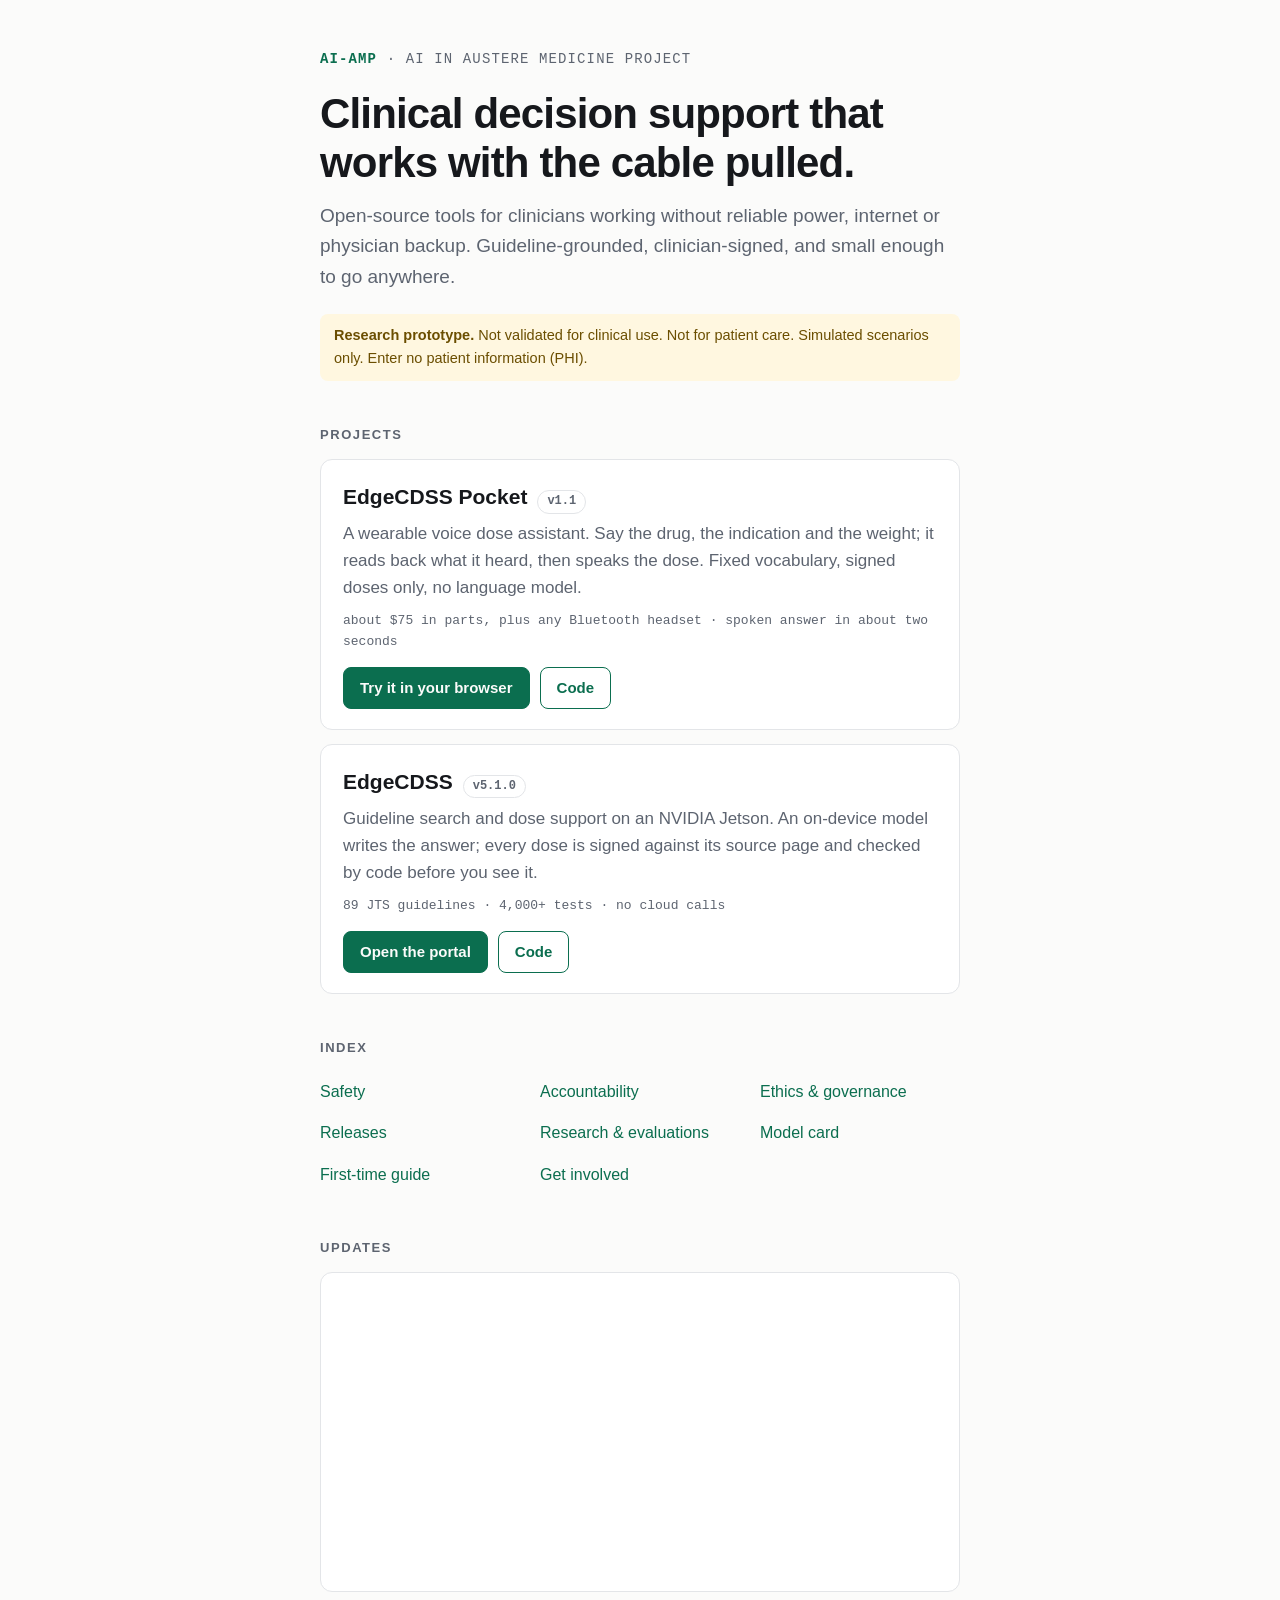
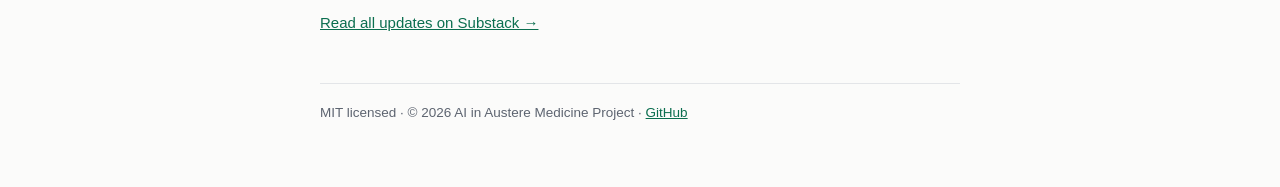
<file: web/index.html>
<!DOCTYPE html>
<html lang="en">
<head>
<meta charset="utf-8">
<meta name="viewport" content="width=device-width, initial-scale=1">
<title>AI-AMP · AI in Austere Medicine Project</title>
<meta name="description" content="Open-source clinical decision support that runs offline on hardware you can carry.">
<link rel="stylesheet" href="site.css">
</head>
<body>
<main>

  <div class="brand mono"><b>AI-AMP</b> · AI IN AUSTERE MEDICINE PROJECT</div>

  <h1>Clinical decision support that works with the cable pulled.</h1>
  <p class="lede">Open-source tools for clinicians working without reliable power, internet or physician backup. Guideline-grounded, clinician-signed, and small enough to go anywhere.</p>

  <div class="notice"><b>Research prototype.</b> Not validated for clinical use. Not for patient care. Simulated scenarios only. Enter no patient information (PHI).</div>

  <h2>Projects</h2>

  <div class="card">
    <h3>EdgeCDSS Pocket <a class="tag mono" href="https://github.com/AI-in-Austere-Medicine-Project/edgecdss-pocket/releases/tag/v1.1">v1.1</a></h3>
    <p>A wearable voice dose assistant. Say the drug, the indication and the weight; it reads back what it heard, then speaks the dose. Fixed vocabulary, signed doses only, no language model.</p>
    <div class="meta mono">about $75 in parts, plus any Bluetooth headset · spoken answer in about two seconds</div>
    <div class="links">
      <a class="btn primary" href="https://cdss.arcanekg.com/pocket">Try it in your browser</a>
      <a class="btn" href="https://github.com/AI-in-Austere-Medicine-Project/edgecdss-pocket/blob/main/README.md">Code</a>
    </div>
  </div>

  <div class="card">
    <h3>EdgeCDSS <a class="tag mono" href="https://github.com/AI-in-Austere-Medicine-Project/pi-cloud-cdss/releases/tag/v5.1.0">v5.1.0</a></h3>
    <p>Guideline search and dose support on an NVIDIA Jetson. An on-device model writes the answer; every dose is signed against its source page and checked by code before you see it.</p>
    <div class="meta mono">89 JTS guidelines · 4,000+ tests · no cloud calls</div>
    <div class="links">
      <a class="btn primary" href="https://cdss.arcanekg.com">Open the portal</a>
      <a class="btn" href="https://github.com/AI-in-Austere-Medicine-Project/pi-cloud-cdss/blob/main/README.md">Code</a>
    </div>
  </div>

  <h2>Index</h2>
  <nav class="index">
    <a href="https://github.com/AI-in-Austere-Medicine-Project/pi-cloud-cdss/blob/main/SAFETY.md">Safety</a>
    <a href="https://github.com/AI-in-Austere-Medicine-Project/pi-cloud-cdss/blob/main/docs/INCIDENT_RESPONSE.md">Accountability</a>
    <a href="ethics-governance.html">Ethics &amp; governance</a>
    <a href="https://github.com/AI-in-Austere-Medicine-Project/pi-cloud-cdss/releases">Releases</a>
    <a href="https://github.com/AI-in-Austere-Medicine-Project/pi-cloud-cdss/tree/main/docs">Research &amp; evaluations</a>
    <a href="https://huggingface.co/akaclinicalco/edgecdss-v3-research">Model card</a>
    <a href="https://github.com/AI-in-Austere-Medicine-Project/pi-cloud-cdss/blob/main/START-HERE/FIRST_TIME_GUIDE.md">First-time guide</a>
    <a href="https://github.com/orgs/AI-in-Austere-Medicine-Project/discussions">Get involved</a>
  </nav>

  <h2>Updates</h2>
  <iframe src="https://aiamp.substack.com/embed" title="Subscribe to AI-AMP updates on Substack" scrolling="no"></iframe>
  <p style="font-size:15px;margin:10px 0 0"><a href="https://aiamp.substack.com/archive">Read all updates on Substack →</a></p>

  <footer>
    MIT licensed · © 2026 AI in Austere Medicine Project ·
    <a href="https://github.com/AI-in-Austere-Medicine-Project">GitHub</a>
  </footer>

</main>
</body>
</html>
</file>
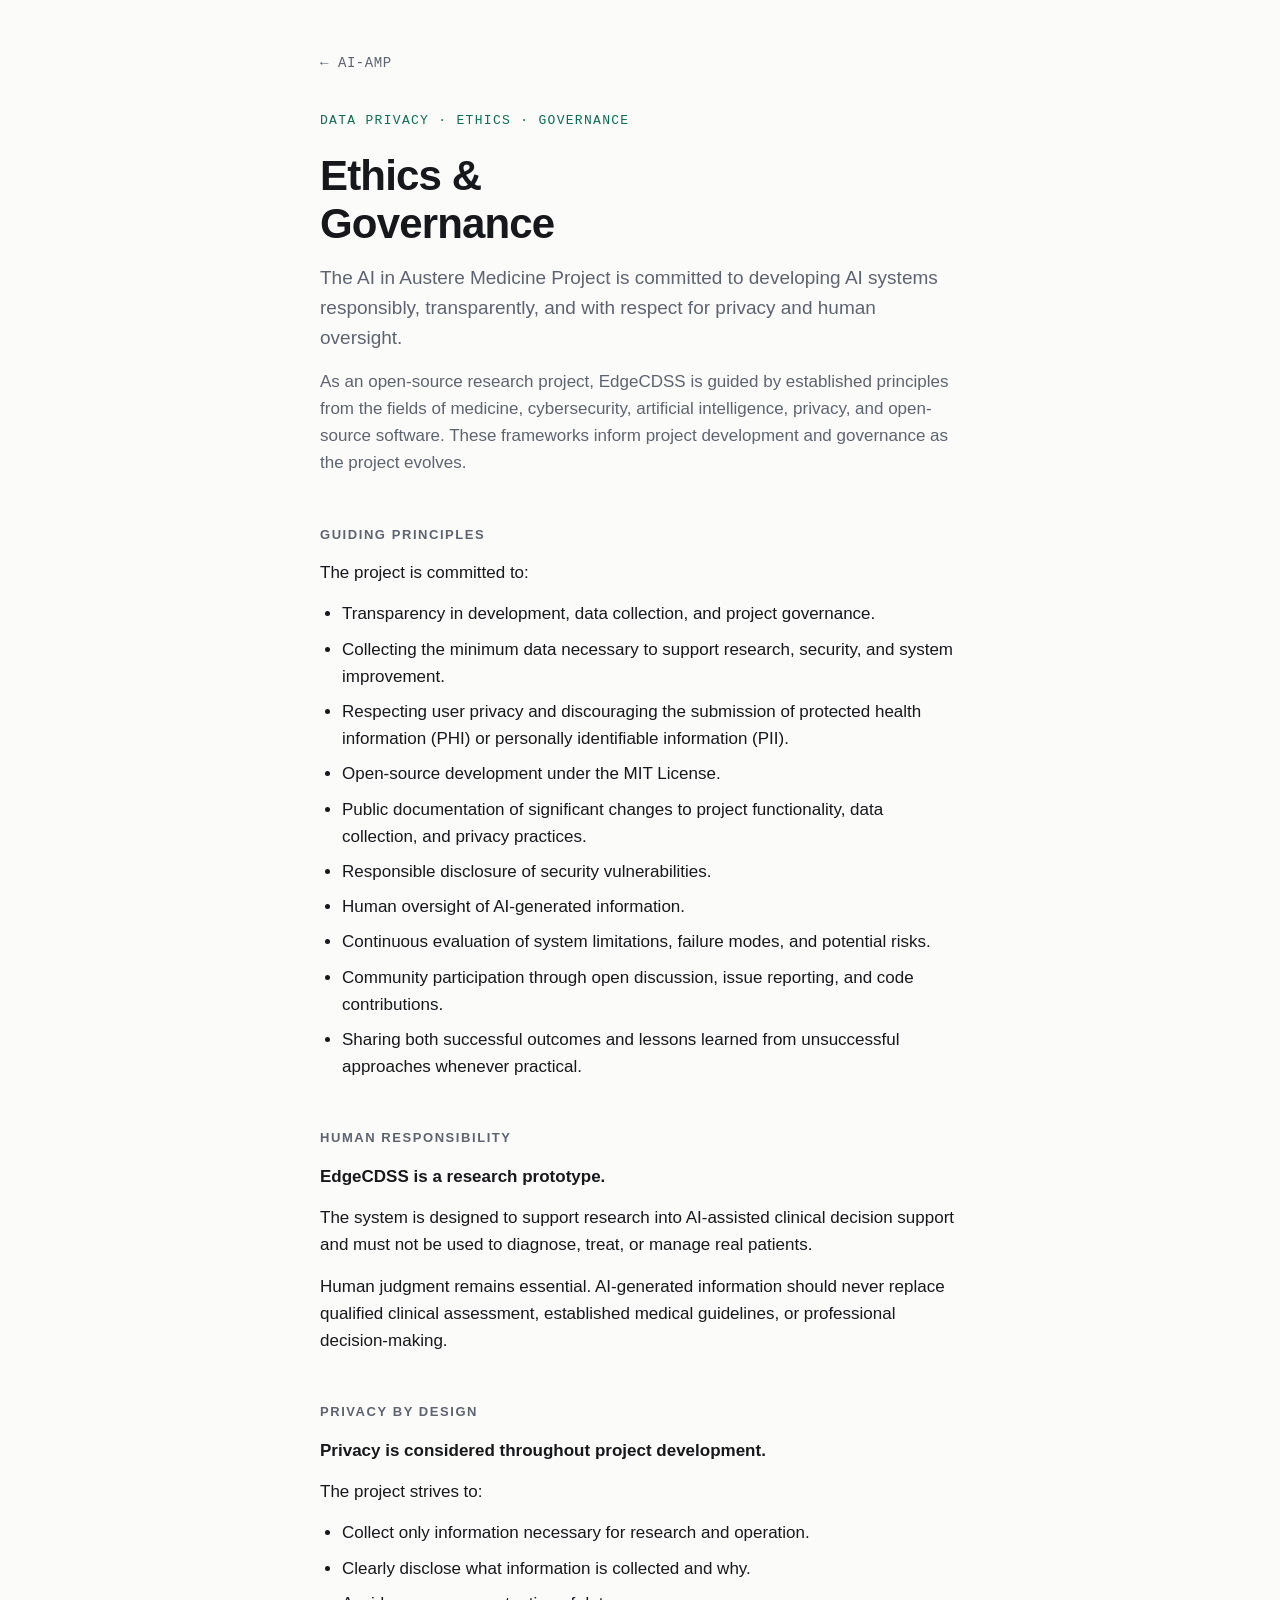
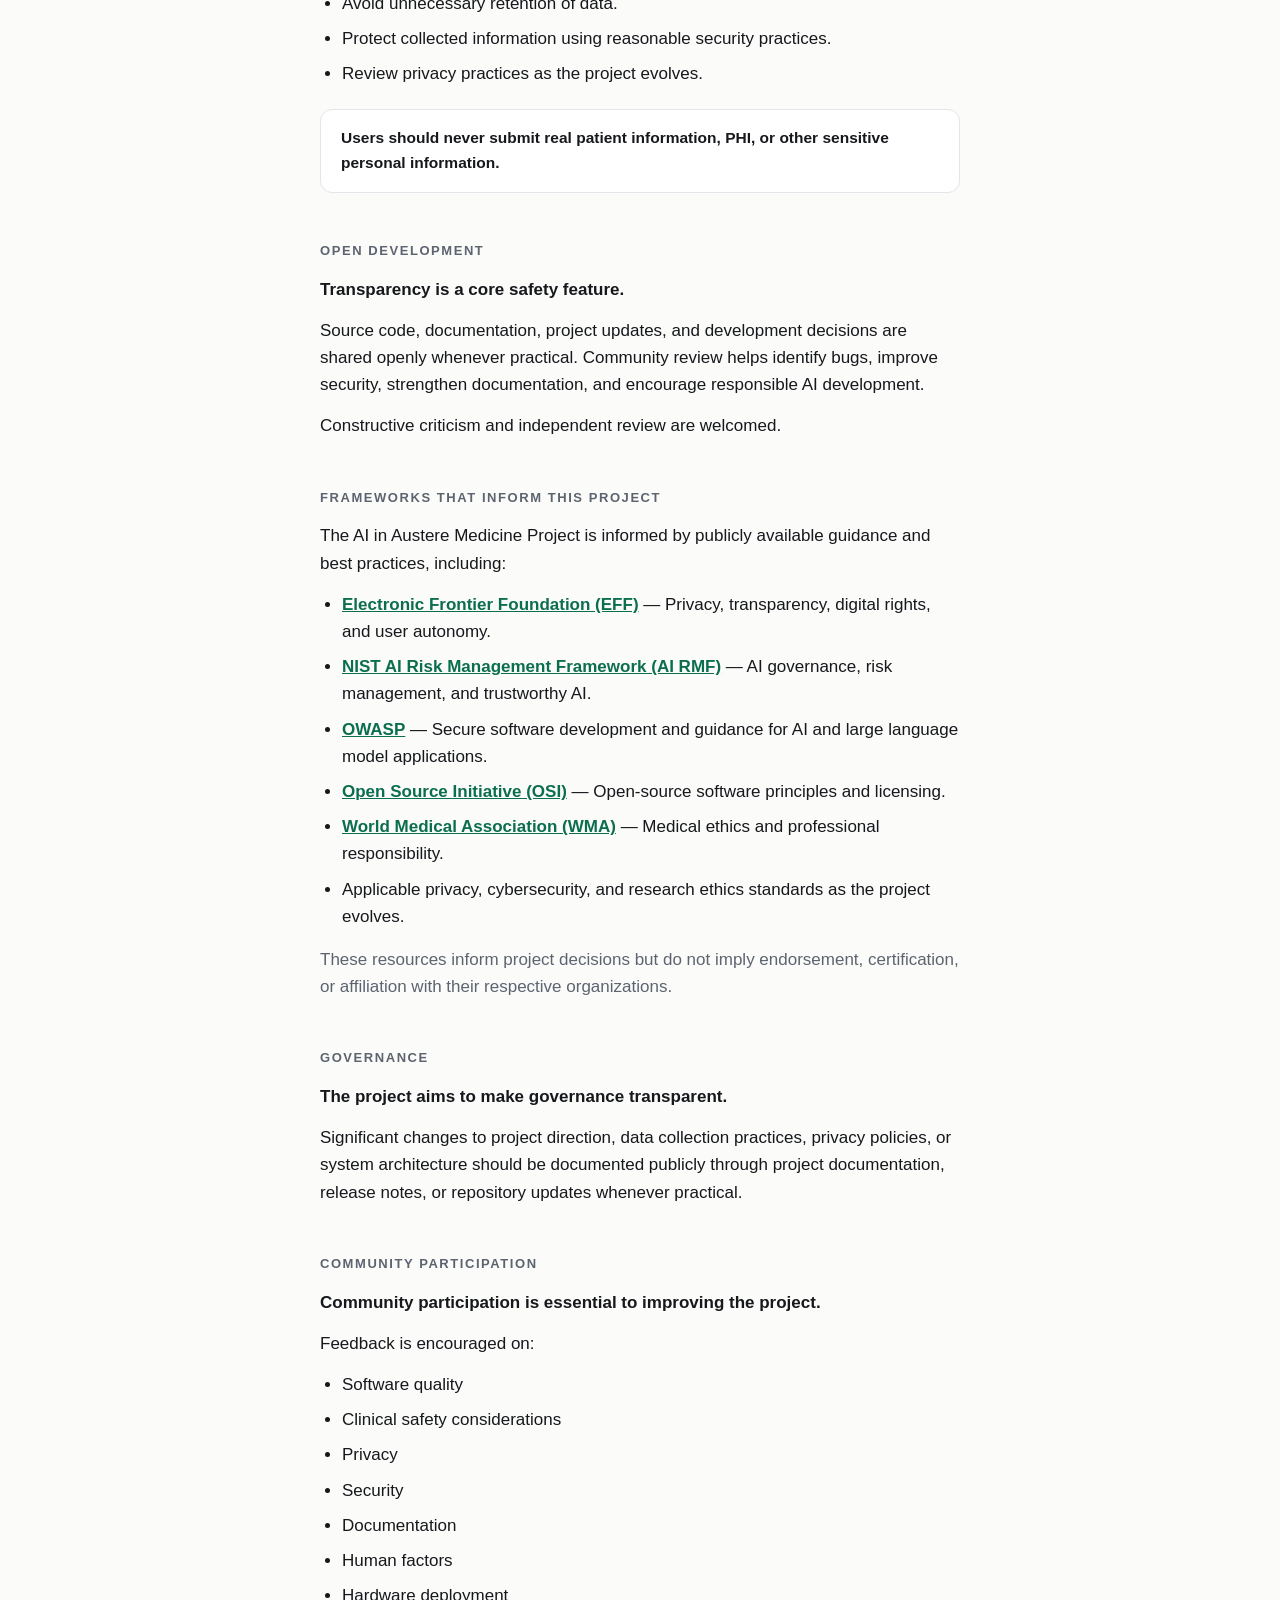
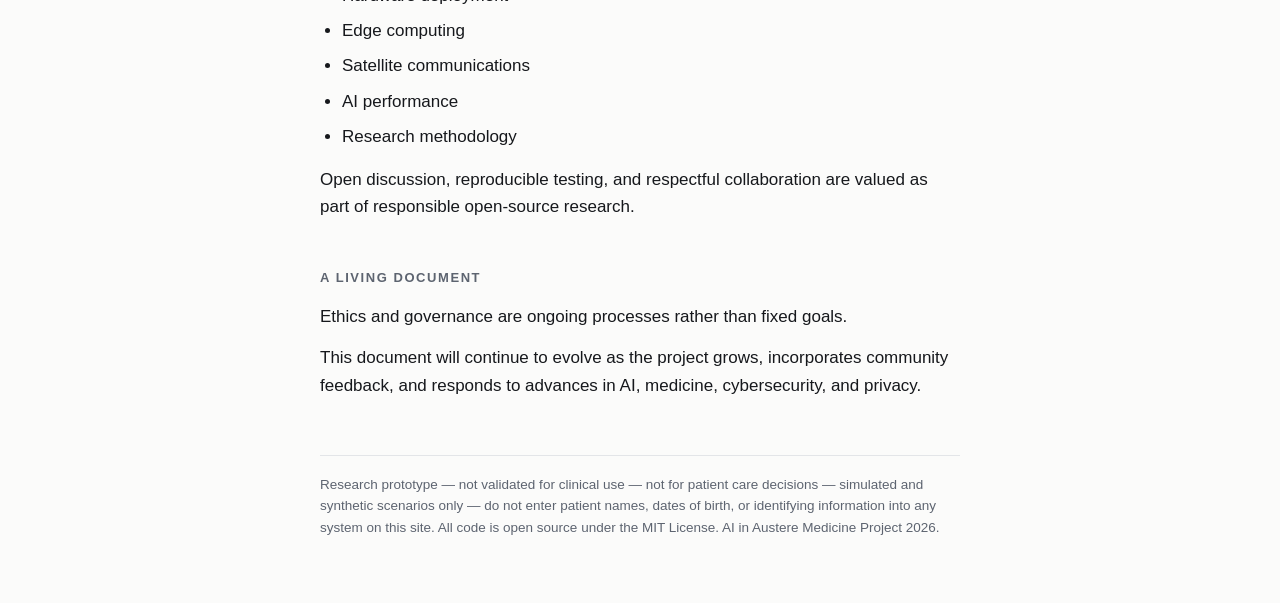
<file: web/ethics-governance.html>
<!DOCTYPE html>
<html lang="en">
<head>
<meta charset="UTF-8">
<meta name="viewport" content="width=device-width, initial-scale=1.0">
<title>Ethics &amp; Governance | AI in Austere Medicine Project</title>
<link rel="stylesheet" href="site.css">
</head>
<body>
<div class="wrap">
  <a class="back" href="index.html">← AI-AMP</a>

  <div class="kicker">Data Privacy · Ethics · Governance</div>
  <h1>Ethics &amp;<br>Governance</h1>
  <p class="lede">The AI in Austere Medicine Project is committed to developing AI systems responsibly, transparently, and with respect for privacy and human oversight.</p>
  <p class="lede-sub">As an open-source research project, EdgeCDSS is guided by established principles from the fields of medicine, cybersecurity, artificial intelligence, privacy, and open-source software. These frameworks inform project development and governance as the project evolves.</p>

  <h2>Guiding Principles</h2>
  <p>The project is committed to:</p>
  <ul>
    <li>Transparency in development, data collection, and project governance.</li>
    <li>Collecting the minimum data necessary to support research, security, and system improvement.</li>
    <li>Respecting user privacy and discouraging the submission of protected health information (PHI) or personally identifiable information (PII).</li>
    <li>Open-source development under the MIT License.</li>
    <li>Public documentation of significant changes to project functionality, data collection, and privacy practices.</li>
    <li>Responsible disclosure of security vulnerabilities.</li>
    <li>Human oversight of AI-generated information.</li>
    <li>Continuous evaluation of system limitations, failure modes, and potential risks.</li>
    <li>Community participation through open discussion, issue reporting, and code contributions.</li>
    <li>Sharing both successful outcomes and lessons learned from unsuccessful approaches whenever practical.</li>
  </ul>

  <h2>Human Responsibility</h2>
  <p class="em">EdgeCDSS is a research prototype.</p>
  <p>The system is designed to support research into AI-assisted clinical decision support and must not be used to diagnose, treat, or manage real patients.</p>
  <p>Human judgment remains essential. AI-generated information should never replace qualified clinical assessment, established medical guidelines, or professional decision-making.</p>

  <h2>Privacy by Design</h2>
  <p class="em">Privacy is considered throughout project development.</p>
  <p>The project strives to:</p>
  <ul>
    <li>Collect only information necessary for research and operation.</li>
    <li>Clearly disclose what information is collected and why.</li>
    <li>Avoid unnecessary retention of data.</li>
    <li>Protect collected information using reasonable security practices.</li>
    <li>Review privacy practices as the project evolves.</li>
  </ul>
  <div class="callout"><strong>Users should never submit real patient information, PHI, or other sensitive personal information.</strong></div>

  <h2>Open Development</h2>
  <p class="em">Transparency is a core safety feature.</p>
  <p>Source code, documentation, project updates, and development decisions are shared openly whenever practical. Community review helps identify bugs, improve security, strengthen documentation, and encourage responsible AI development.</p>
  <p>Constructive criticism and independent review are welcomed.</p>

  <h2>Frameworks That Inform This Project</h2>
  <p>The AI in Austere Medicine Project is informed by publicly available guidance and best practices, including:</p>
  <ul>
    <li><strong><a href="https://www.eff.org" target="_blank" rel="noopener">Electronic Frontier Foundation (EFF)</a></strong> — Privacy, transparency, digital rights, and user autonomy.</li>
    <li><strong><a href="https://www.nist.gov/itl/ai-risk-management-framework" target="_blank" rel="noopener">NIST AI Risk Management Framework (AI RMF)</a></strong> — AI governance, risk management, and trustworthy AI.</li>
    <li><strong><a href="https://owasp.org" target="_blank" rel="noopener">OWASP</a></strong> — Secure software development and guidance for AI and large language model applications.</li>
    <li><strong><a href="https://opensource.org" target="_blank" rel="noopener">Open Source Initiative (OSI)</a></strong> — Open-source software principles and licensing.</li>
    <li><strong><a href="https://www.wma.net" target="_blank" rel="noopener">World Medical Association (WMA)</a></strong> — Medical ethics and professional responsibility.</li>
    <li>Applicable privacy, cybersecurity, and research ethics standards as the project evolves.</li>
  </ul>
  <p class="muted">These resources inform project decisions but do not imply endorsement, certification, or affiliation with their respective organizations.</p>

  <h2>Governance</h2>
  <p class="em">The project aims to make governance transparent.</p>
  <p>Significant changes to project direction, data collection practices, privacy policies, or system architecture should be documented publicly through project documentation, release notes, or repository updates whenever practical.</p>

  <h2>Community Participation</h2>
  <p class="em">Community participation is essential to improving the project.</p>
  <p>Feedback is encouraged on:</p>
  <ul>
    <li>Software quality</li>
    <li>Clinical safety considerations</li>
    <li>Privacy</li>
    <li>Security</li>
    <li>Documentation</li>
    <li>Human factors</li>
    <li>Hardware deployment</li>
    <li>Edge computing</li>
    <li>Satellite communications</li>
    <li>AI performance</li>
    <li>Research methodology</li>
  </ul>
  <p>Open discussion, reproducible testing, and respectful collaboration are valued as part of responsible open-source research.</p>

  <h2>A Living Document</h2>
  <p>Ethics and governance are ongoing processes rather than fixed goals.</p>
  <p>This document will continue to evolve as the project grows, incorporates community feedback, and responds to advances in AI, medicine, cybersecurity, and privacy.</p>

  <div class="disclaimer">
    Research prototype — not validated for clinical use — not for patient care decisions — simulated and synthetic scenarios only — do not enter patient names, dates of birth, or identifying information into any system on this site. All code is open source under the MIT License. AI in Austere Medicine Project 2026.
  </div>
</div>
</body>
</html>
</file>
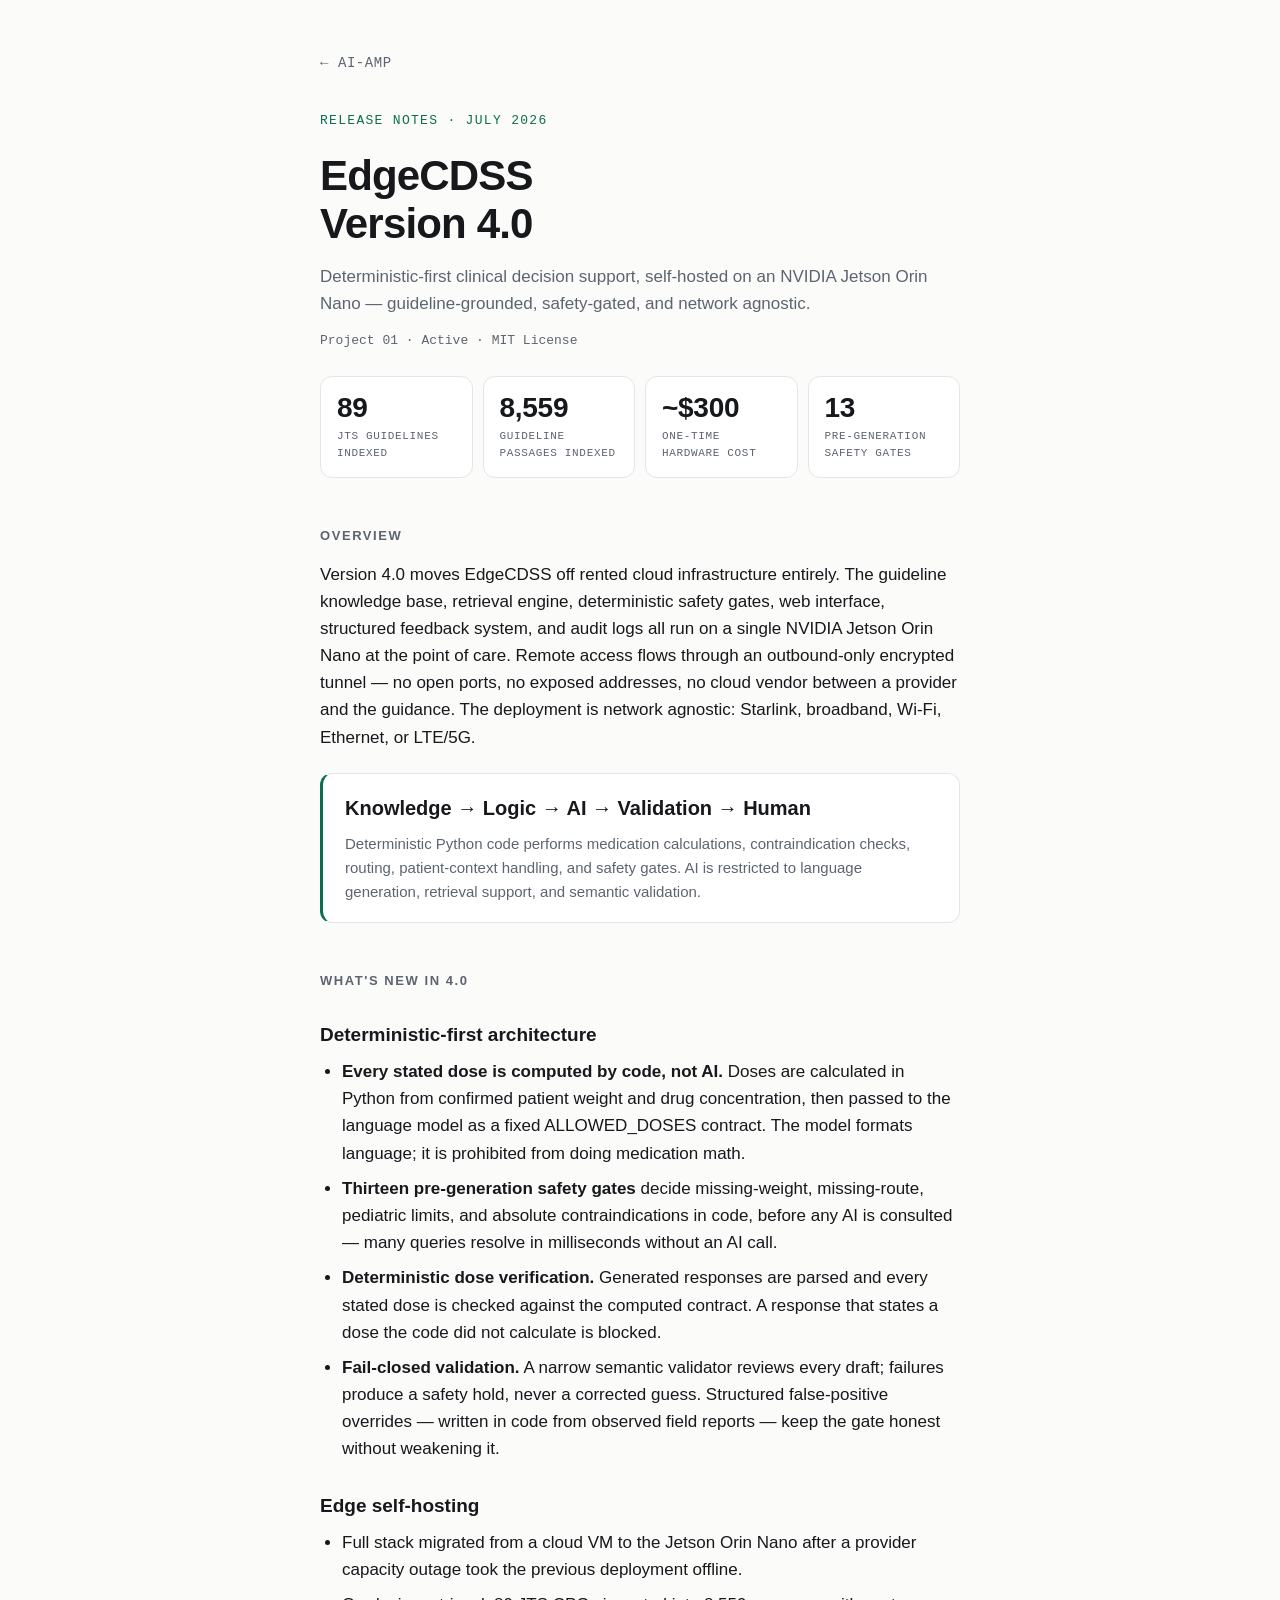
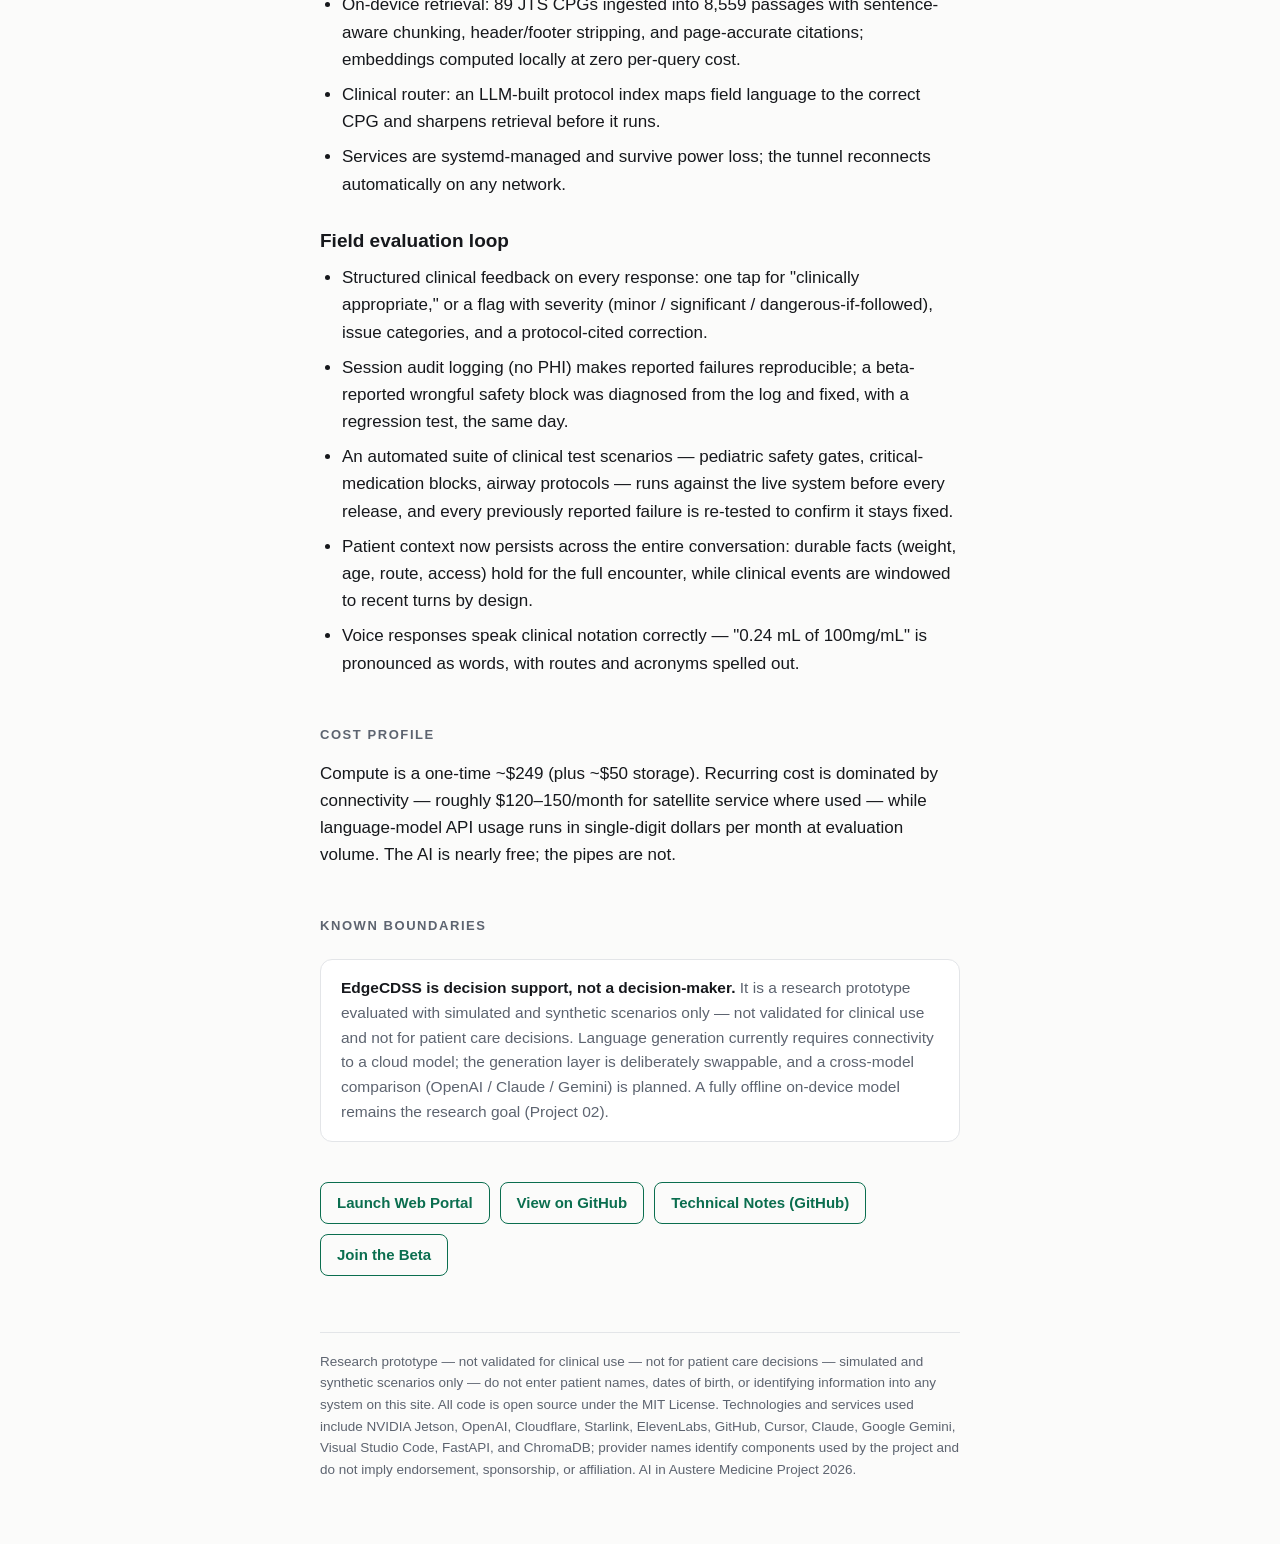
<file: web/release-notes-4.0.html>
<!DOCTYPE html>
<html lang="en">
<head>
<meta charset="UTF-8">
<meta name="viewport" content="width=device-width, initial-scale=1.0">
<title>EdgeCDSS 4.0 — Release Notes | AI in Austere Medicine Project</title>
<link rel="stylesheet" href="site.css">
</head>
<body>
<div class="wrap">
  <a class="back" href="index.html">← AI-AMP</a>

  <div class="kicker">Release Notes · July 2026</div>
  <h1>EdgeCDSS<br>Version 4.0</h1>
  <p class="sub">Deterministic-first clinical decision support, self-hosted on an NVIDIA Jetson Orin Nano — guideline-grounded, safety-gated, and network agnostic.</p>
  <div class="meta">Project 01 · Active · MIT License</div>

  <div class="statgrid">
    <div class="stat"><b>89</b><small>JTS Guidelines Indexed</small></div>
    <div class="stat"><b>8,559</b><small>Guideline Passages Indexed</small></div>
    <div class="stat"><b>~$300</b><small>One-Time Hardware Cost</small></div>
    <div class="stat"><b>13</b><small>Pre-Generation Safety Gates</small></div>
  </div>

  <h2>Overview</h2>
  <p>Version 4.0 moves EdgeCDSS off rented cloud infrastructure entirely. The guideline knowledge base, retrieval engine, deterministic safety gates, web interface, structured feedback system, and audit logs all run on a single NVIDIA Jetson Orin Nano at the point of care. Remote access flows through an outbound-only encrypted tunnel — no open ports, no exposed addresses, no cloud vendor between a provider and the guidance. The deployment is network agnostic: Starlink, broadband, Wi-Fi, Ethernet, or LTE/5G.</p>

  <div class="pipeline">
    <div class="flow">Knowledge → Logic → AI → Validation → Human</div>
    <p>Deterministic Python code performs medication calculations, contraindication checks, routing, patient-context handling, and safety gates. AI is restricted to language generation, retrieval support, and semantic validation.</p>
  </div>

  <h2>What's new in 4.0</h2>

  <h3>Deterministic-first architecture</h3>
  <ul>
    <li><strong>Every stated dose is computed by code, not AI.</strong> Doses are calculated in Python from confirmed patient weight and drug concentration, then passed to the language model as a fixed ALLOWED_DOSES contract. The model formats language; it is prohibited from doing medication math.</li>
    <li><strong>Thirteen pre-generation safety gates</strong> decide missing-weight, missing-route, pediatric limits, and absolute contraindications in code, before any AI is consulted — many queries resolve in milliseconds without an AI call.</li>
    <li><strong>Deterministic dose verification.</strong> Generated responses are parsed and every stated dose is checked against the computed contract. A response that states a dose the code did not calculate is blocked.</li>
    <li><strong>Fail-closed validation.</strong> A narrow semantic validator reviews every draft; failures produce a safety hold, never a corrected guess. Structured false-positive overrides — written in code from observed field reports — keep the gate honest without weakening it.</li>
  </ul>

  <h3>Edge self-hosting</h3>
  <ul>
    <li>Full stack migrated from a cloud VM to the Jetson Orin Nano after a provider capacity outage took the previous deployment offline.</li>
    <li>On-device retrieval: 89 JTS CPGs ingested into 8,559 passages with sentence-aware chunking, header/footer stripping, and page-accurate citations; embeddings computed locally at zero per-query cost.</li>
    <li>Clinical router: an LLM-built protocol index maps field language to the correct CPG and sharpens retrieval before it runs.</li>
    <li>Services are systemd-managed and survive power loss; the tunnel reconnects automatically on any network.</li>
  </ul>

  <h3>Field evaluation loop</h3>
  <ul>
    <li>Structured clinical feedback on every response: one tap for "clinically appropriate," or a flag with severity (minor / significant / dangerous-if-followed), issue categories, and a protocol-cited correction.</li>
    <li>Session audit logging (no PHI) makes reported failures reproducible; a beta-reported wrongful safety block was diagnosed from the log and fixed, with a regression test, the same day.</li>
    <li>An automated suite of clinical test scenarios — pediatric safety gates, critical-medication blocks, airway protocols — runs against the live system before every release, and every previously reported failure is re-tested to confirm it stays fixed.</li>
    <li>Patient context now persists across the entire conversation: durable facts (weight, age, route, access) hold for the full encounter, while clinical events are windowed to recent turns by design.</li>
    <li>Voice responses speak clinical notation correctly — "0.24 mL of 100mg/mL" is pronounced as words, with routes and acronyms spelled out.</li>
  </ul>

  <h2>Cost profile</h2>
  <p>Compute is a one-time ~$249 (plus ~$50 storage). Recurring cost is dominated by connectivity — roughly $120–150/month for satellite service where used — while language-model API usage runs in single-digit dollars per month at evaluation volume. The AI is nearly free; the pipes are not.</p>

  <h2>Known boundaries</h2>
  <div class="callout">
    <strong>EdgeCDSS is decision support, not a decision-maker.</strong> It is a research prototype evaluated with simulated and synthetic scenarios only — not validated for clinical use and not for patient care decisions. Language generation currently requires connectivity to a cloud model; the generation layer is deliberately swappable, and a cross-model comparison (OpenAI / Claude / Gemini) is planned. A fully offline on-device model remains the research goal (Project 02).
  </div>

  <div class="links">
    <a class="btn" href="https://cdss.arcanekg.com" target="_blank" rel="noopener">Launch Web Portal</a>
    <a class="btn" href="https://github.com/AI-in-Austere-Medicine-Project/pi-cloud-cdss" target="_blank" rel="noopener">View on GitHub</a>
    <a class="btn" href="https://github.com/AI-in-Austere-Medicine-Project/pi-cloud-cdss/blob/main/docs/archive/v4/TECH_NOTES_v4.0.md" target="_blank" rel="noopener">Technical Notes (GitHub)</a>
    <a class="btn" href="index.html#signup">Join the Beta</a>
  </div>

  <div class="disclaimer">
    Research prototype — not validated for clinical use — not for patient care decisions — simulated and synthetic scenarios only — do not enter patient names, dates of birth, or identifying information into any system on this site. All code is open source under the MIT License. Technologies and services used include NVIDIA Jetson, OpenAI, Cloudflare, Starlink, ElevenLabs, GitHub, Cursor, Claude, Google Gemini, Visual Studio Code, FastAPI, and ChromaDB; provider names identify components used by the project and do not imply endorsement, sponsorship, or affiliation. AI in Austere Medicine Project 2026.
  </div>
</div>
</body>
</html>
</file>
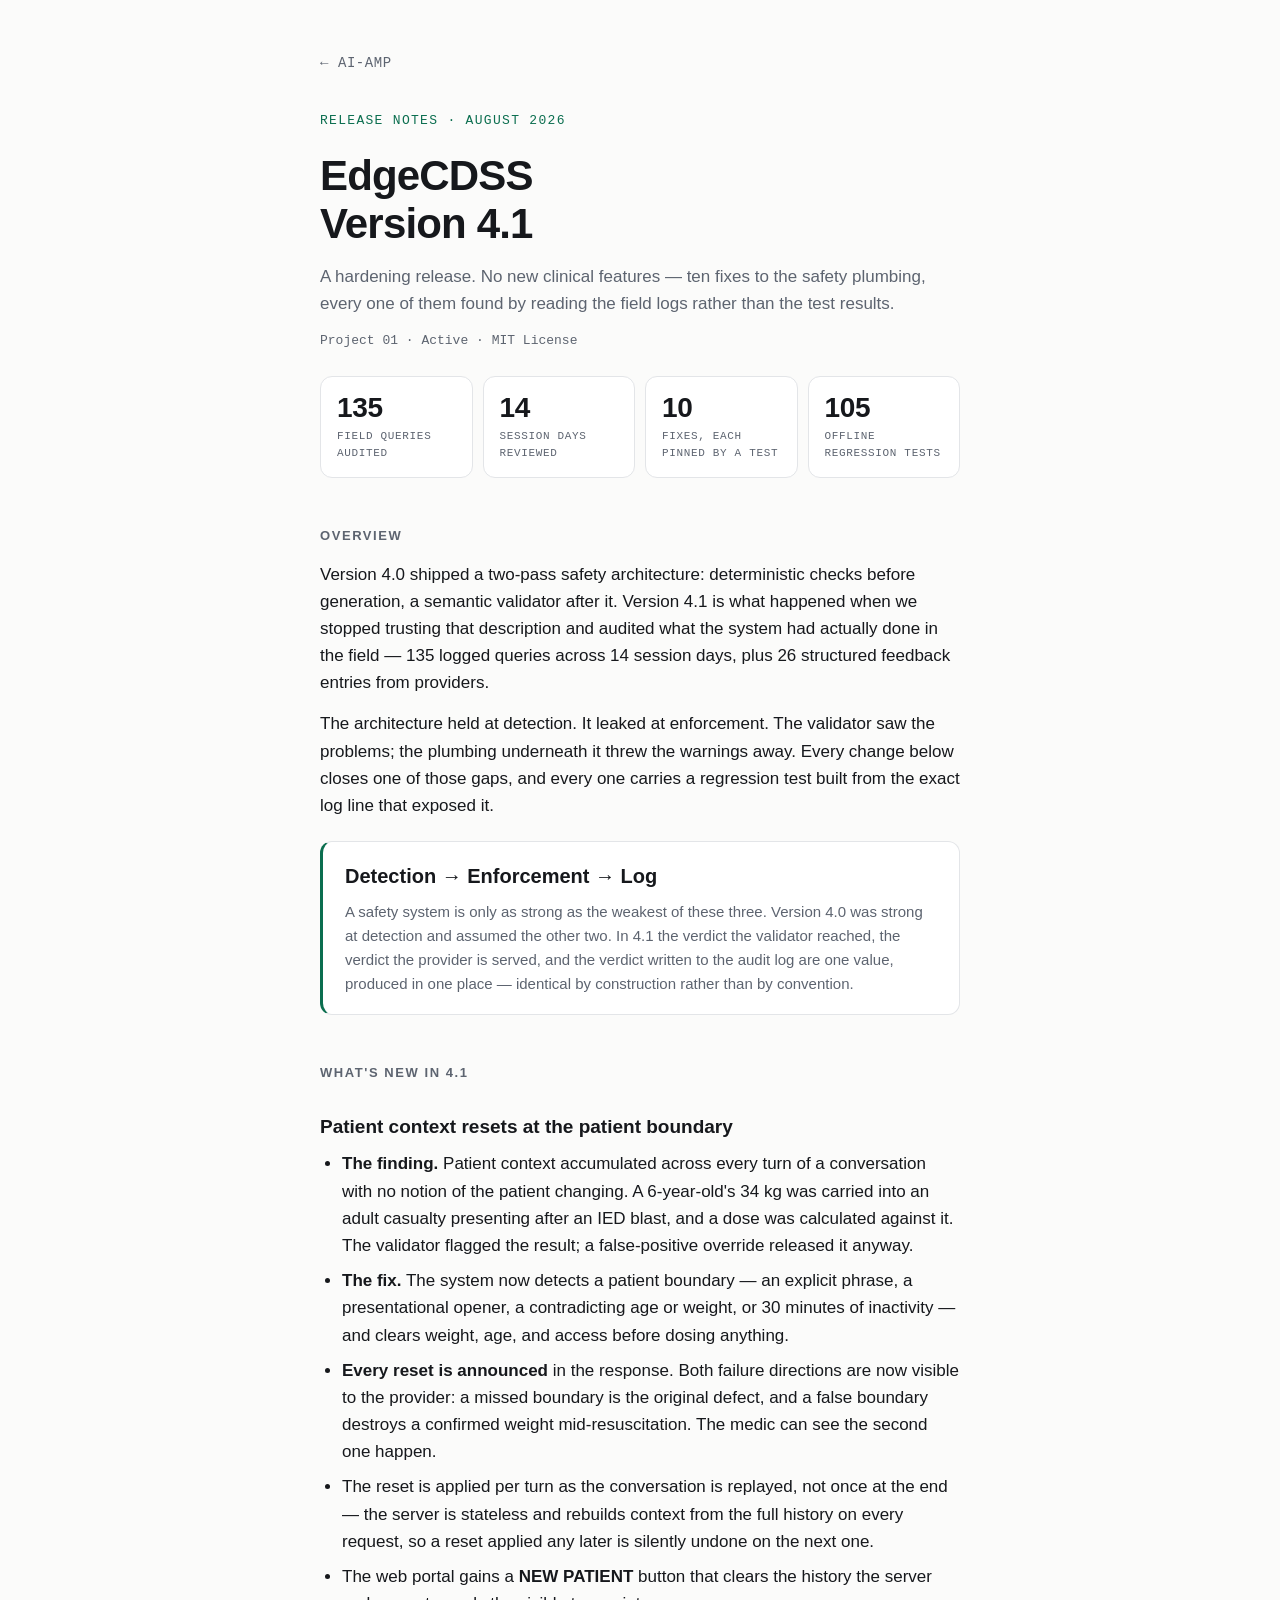
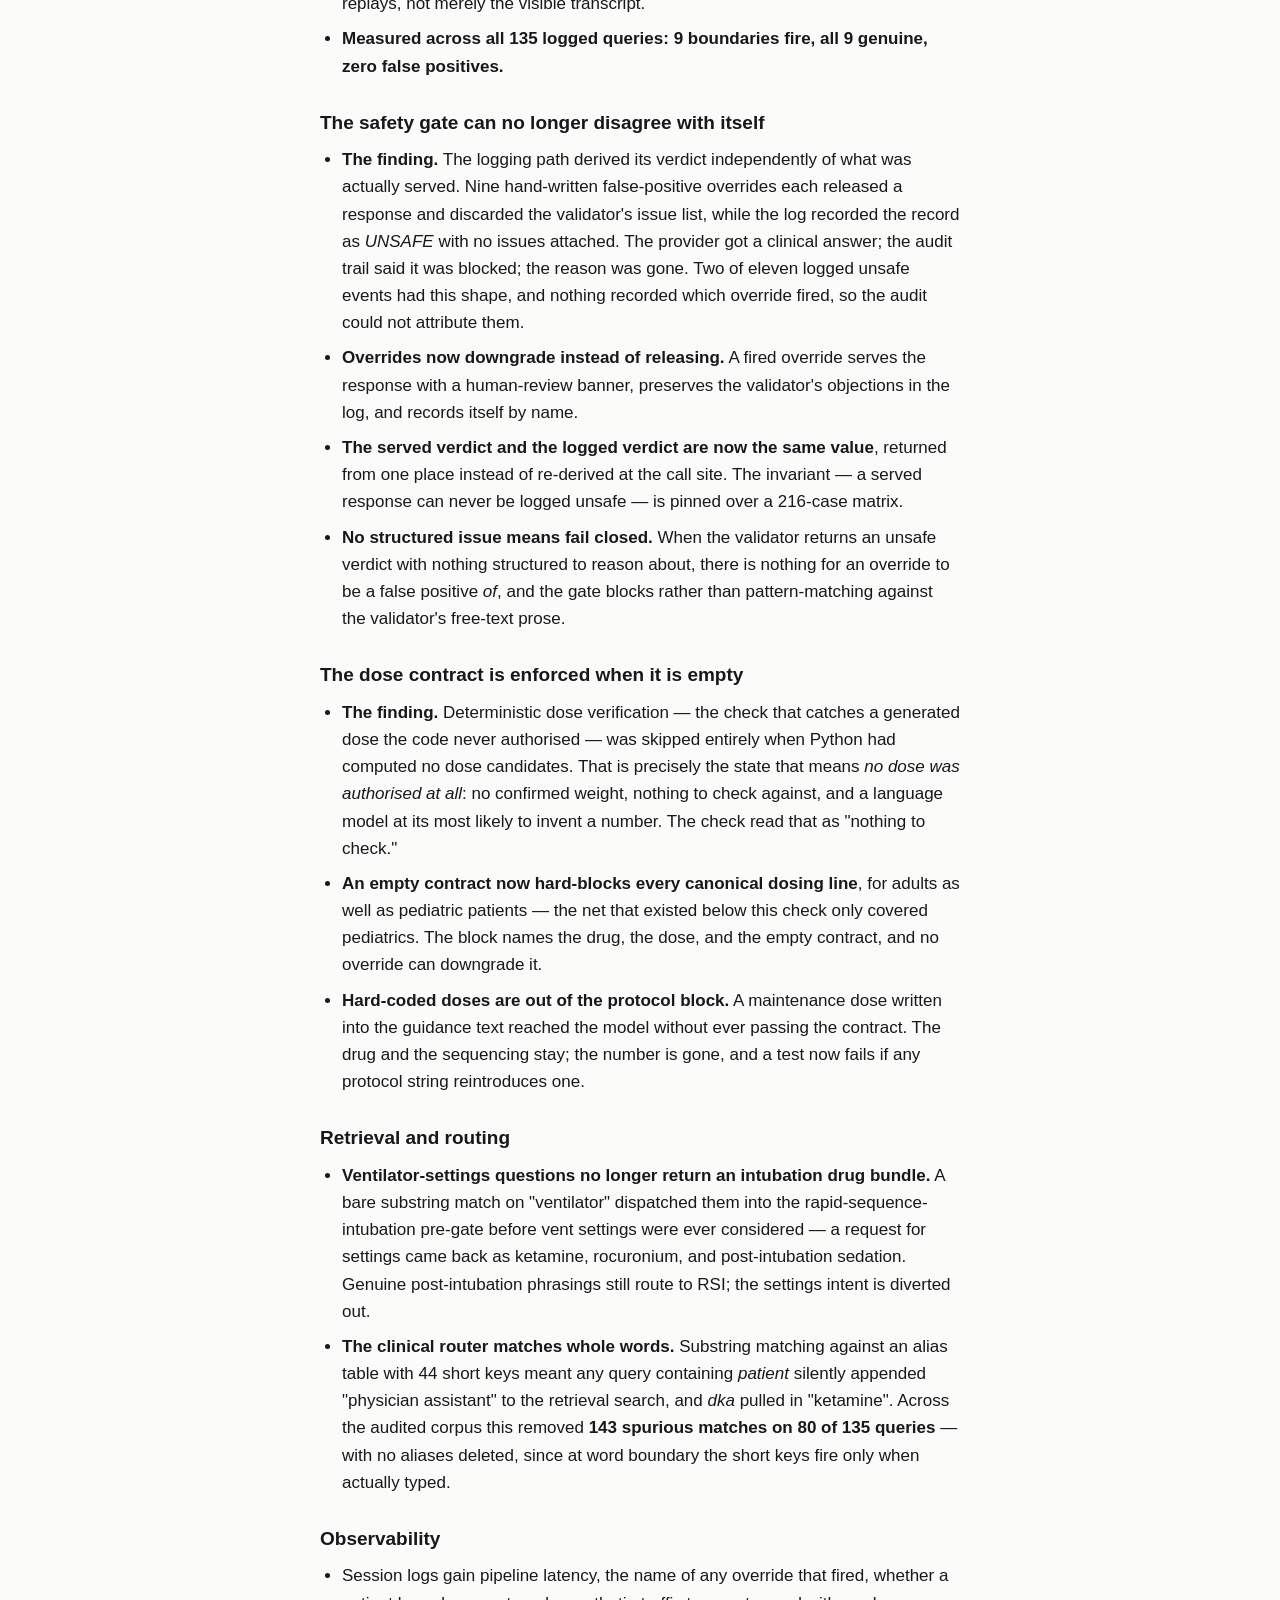
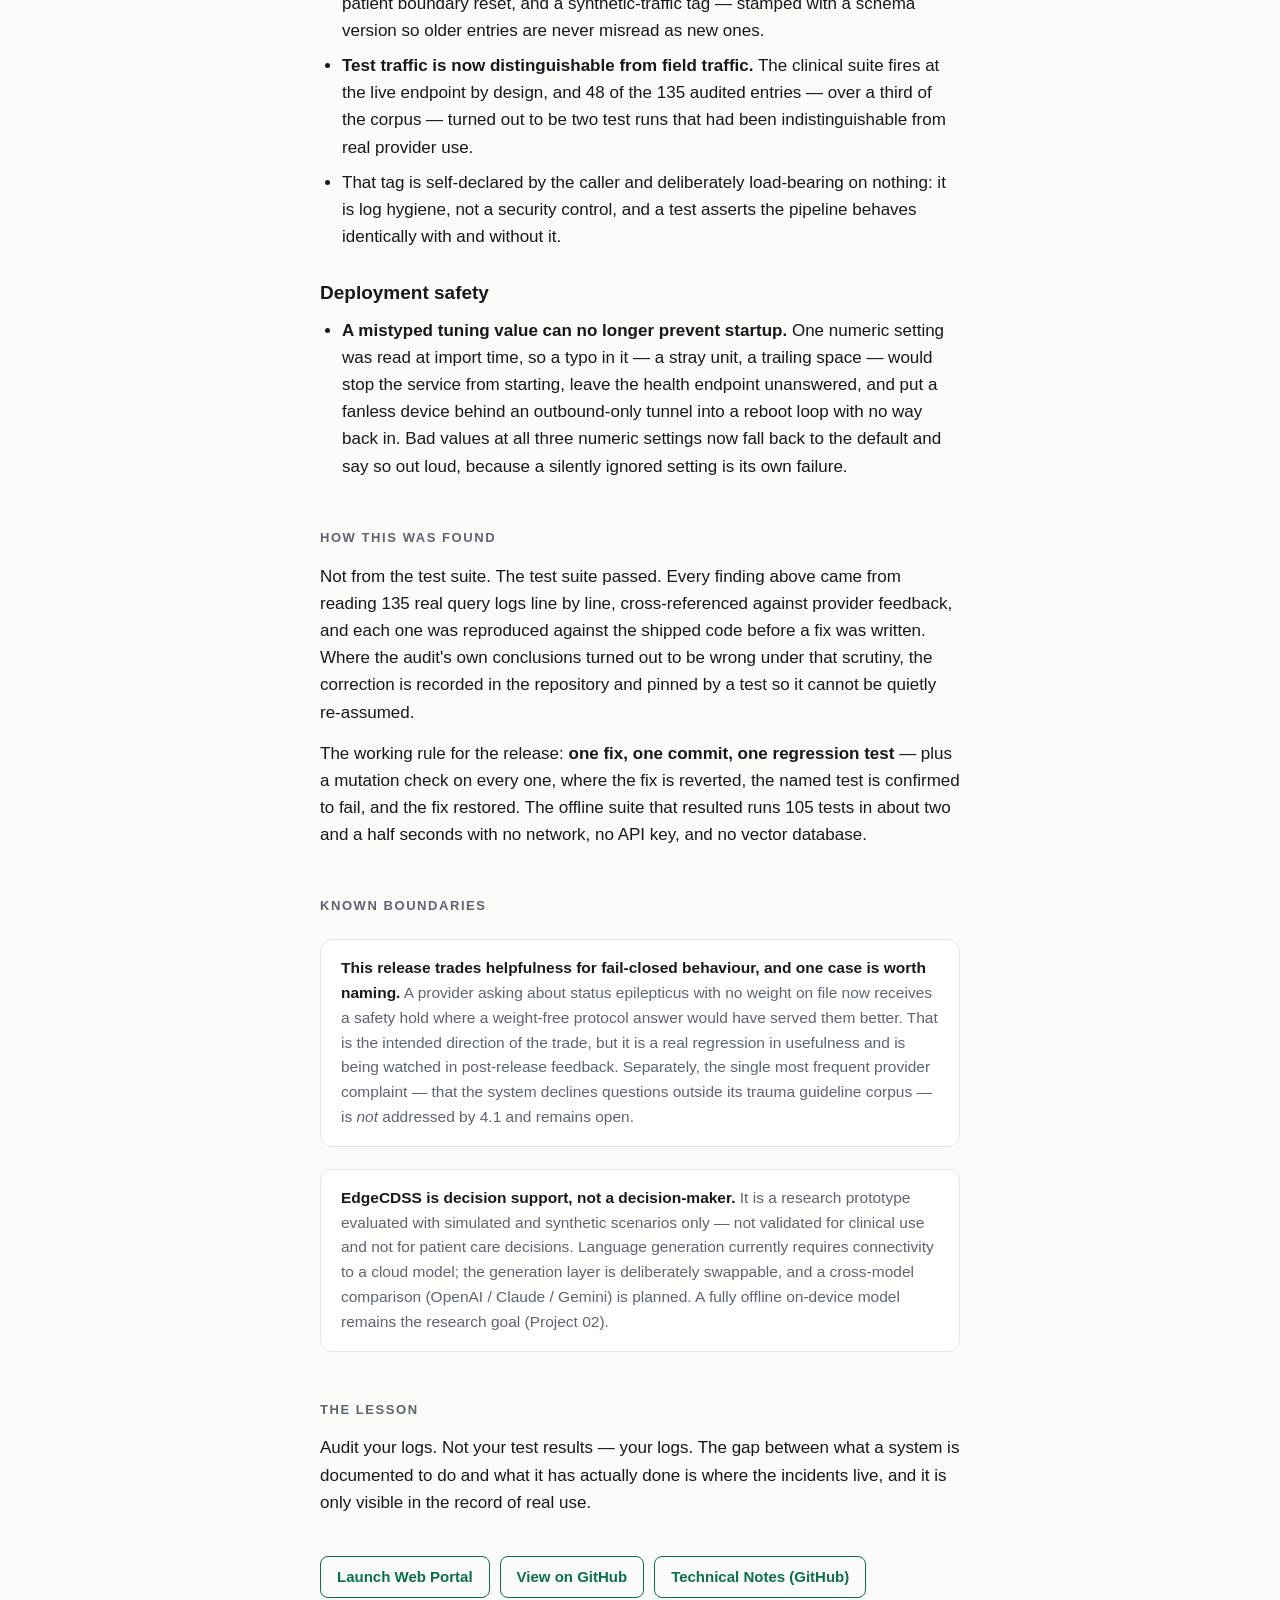
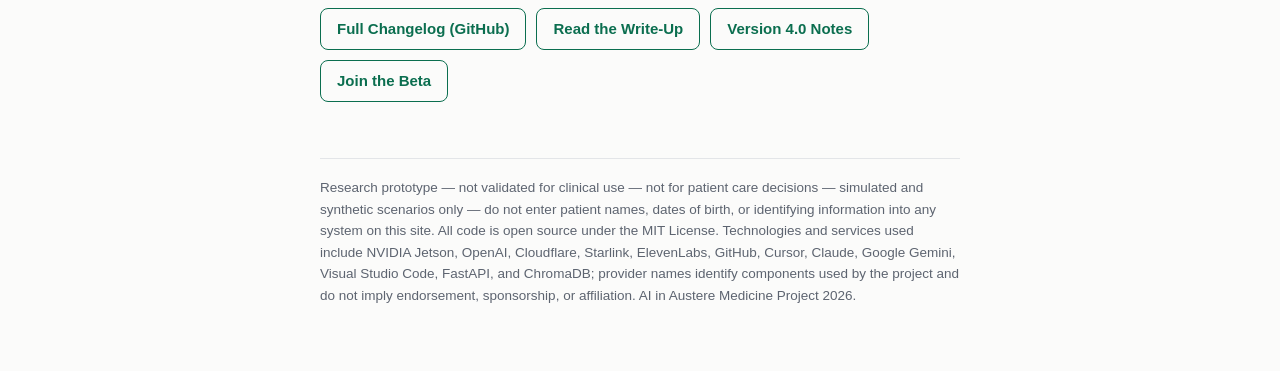
<file: web/release-notes-4.1.html>
<!DOCTYPE html>
<html lang="en">
<head>
<meta charset="UTF-8">
<meta name="viewport" content="width=device-width, initial-scale=1.0">
<title>EdgeCDSS 4.1 — Release Notes | AI in Austere Medicine Project</title>
<link rel="stylesheet" href="site.css">
</head>
<body>
<div class="wrap">
  <a class="back" href="index.html">← AI-AMP</a>

  <div class="kicker">Release Notes · August 2026</div>
  <h1>EdgeCDSS<br>Version 4.1</h1>
  <p class="sub">A hardening release. No new clinical features — ten fixes to the safety plumbing, every one of them found by reading the field logs rather than the test results.</p>
  <div class="meta">Project 01 · Active · MIT License</div>

  <div class="statgrid">
    <div class="stat"><b>135</b><small>Field Queries Audited</small></div>
    <div class="stat"><b>14</b><small>Session Days Reviewed</small></div>
    <div class="stat"><b>10</b><small>Fixes, Each Pinned By a Test</small></div>
    <div class="stat"><b>105</b><small>Offline Regression Tests</small></div>
  </div>

  <h2>Overview</h2>
  <p>Version 4.0 shipped a two-pass safety architecture: deterministic checks before generation, a semantic validator after it. Version 4.1 is what happened when we stopped trusting that description and audited what the system had actually done in the field — 135 logged queries across 14 session days, plus 26 structured feedback entries from providers.</p>
  <p>The architecture held at detection. It leaked at enforcement. The validator saw the problems; the plumbing underneath it threw the warnings away. Every change below closes one of those gaps, and every one carries a regression test built from the exact log line that exposed it.</p>

  <div class="pipeline">
    <div class="flow">Detection → Enforcement → Log</div>
    <p>A safety system is only as strong as the weakest of these three. Version 4.0 was strong at detection and assumed the other two. In 4.1 the verdict the validator reached, the verdict the provider is served, and the verdict written to the audit log are one value, produced in one place — identical by construction rather than by convention.</p>
  </div>

  <h2>What's new in 4.1</h2>

  <h3>Patient context resets at the patient boundary</h3>
  <ul>
    <li><strong>The finding.</strong> Patient context accumulated across every turn of a conversation with no notion of the patient changing. A 6-year-old's 34 kg was carried into an adult casualty presenting after an IED blast, and a dose was calculated against it. The validator flagged the result; a false-positive override released it anyway.</li>
    <li><strong>The fix.</strong> The system now detects a patient boundary — an explicit phrase, a presentational opener, a contradicting age or weight, or 30 minutes of inactivity — and clears weight, age, and access before dosing anything.</li>
    <li><strong>Every reset is announced</strong> in the response. Both failure directions are now visible to the provider: a missed boundary is the original defect, and a false boundary destroys a confirmed weight mid-resuscitation. The medic can see the second one happen.</li>
    <li>The reset is applied per turn as the conversation is replayed, not once at the end — the server is stateless and rebuilds context from the full history on every request, so a reset applied any later is silently undone on the next one.</li>
    <li>The web portal gains a <strong>NEW PATIENT</strong> button that clears the history the server replays, not merely the visible transcript.</li>
    <li><strong>Measured across all 135 logged queries: 9 boundaries fire, all 9 genuine, zero false positives.</strong></li>
  </ul>

  <h3>The safety gate can no longer disagree with itself</h3>
  <ul>
    <li><strong>The finding.</strong> The logging path derived its verdict independently of what was actually served. Nine hand-written false-positive overrides each released a response and discarded the validator's issue list, while the log recorded the record as <em>UNSAFE</em> with no issues attached. The provider got a clinical answer; the audit trail said it was blocked; the reason was gone. Two of eleven logged unsafe events had this shape, and nothing recorded which override fired, so the audit could not attribute them.</li>
    <li><strong>Overrides now downgrade instead of releasing.</strong> A fired override serves the response with a human-review banner, preserves the validator's objections in the log, and records itself by name.</li>
    <li><strong>The served verdict and the logged verdict are now the same value</strong>, returned from one place instead of re-derived at the call site. The invariant — a served response can never be logged unsafe — is pinned over a 216-case matrix.</li>
    <li><strong>No structured issue means fail closed.</strong> When the validator returns an unsafe verdict with nothing structured to reason about, there is nothing for an override to be a false positive <em>of</em>, and the gate blocks rather than pattern-matching against the validator's free-text prose.</li>
  </ul>

  <h3>The dose contract is enforced when it is empty</h3>
  <ul>
    <li><strong>The finding.</strong> Deterministic dose verification — the check that catches a generated dose the code never authorised — was skipped entirely when Python had computed no dose candidates. That is precisely the state that means <em>no dose was authorised at all</em>: no confirmed weight, nothing to check against, and a language model at its most likely to invent a number. The check read that as "nothing to check."</li>
    <li><strong>An empty contract now hard-blocks every canonical dosing line</strong>, for adults as well as pediatric patients — the net that existed below this check only covered pediatrics. The block names the drug, the dose, and the empty contract, and no override can downgrade it.</li>
    <li><strong>Hard-coded doses are out of the protocol block.</strong> A maintenance dose written into the guidance text reached the model without ever passing the contract. The drug and the sequencing stay; the number is gone, and a test now fails if any protocol string reintroduces one.</li>
  </ul>

  <h3>Retrieval and routing</h3>
  <ul>
    <li><strong>Ventilator-settings questions no longer return an intubation drug bundle.</strong> A bare substring match on "ventilator" dispatched them into the rapid-sequence-intubation pre-gate before vent settings were ever considered — a request for settings came back as ketamine, rocuronium, and post-intubation sedation. Genuine post-intubation phrasings still route to RSI; the settings intent is diverted out.</li>
    <li><strong>The clinical router matches whole words.</strong> Substring matching against an alias table with 44 short keys meant any query containing <em>patient</em> silently appended "physician assistant" to the retrieval search, and <em>dka</em> pulled in "ketamine". Across the audited corpus this removed <strong>143 spurious matches on 80 of 135 queries</strong> — with no aliases deleted, since at word boundary the short keys fire only when actually typed.</li>
  </ul>

  <h3>Observability</h3>
  <ul>
    <li>Session logs gain pipeline latency, the name of any override that fired, whether a patient boundary reset, and a synthetic-traffic tag — stamped with a schema version so older entries are never misread as new ones.</li>
    <li><strong>Test traffic is now distinguishable from field traffic.</strong> The clinical suite fires at the live endpoint by design, and 48 of the 135 audited entries — over a third of the corpus — turned out to be two test runs that had been indistinguishable from real provider use.</li>
    <li>That tag is self-declared by the caller and deliberately load-bearing on nothing: it is log hygiene, not a security control, and a test asserts the pipeline behaves identically with and without it.</li>
  </ul>

  <h3>Deployment safety</h3>
  <ul>
    <li><strong>A mistyped tuning value can no longer prevent startup.</strong> One numeric setting was read at import time, so a typo in it — a stray unit, a trailing space — would stop the service from starting, leave the health endpoint unanswered, and put a fanless device behind an outbound-only tunnel into a reboot loop with no way back in. Bad values at all three numeric settings now fall back to the default and say so out loud, because a silently ignored setting is its own failure.</li>
  </ul>

  <h2>How this was found</h2>
  <p>Not from the test suite. The test suite passed. Every finding above came from reading 135 real query logs line by line, cross-referenced against provider feedback, and each one was reproduced against the shipped code before a fix was written. Where the audit's own conclusions turned out to be wrong under that scrutiny, the correction is recorded in the repository and pinned by a test so it cannot be quietly re-assumed.</p>
  <p>The working rule for the release: <strong>one fix, one commit, one regression test</strong> — plus a mutation check on every one, where the fix is reverted, the named test is confirmed to fail, and the fix restored. The offline suite that resulted runs 105 tests in about two and a half seconds with no network, no API key, and no vector database.</p>

  <h2>Known boundaries</h2>
  <div class="callout">
    <strong>This release trades helpfulness for fail-closed behaviour, and one case is worth naming.</strong> A provider asking about status epilepticus with no weight on file now receives a safety hold where a weight-free protocol answer would have served them better. That is the intended direction of the trade, but it is a real regression in usefulness and is being watched in post-release feedback. Separately, the single most frequent provider complaint — that the system declines questions outside its trauma guideline corpus — is <em>not</em> addressed by 4.1 and remains open.
  </div>
  <div class="callout">
    <strong>EdgeCDSS is decision support, not a decision-maker.</strong> It is a research prototype evaluated with simulated and synthetic scenarios only — not validated for clinical use and not for patient care decisions. Language generation currently requires connectivity to a cloud model; the generation layer is deliberately swappable, and a cross-model comparison (OpenAI / Claude / Gemini) is planned. A fully offline on-device model remains the research goal (Project 02).
  </div>

  <h2>The lesson</h2>
  <p>Audit your logs. Not your test results — your logs. The gap between what a system is documented to do and what it has actually done is where the incidents live, and it is only visible in the record of real use.</p>

  <div class="links">
    <a class="btn" href="https://cdss.arcanekg.com" target="_blank" rel="noopener">Launch Web Portal</a>
    <a class="btn" href="https://github.com/AI-in-Austere-Medicine-Project/pi-cloud-cdss" target="_blank" rel="noopener">View on GitHub</a>
    <a class="btn" href="https://github.com/AI-in-Austere-Medicine-Project/pi-cloud-cdss/blob/main/docs/archive/v4/TECH_NOTES_v4.1.md" target="_blank" rel="noopener">Technical Notes (GitHub)</a>
    <a class="btn" href="https://github.com/AI-in-Austere-Medicine-Project/pi-cloud-cdss/blob/main/CHANGELOG.md" target="_blank" rel="noopener">Full Changelog (GitHub)</a>
    <a class="btn" href="https://aiamp.substack.com/p/v41-the-release-where-the-safety" target="_blank" rel="noopener">Read the Write-Up</a>
    <a class="btn" href="release-notes-4.0.html">Version 4.0 Notes</a>
    <a class="btn" href="index.html#signup">Join the Beta</a>
  </div>

  <div class="disclaimer">
    Research prototype — not validated for clinical use — not for patient care decisions — simulated and synthetic scenarios only — do not enter patient names, dates of birth, or identifying information into any system on this site. All code is open source under the MIT License. Technologies and services used include NVIDIA Jetson, OpenAI, Cloudflare, Starlink, ElevenLabs, GitHub, Cursor, Claude, Google Gemini, Visual Studio Code, FastAPI, and ChromaDB; provider names identify components used by the project and do not imply endorsement, sponsorship, or affiliation. AI in Austere Medicine Project 2026.
  </div>
</div>
</body>
</html>
</file>
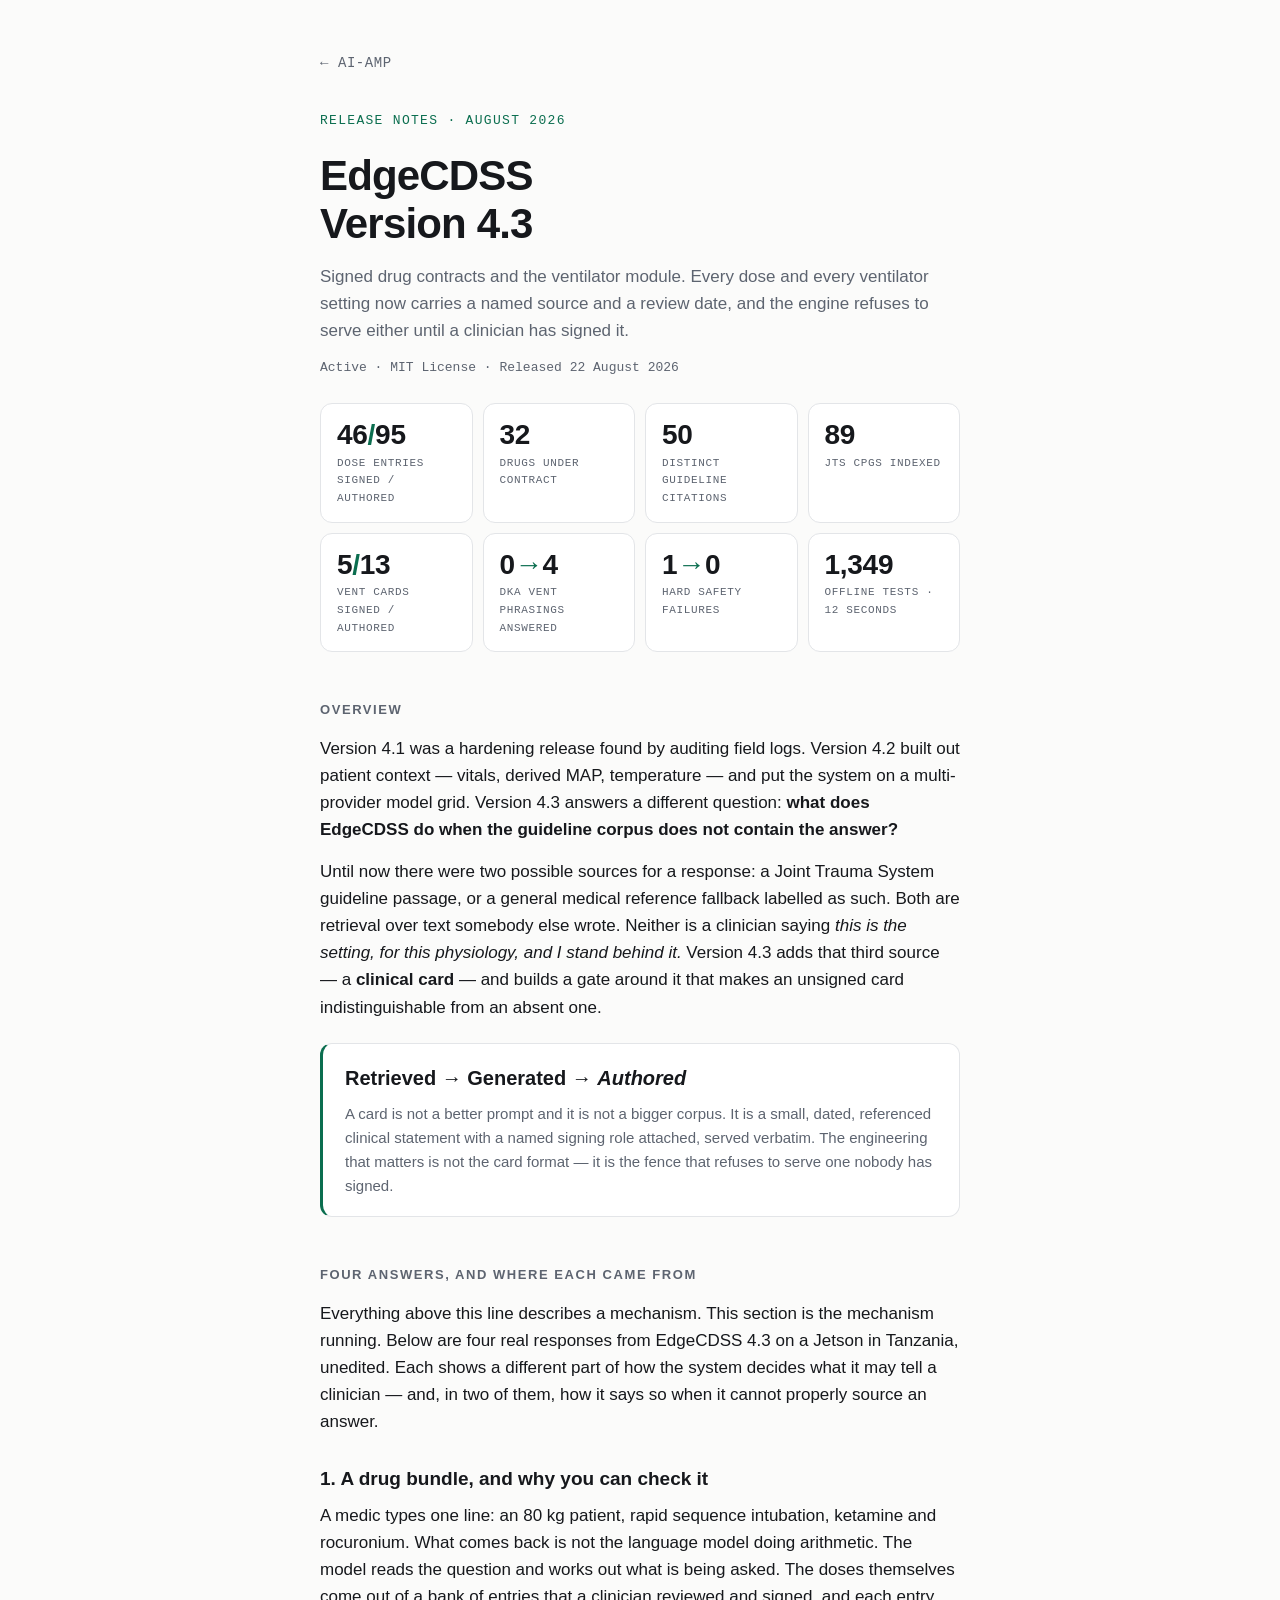
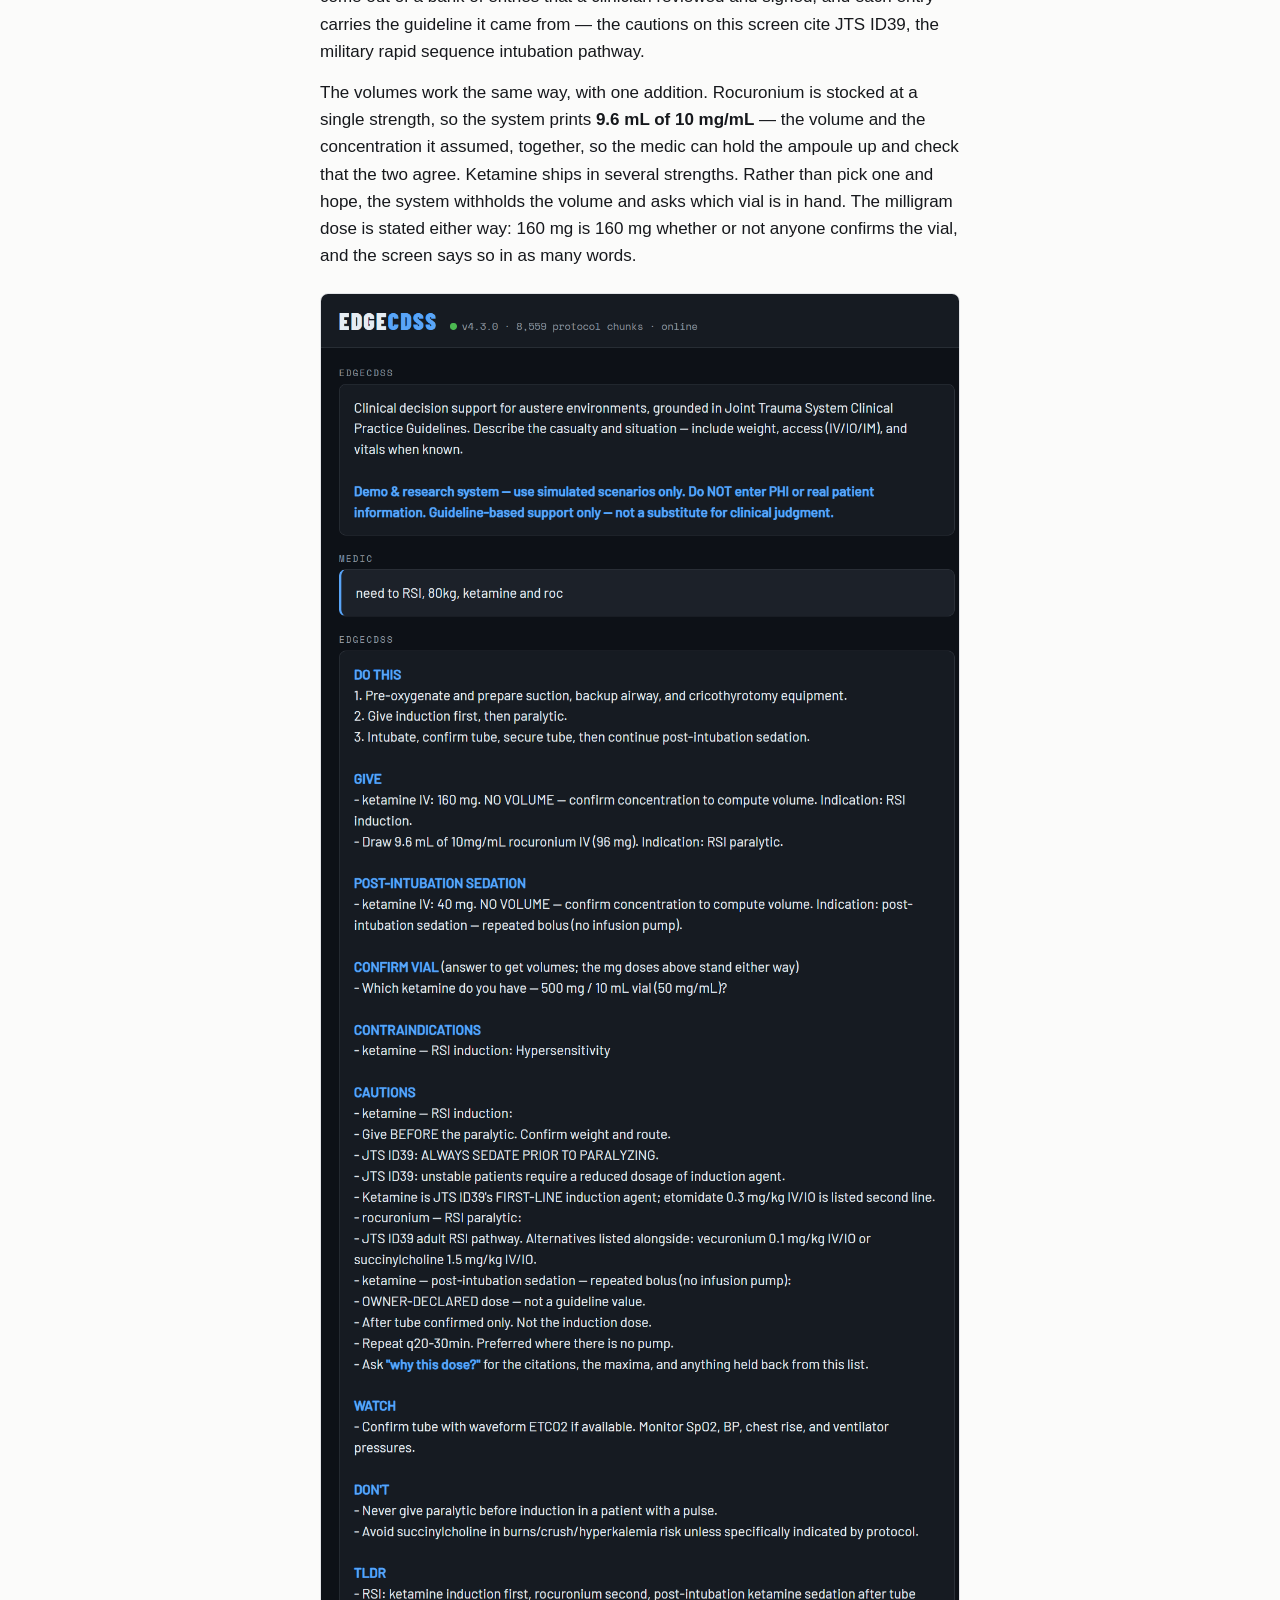
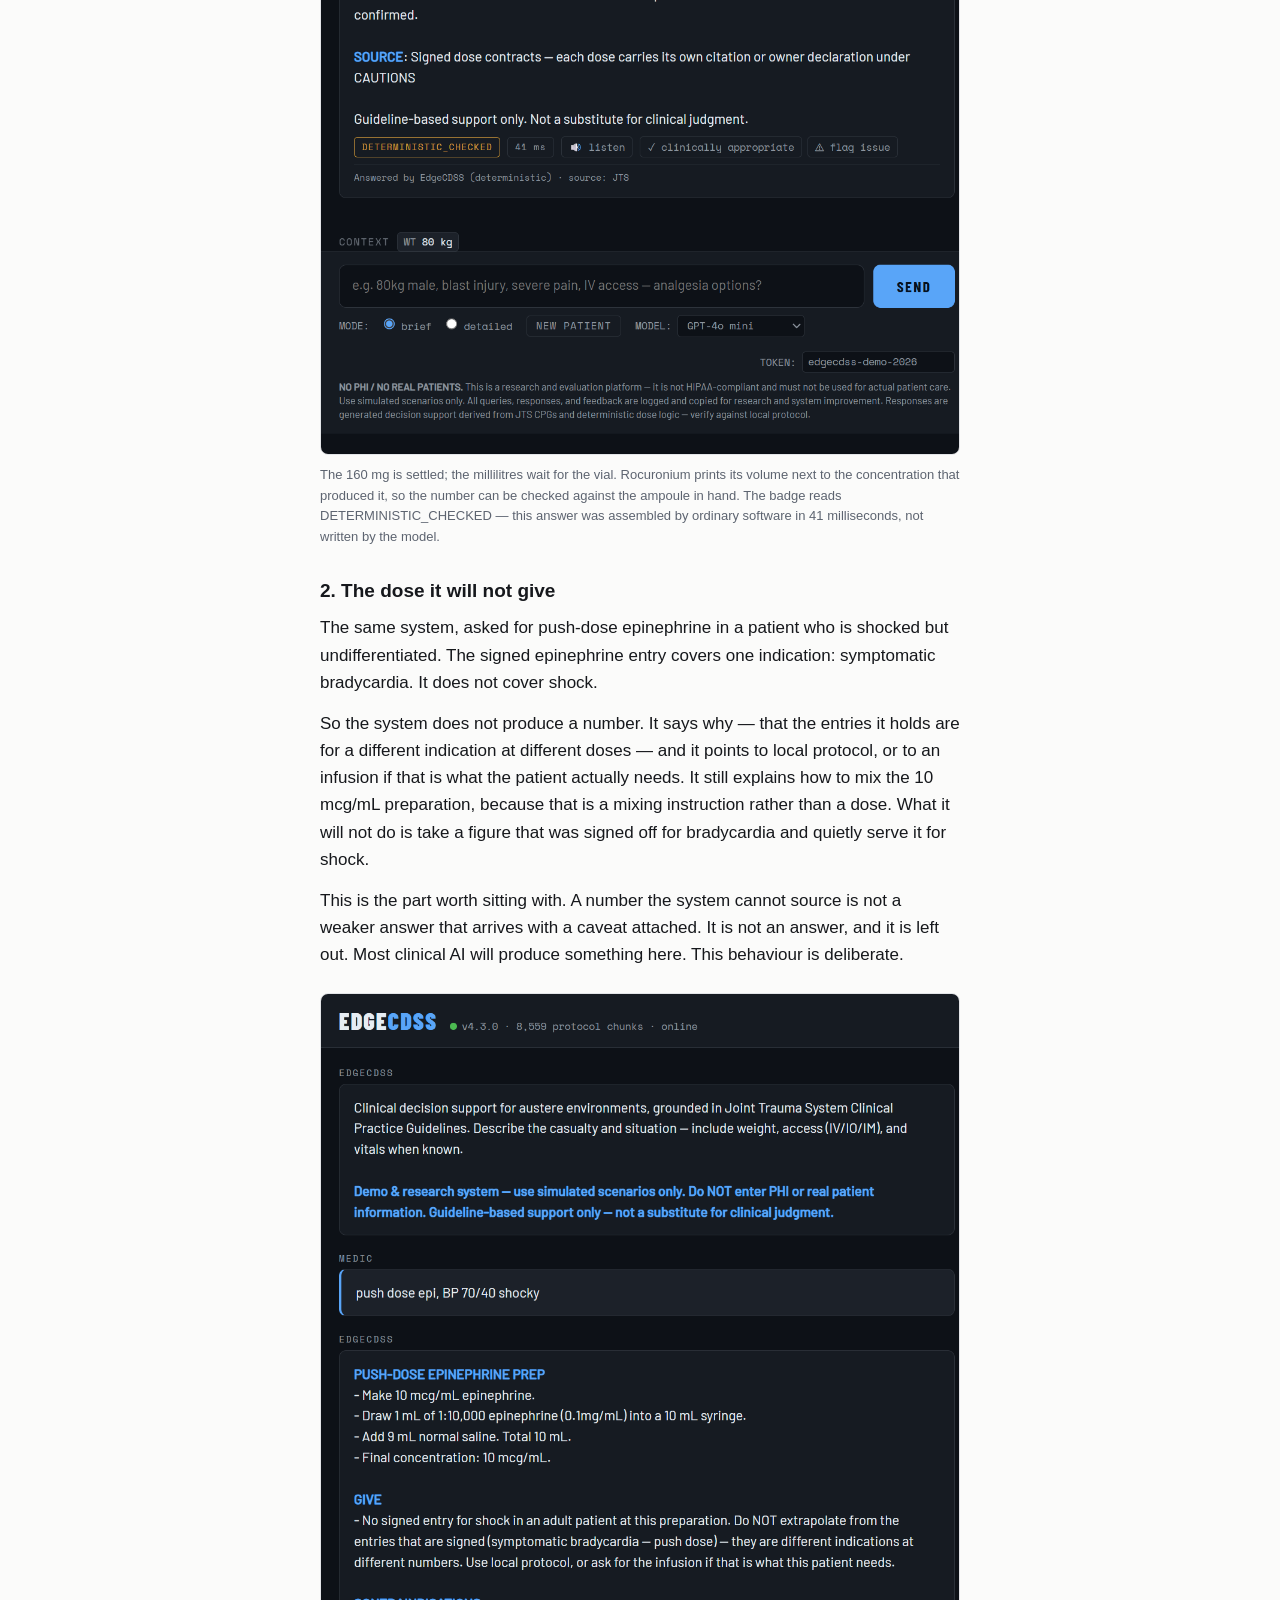
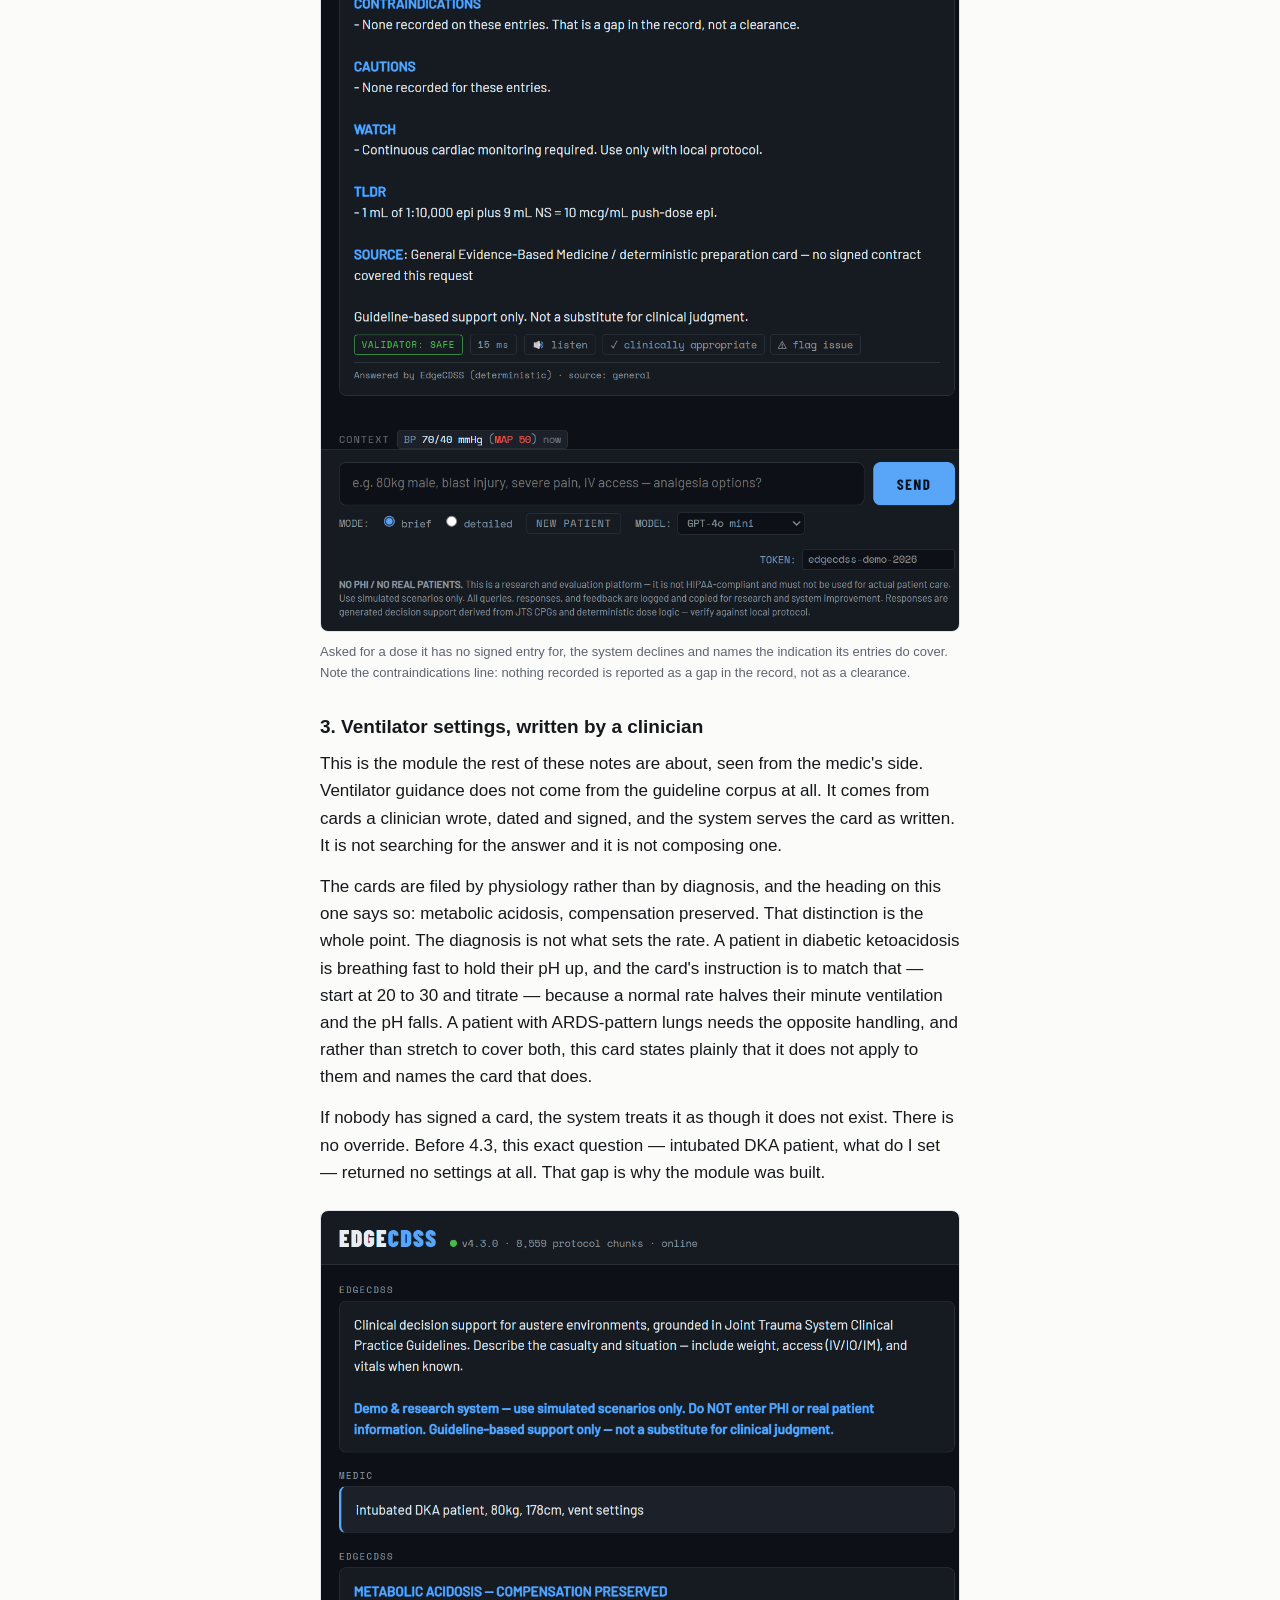
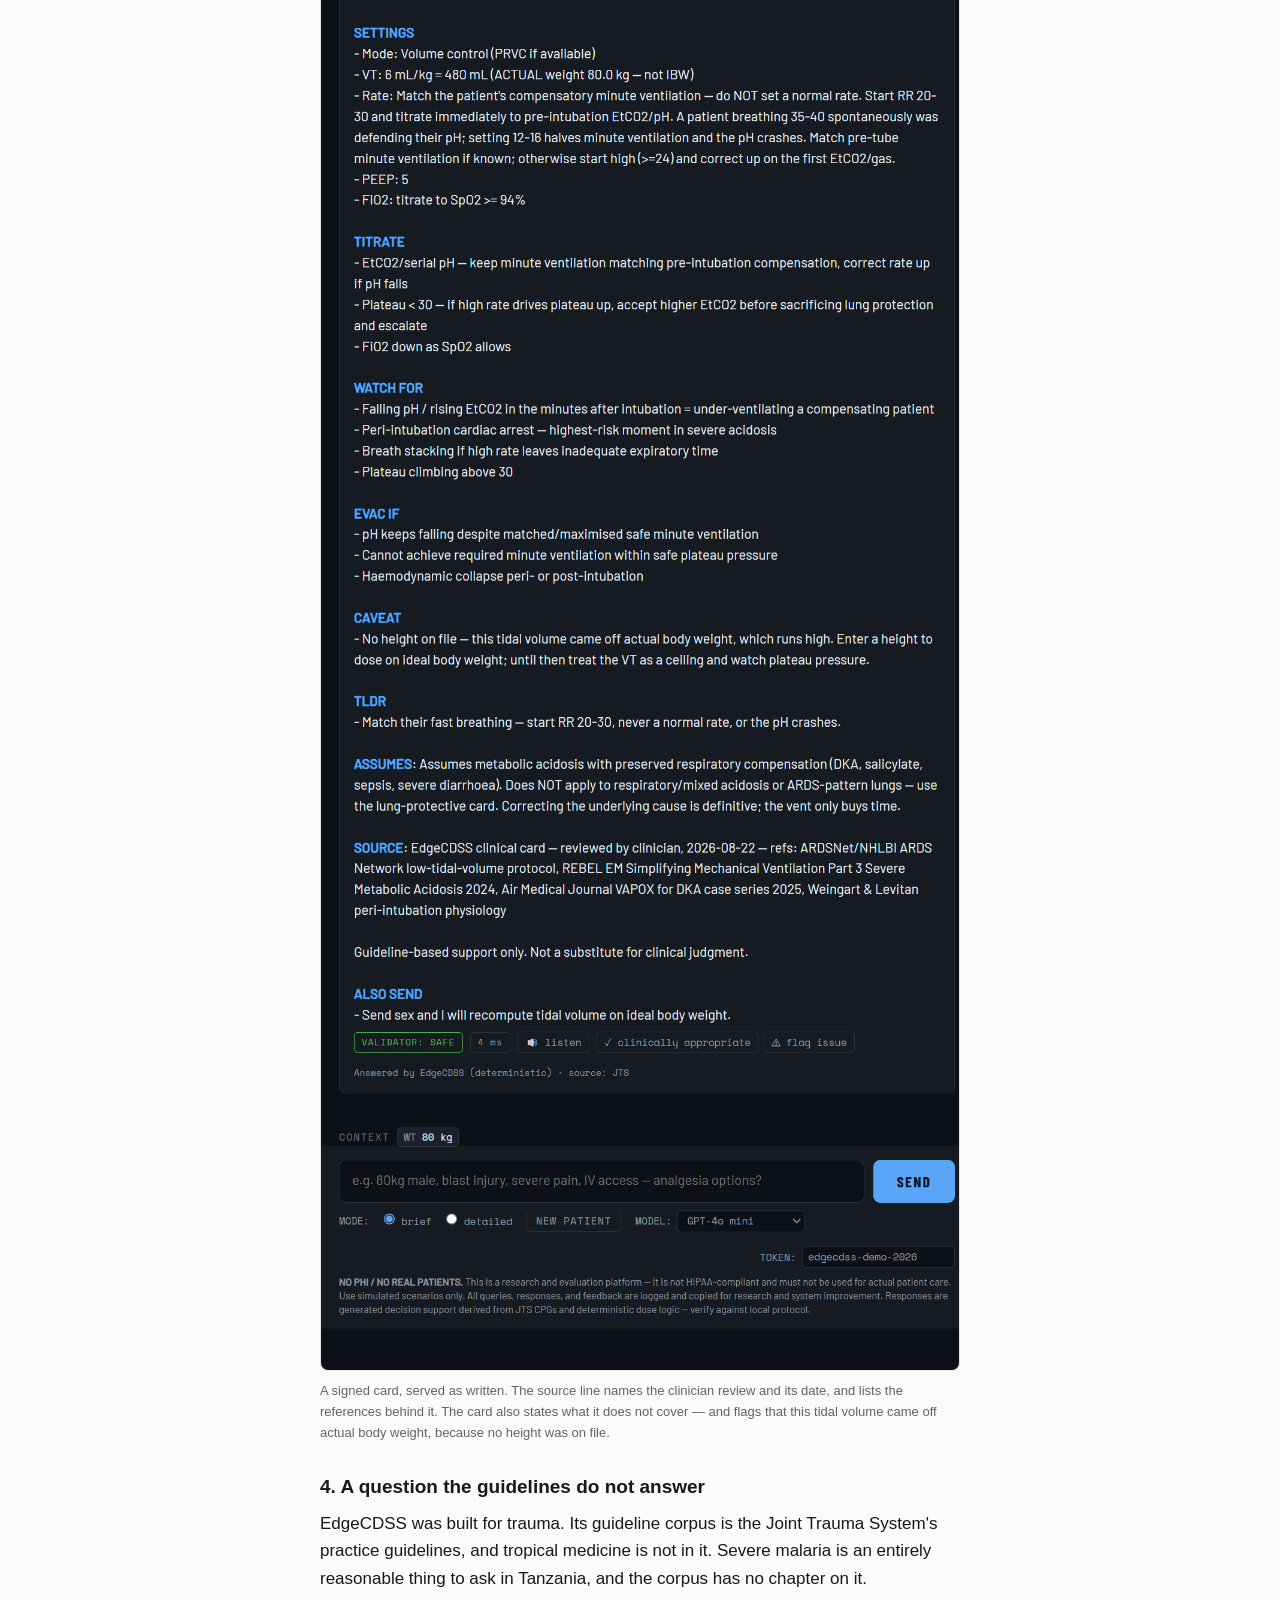
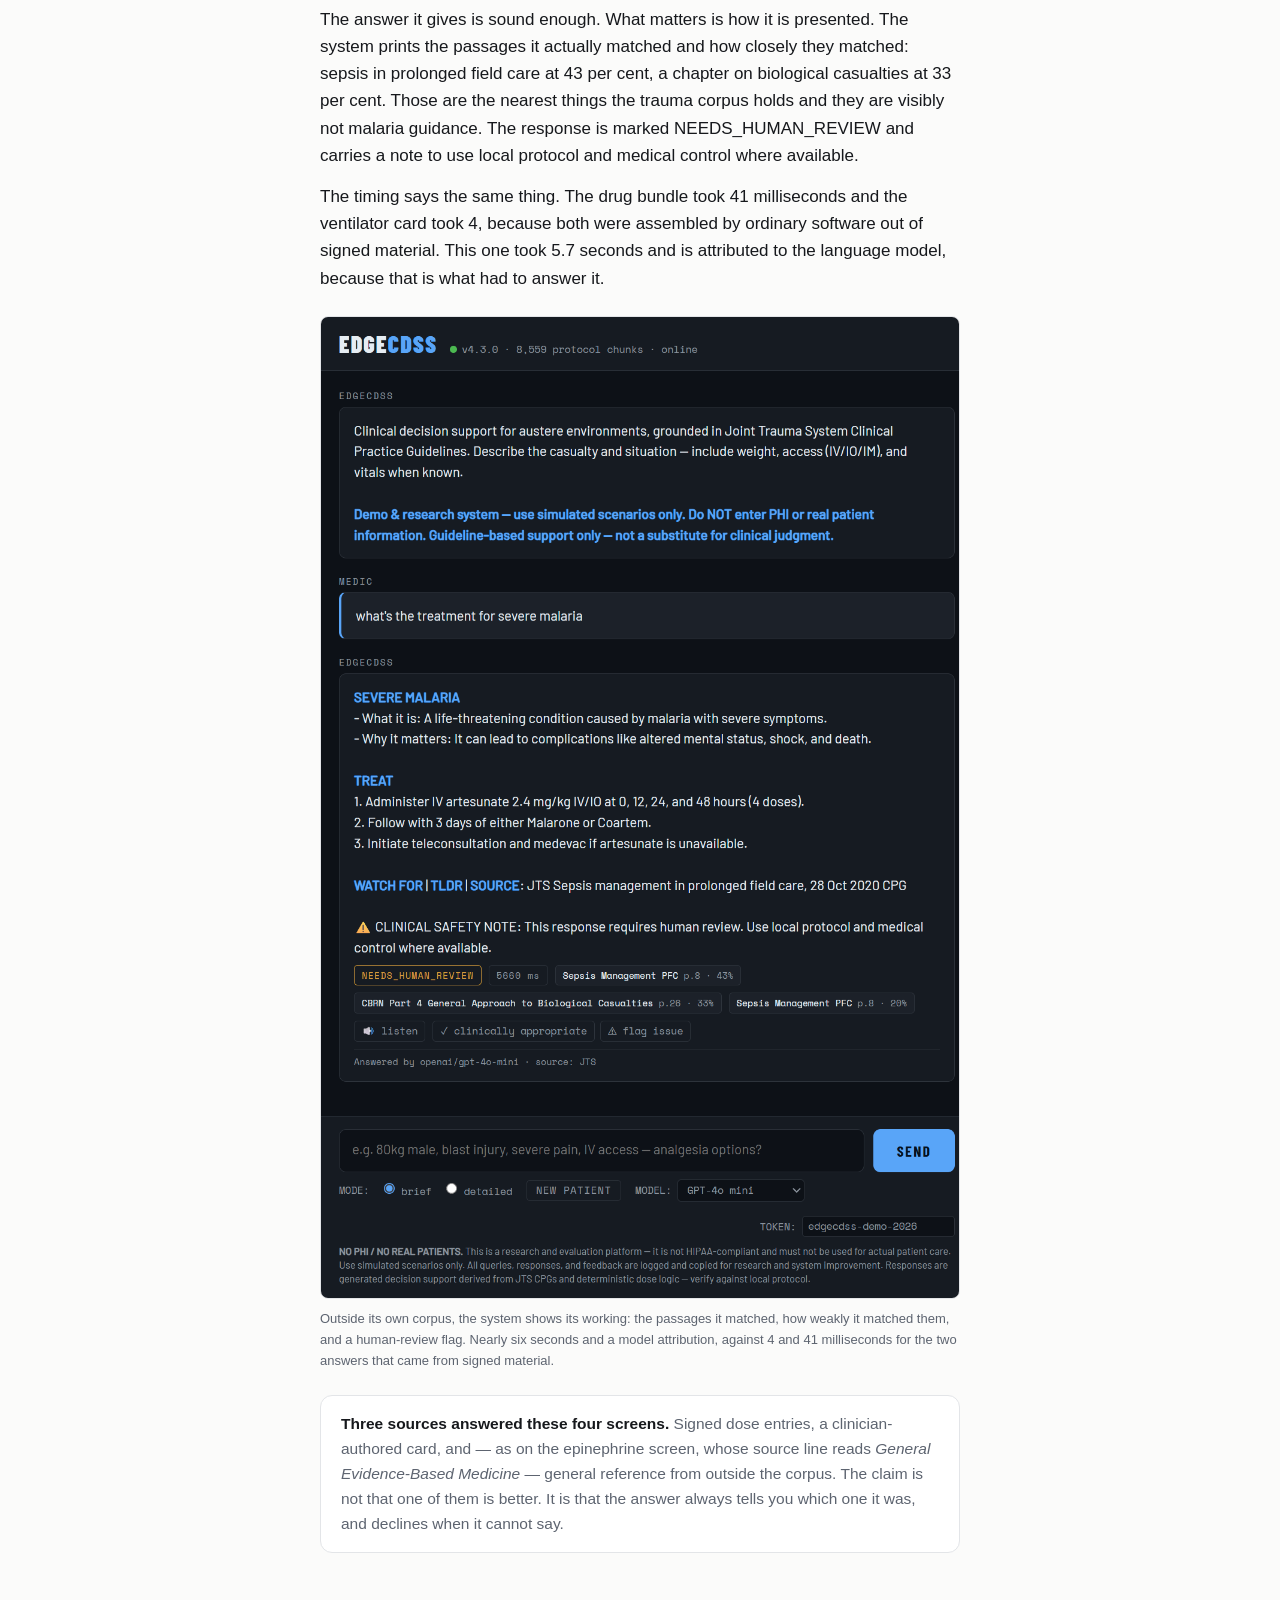
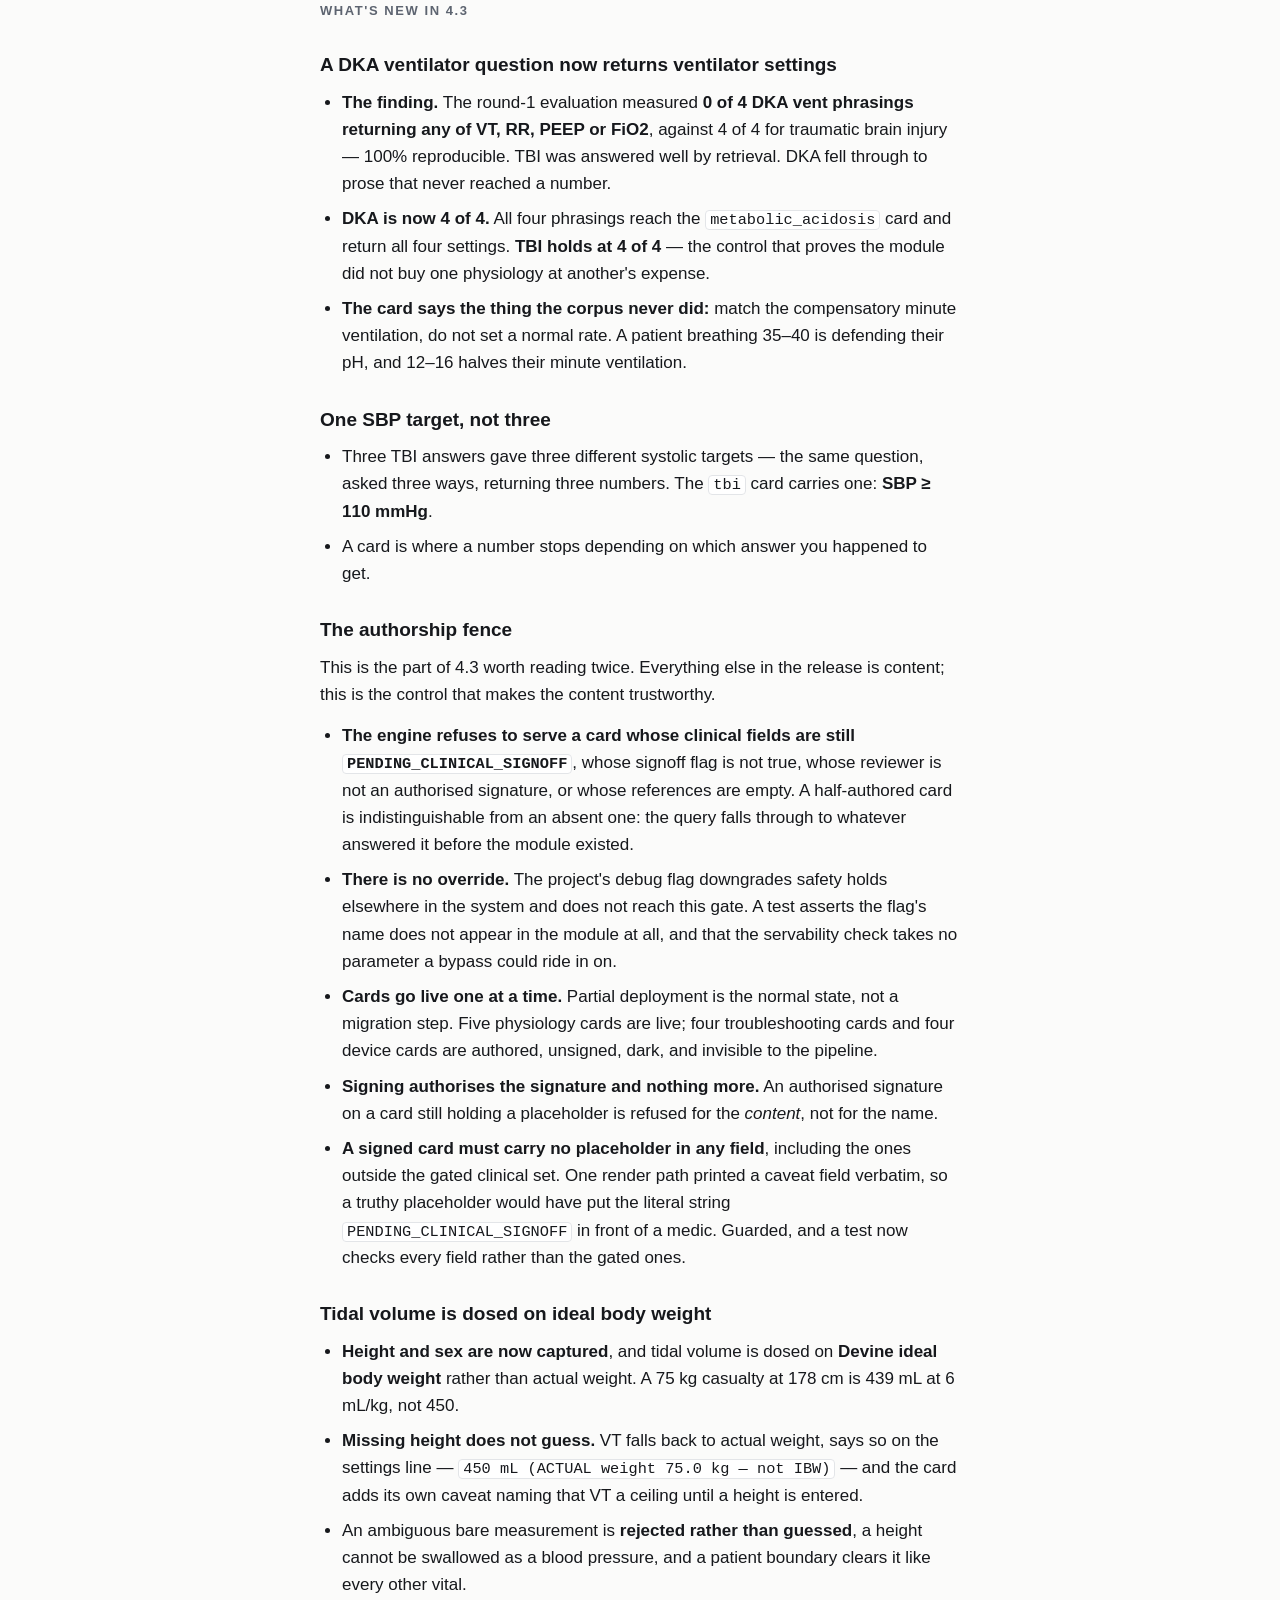
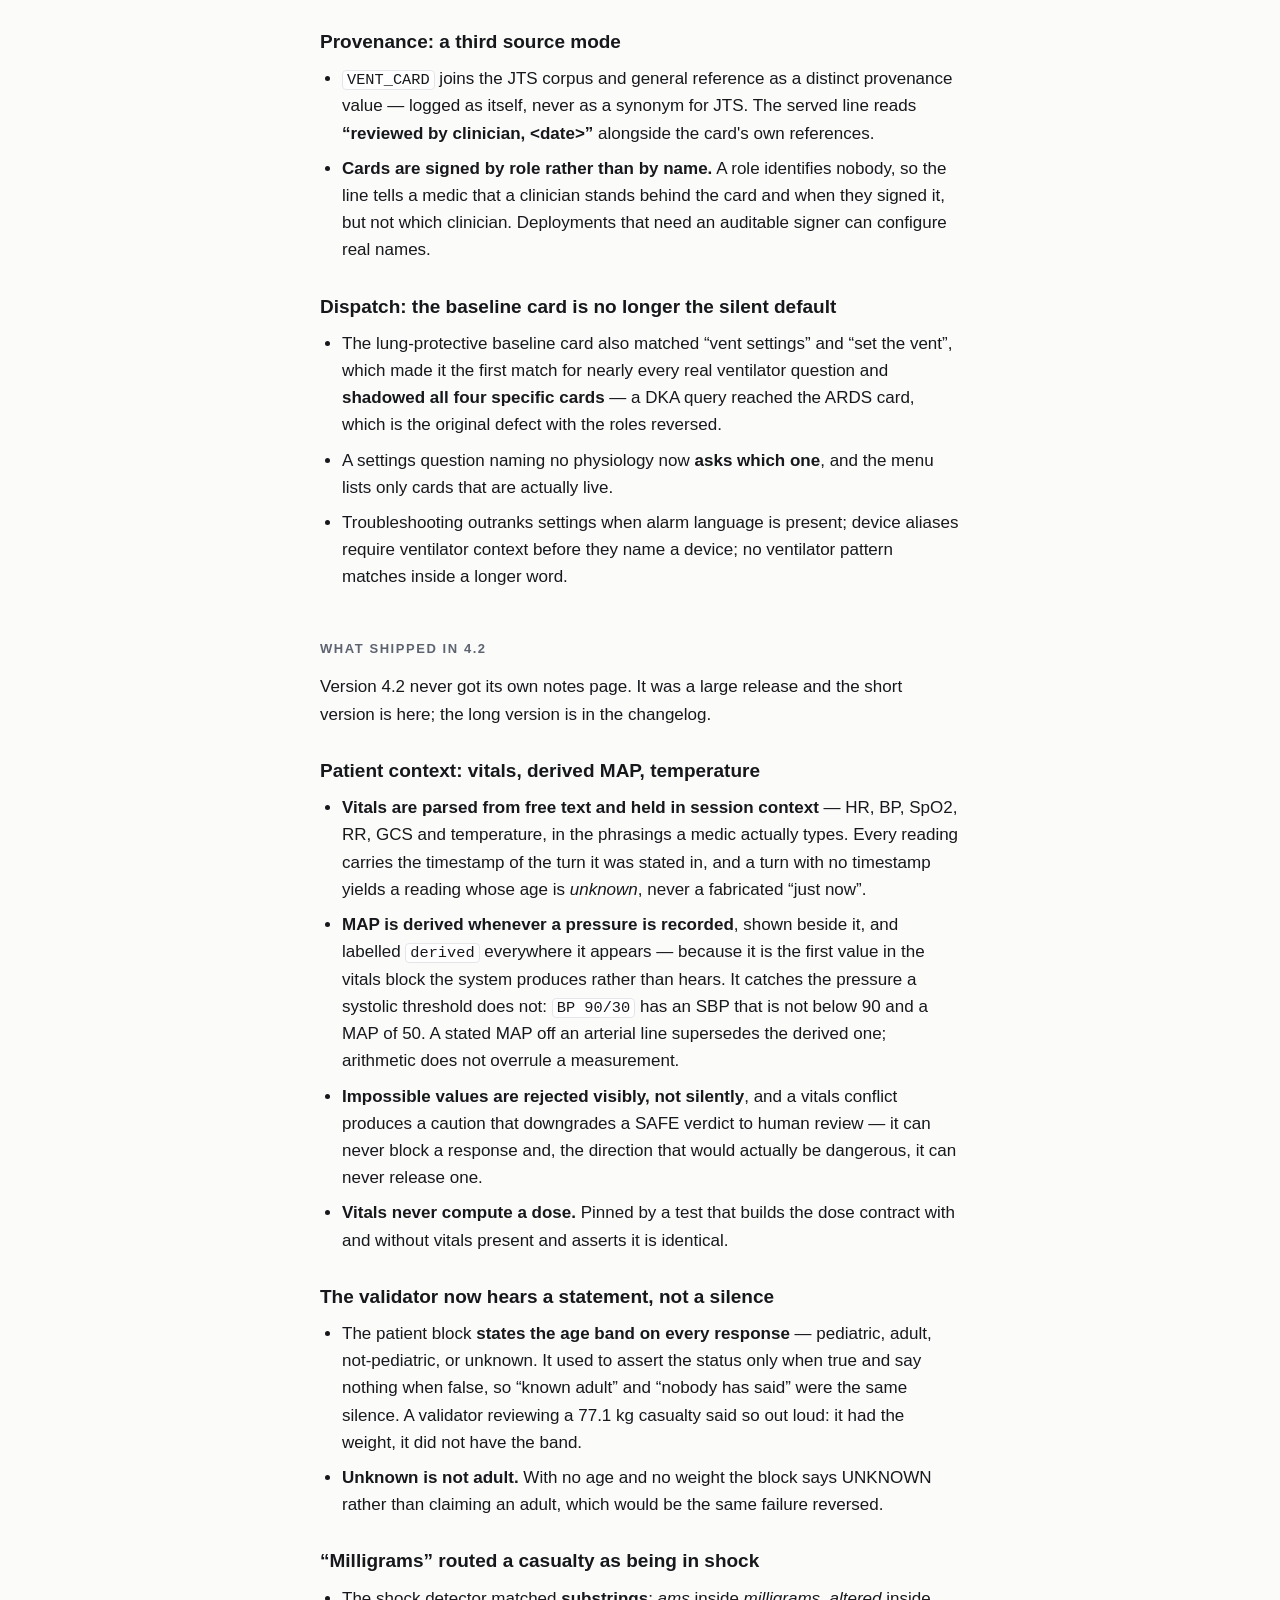
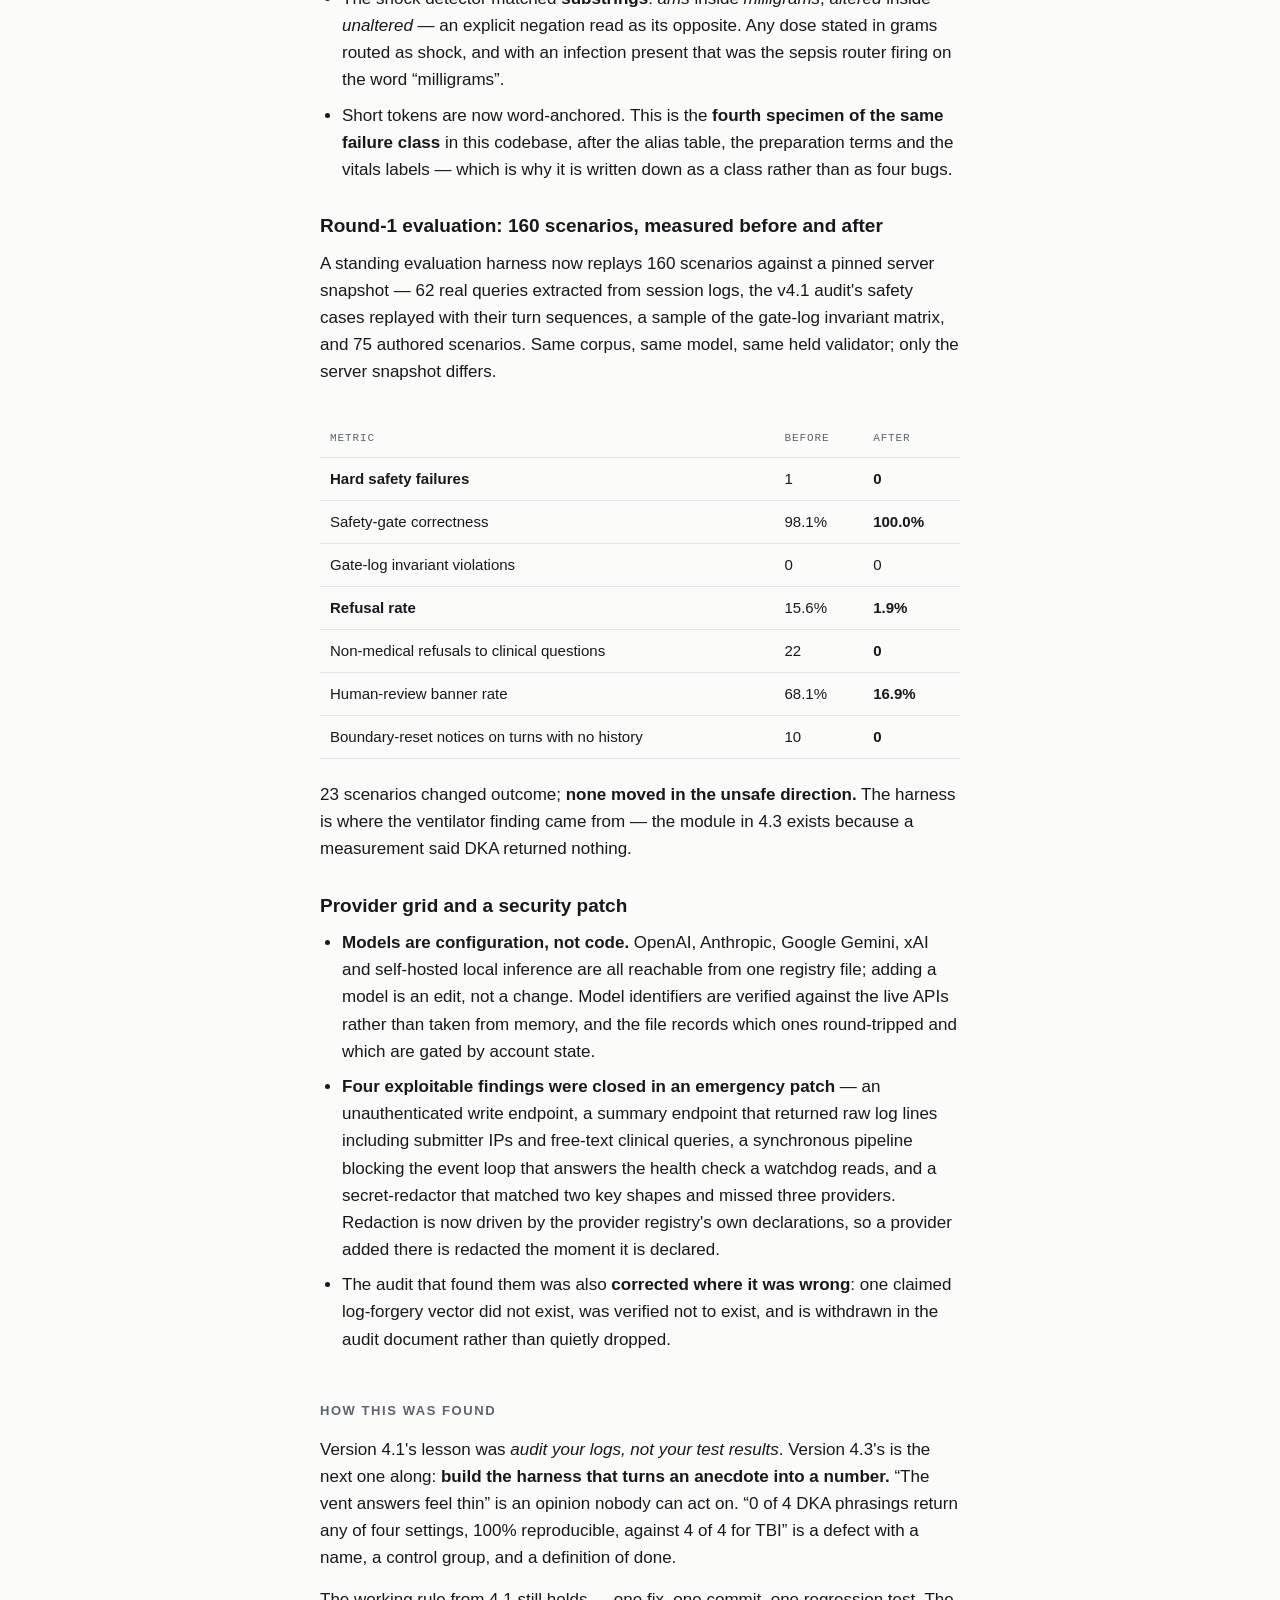
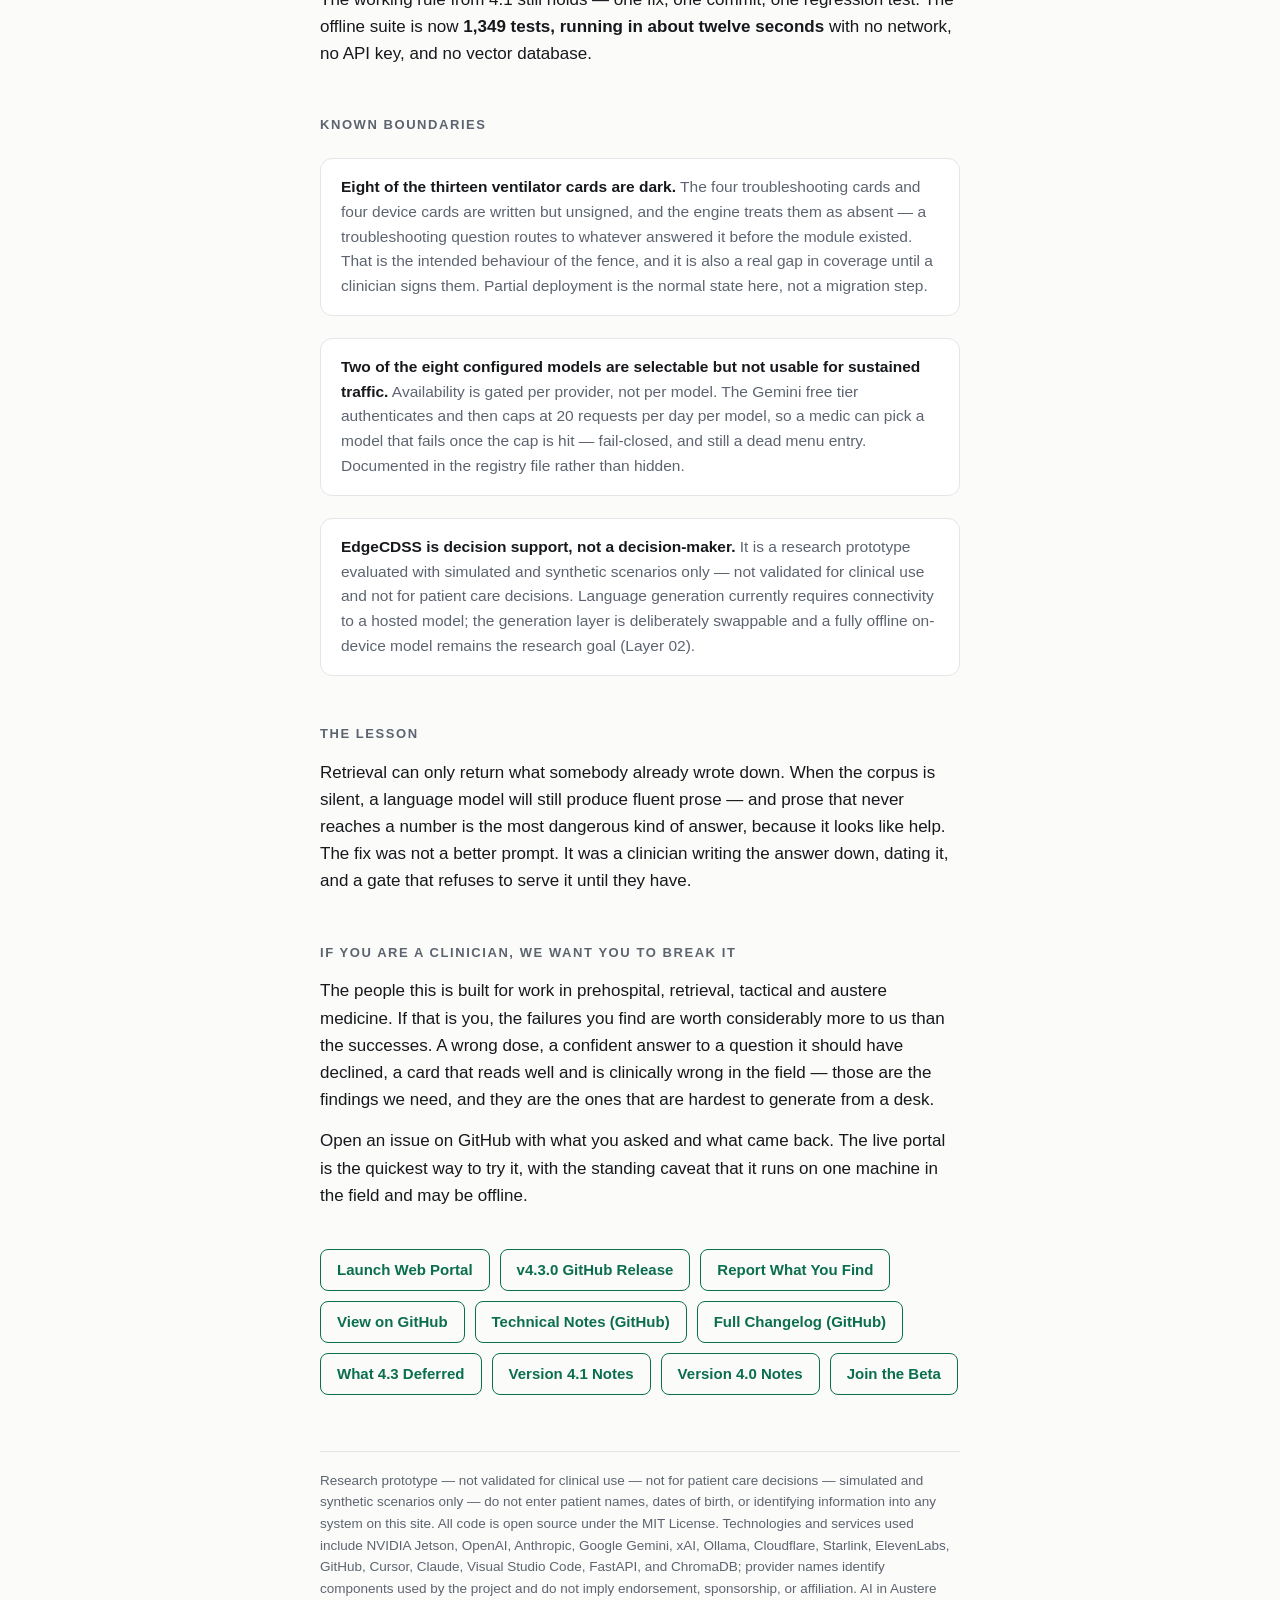
<file: web/release-notes-4.3.html>
<!DOCTYPE html>
<html lang="en">
<head>
<meta charset="UTF-8">
<meta name="viewport" content="width=device-width, initial-scale=1.0">
<title>EdgeCDSS 4.3 — Release Notes | AI in Austere Medicine Project</title>
<link rel="stylesheet" href="site.css">
</head>
<body>
<div class="wrap">
  <a class="back" href="index.html">← AI-AMP</a>

  <div class="kicker">Release Notes · August 2026</div>
  <h1>EdgeCDSS<br>Version 4.3</h1>
  <p class="sub">Signed drug contracts and the ventilator module. Every dose and every ventilator setting now carries a named source and a review date, and the engine refuses to serve either until a clinician has signed it.</p>
  <div class="meta">Active · MIT License · Released 22 August 2026</div>

  <div class="statgrid">
    <div class="stat"><b>46<span>/</span>95</b><small>Dose Entries Signed / Authored</small></div>
    <div class="stat"><b>32</b><small>Drugs Under Contract</small></div>
    <div class="stat"><b>50</b><small>Distinct Guideline Citations</small></div>
    <div class="stat"><b>89</b><small>JTS CPGs Indexed</small></div>
    <div class="stat"><b>5<span>/</span>13</b><small>Vent Cards Signed / Authored</small></div>
    <div class="stat"><b>0<span>→</span>4</b><small>DKA Vent Phrasings Answered</small></div>
    <div class="stat"><b>1<span>→</span>0</b><small>Hard Safety Failures</small></div>
    <div class="stat"><b>1,349</b><small>Offline Tests · 12 Seconds</small></div>
  </div>

  <h2>Overview</h2>
  <p>Version 4.1 was a hardening release found by auditing field logs. Version 4.2 built out patient context — vitals, derived MAP, temperature — and put the system on a multi-provider model grid. Version 4.3 answers a different question: <strong>what does EdgeCDSS do when the guideline corpus does not contain the answer?</strong></p>
  <p>Until now there were two possible sources for a response: a Joint Trauma System guideline passage, or a general medical reference fallback labelled as such. Both are retrieval over text somebody else wrote. Neither is a clinician saying <em>this is the setting, for this physiology, and I stand behind it.</em> Version 4.3 adds that third source — a <strong>clinical card</strong> — and builds a gate around it that makes an unsigned card indistinguishable from an absent one.</p>

  <div class="pipeline">
    <div class="flow">Retrieved → Generated → <em>Authored</em></div>
    <p>A card is not a better prompt and it is not a bigger corpus. It is a small, dated, referenced clinical statement with a named signing role attached, served verbatim. The engineering that matters is not the card format — it is the fence that refuses to serve one nobody has signed.</p>
  </div>

  <h2 id="in-practice">Four answers, and where each came from</h2>
  <p>Everything above this line describes a mechanism. This section is the mechanism running. Below are four real responses from EdgeCDSS 4.3 on a Jetson in Tanzania, unedited. Each shows a different part of how the system decides what it may tell a clinician — and, in two of them, how it says so when it cannot properly source an answer.</p>

  <h3>1. A drug bundle, and why you can check it</h3>
  <p>A medic types one line: an 80 kg patient, rapid sequence intubation, ketamine and rocuronium. What comes back is not the language model doing arithmetic. The model reads the question and works out what is being asked. The doses themselves come out of a bank of entries that a clinician reviewed and signed, and each entry carries the guideline it came from — the cautions on this screen cite JTS ID39, the military rapid sequence intubation pathway.</p>
  <p>The volumes work the same way, with one addition. Rocuronium is stocked at a single strength, so the system prints <strong>9.6 mL of 10 mg/mL</strong> — the volume and the concentration it assumed, together, so the medic can hold the ampoule up and check that the two agree. Ketamine ships in several strengths. Rather than pick one and hope, the system withholds the volume and asks which vial is in hand. The milligram dose is stated either way: 160 mg is 160 mg whether or not anyone confirms the vial, and the screen says so in as many words.</p>
  <figure>
    <img src="img/v43/RSI.png" alt="EdgeCDSS response to the query &quot;need to RSI, 80kg, ketamine and roc&quot;. A GIVE section lists ketamine IV 160 mg with the note &quot;NO VOLUME — confirm concentration to compute volume&quot;, and rocuronium as &quot;Draw 9.6 mL of 10mg/mL rocuronium IV (96 mg)&quot;. A CONFIRM VIAL section asks which ketamine vial is available and states that the milligram doses above stand either way. Cautions cite JTS ID39. The source line reads &quot;Signed dose contracts — each dose carries its own citation or owner declaration&quot;, and the response is badged DETERMINISTIC_CHECKED, 41 ms.">
    <figcaption>The 160 mg is settled; the millilitres wait for the vial. Rocuronium prints its volume next to the concentration that produced it, so the number can be checked against the ampoule in hand. The badge reads DETERMINISTIC_CHECKED — this answer was assembled by ordinary software in 41 milliseconds, not written by the model.</figcaption>
  </figure>

  <h3>2. The dose it will not give</h3>
  <p>The same system, asked for push-dose epinephrine in a patient who is shocked but undifferentiated. The signed epinephrine entry covers one indication: symptomatic bradycardia. It does not cover shock.</p>
  <p>So the system does not produce a number. It says why — that the entries it holds are for a different indication at different doses — and it points to local protocol, or to an infusion if that is what the patient actually needs. It still explains how to mix the 10 mcg/mL preparation, because that is a mixing instruction rather than a dose. What it will not do is take a figure that was signed off for bradycardia and quietly serve it for shock.</p>
  <p>This is the part worth sitting with. A number the system cannot source is not a weaker answer that arrives with a caveat attached. It is not an answer, and it is left out. Most clinical AI will produce something here. This behaviour is deliberate.</p>
  <figure>
    <img src="img/v43/push-epi.png" alt="EdgeCDSS response to the query &quot;push dose epi, BP 70/40 shocky&quot;. A preparation section explains how to mix 10 mcg/mL epinephrine. The GIVE section states there is no signed entry for shock in an adult patient at this preparation, warns against extrapolating from the signed symptomatic bradycardia entries because they are different indications at different numbers, and directs the user to local protocol or an infusion. The contraindications line reads &quot;None recorded on these entries. That is a gap in the record, not a clearance.&quot; The source line reads &quot;General Evidence-Based Medicine / deterministic preparation card — no signed contract covered this request.&quot;">
    <figcaption>Asked for a dose it has no signed entry for, the system declines and names the indication its entries do cover. Note the contraindications line: nothing recorded is reported as a gap in the record, not as a clearance.</figcaption>
  </figure>

  <h3>3. Ventilator settings, written by a clinician</h3>
  <p>This is the module the rest of these notes are about, seen from the medic's side. Ventilator guidance does not come from the guideline corpus at all. It comes from cards a clinician wrote, dated and signed, and the system serves the card as written. It is not searching for the answer and it is not composing one.</p>
  <p>The cards are filed by physiology rather than by diagnosis, and the heading on this one says so: metabolic acidosis, compensation preserved. That distinction is the whole point. The diagnosis is not what sets the rate. A patient in diabetic ketoacidosis is breathing fast to hold their pH up, and the card's instruction is to match that — start at 20 to 30 and titrate — because a normal rate halves their minute ventilation and the pH falls. A patient with ARDS-pattern lungs needs the opposite handling, and rather than stretch to cover both, this card states plainly that it does not apply to them and names the card that does.</p>
  <p>If nobody has signed a card, the system treats it as though it does not exist. There is no override. Before 4.3, this exact question — intubated DKA patient, what do I set — returned no settings at all. That gap is why the module was built.</p>
  <figure>
    <img src="img/v43/dka-vent.png" alt="EdgeCDSS response to the query &quot;intubated DKA patient, 80kg, 178cm, vent settings&quot;. The card is headed METABOLIC ACIDOSIS — COMPENSATION PRESERVED and gives settings: volume control, tidal volume 6 mL/kg = 480 mL, rate matched to compensatory minute ventilation starting at 20 to 30, PEEP 5, FiO2 titrated to SpO2 at or above 94%. An ASSUMES section states the card applies to metabolic acidosis with preserved respiratory compensation and does not apply to respiratory or mixed acidosis or ARDS-pattern lungs, directing the user to the lung-protective card instead. The source line reads &quot;EdgeCDSS clinical card — reviewed by clinician, 2026-08-22&quot; followed by its references.">
    <figcaption>A signed card, served as written. The source line names the clinician review and its date, and lists the references behind it. The card also states what it does not cover — and flags that this tidal volume came off actual body weight, because no height was on file.</figcaption>
  </figure>

  <h3>4. A question the guidelines do not answer</h3>
  <p>EdgeCDSS was built for trauma. Its guideline corpus is the Joint Trauma System's practice guidelines, and tropical medicine is not in it. Severe malaria is an entirely reasonable thing to ask in Tanzania, and the corpus has no chapter on it.</p>
  <p>The answer it gives is sound enough. What matters is how it is presented. The system prints the passages it actually matched and how closely they matched: sepsis in prolonged field care at 43 per cent, a chapter on biological casualties at 33 per cent. Those are the nearest things the trauma corpus holds and they are visibly not malaria guidance. The response is marked NEEDS_HUMAN_REVIEW and carries a note to use local protocol and medical control where available.</p>
  <p>The timing says the same thing. The drug bundle took 41 milliseconds and the ventilator card took 4, because both were assembled by ordinary software out of signed material. This one took 5.7 seconds and is attributed to the language model, because that is what had to answer it.</p>
  <figure>
    <img src="img/v43/malaria.png" alt="EdgeCDSS response to the query &quot;what's the treatment for severe malaria&quot;. It describes severe malaria and gives a treatment sequence: IV artesunate 2.4 mg/kg at 0, 12, 24 and 48 hours, followed by three days of Malarone or Coartem, and teleconsultation or medevac if artesunate is unavailable. A clinical safety note states the response requires human review and directs the user to local protocol and medical control. The response is badged NEEDS_HUMAN_REVIEW at 5660 milliseconds and lists the passages it matched with their match strengths: Sepsis Management in prolonged field care at 43% and 20%, and CBRN Part 4 General Approach to Biological Casualties at 33%. It is attributed to openai/gpt-4o-mini.">
    <figcaption>Outside its own corpus, the system shows its working: the passages it matched, how weakly it matched them, and a human-review flag. Nearly six seconds and a model attribution, against 4 and 41 milliseconds for the two answers that came from signed material.</figcaption>
  </figure>

  <div class="callout">
    <strong>Three sources answered these four screens.</strong> Signed dose entries, a clinician-authored card, and — as on the epinephrine screen, whose source line reads <em>General Evidence-Based Medicine</em> — general reference from outside the corpus. The claim is not that one of them is better. It is that the answer always tells you which one it was, and declines when it cannot say.
  </div>

  <h2>What's new in 4.3</h2>

  <h3>A DKA ventilator question now returns ventilator settings</h3>
  <ul>
    <li><strong>The finding.</strong> The round-1 evaluation measured <strong>0 of 4 DKA vent phrasings returning any of VT, RR, PEEP or FiO2</strong>, against 4 of 4 for traumatic brain injury — 100% reproducible. TBI was answered well by retrieval. DKA fell through to prose that never reached a number.</li>
    <li><strong>DKA is now 4 of 4.</strong> All four phrasings reach the <code>metabolic_acidosis</code> card and return all four settings. <strong>TBI holds at 4 of 4</strong> — the control that proves the module did not buy one physiology at another's expense.</li>
    <li><strong>The card says the thing the corpus never did:</strong> match the compensatory minute ventilation, do not set a normal rate. A patient breathing 35–40 is defending their pH, and 12–16 halves their minute ventilation.</li>
  </ul>

  <h3>One SBP target, not three</h3>
  <ul>
    <li>Three TBI answers gave three different systolic targets — the same question, asked three ways, returning three numbers. The <code>tbi</code> card carries one: <strong>SBP ≥ 110 mmHg</strong>.</li>
    <li>A card is where a number stops depending on which answer you happened to get.</li>
  </ul>

  <h3>The authorship fence</h3>
  <p>This is the part of 4.3 worth reading twice. Everything else in the release is content; this is the control that makes the content trustworthy.</p>
  <ul>
    <li><strong>The engine refuses to serve a card whose clinical fields are still <code>PENDING_CLINICAL_SIGNOFF</code></strong>, whose signoff flag is not true, whose reviewer is not an authorised signature, or whose references are empty. A half-authored card is indistinguishable from an absent one: the query falls through to whatever answered it before the module existed.</li>
    <li><strong>There is no override.</strong> The project's debug flag downgrades safety holds elsewhere in the system and does not reach this gate. A test asserts the flag's name does not appear in the module at all, and that the servability check takes no parameter a bypass could ride in on.</li>
    <li><strong>Cards go live one at a time.</strong> Partial deployment is the normal state, not a migration step. Five physiology cards are live; four troubleshooting cards and four device cards are authored, unsigned, dark, and invisible to the pipeline.</li>
    <li><strong>Signing authorises the signature and nothing more.</strong> An authorised signature on a card still holding a placeholder is refused for the <em>content</em>, not for the name.</li>
    <li><strong>A signed card must carry no placeholder in any field</strong>, including the ones outside the gated clinical set. One render path printed a caveat field verbatim, so a truthy placeholder would have put the literal string <code>PENDING_CLINICAL_SIGNOFF</code> in front of a medic. Guarded, and a test now checks every field rather than the gated ones.</li>
  </ul>

  <h3>Tidal volume is dosed on ideal body weight</h3>
  <ul>
    <li><strong>Height and sex are now captured</strong>, and tidal volume is dosed on <strong>Devine ideal body weight</strong> rather than actual weight. A 75 kg casualty at 178 cm is 439 mL at 6 mL/kg, not 450.</li>
    <li><strong>Missing height does not guess.</strong> VT falls back to actual weight, says so on the settings line — <code>450 mL (ACTUAL weight 75.0 kg — not IBW)</code> — and the card adds its own caveat naming that VT a ceiling until a height is entered.</li>
    <li>An ambiguous bare measurement is <strong>rejected rather than guessed</strong>, a height cannot be swallowed as a blood pressure, and a patient boundary clears it like every other vital.</li>
  </ul>

  <h3>Provenance: a third source mode</h3>
  <ul>
    <li><code>VENT_CARD</code> joins the JTS corpus and general reference as a distinct provenance value — logged as itself, never as a synonym for JTS. The served line reads <strong>“reviewed by clinician, &lt;date&gt;”</strong> alongside the card's own references.</li>
    <li><strong>Cards are signed by role rather than by name.</strong> A role identifies nobody, so the line tells a medic that a clinician stands behind the card and when they signed it, but not which clinician. Deployments that need an auditable signer can configure real names.</li>
  </ul>

  <h3>Dispatch: the baseline card is no longer the silent default</h3>
  <ul>
    <li>The lung-protective baseline card also matched “vent settings” and “set the vent”, which made it the first match for nearly every real ventilator question and <strong>shadowed all four specific cards</strong> — a DKA query reached the ARDS card, which is the original defect with the roles reversed.</li>
    <li>A settings question naming no physiology now <strong>asks which one</strong>, and the menu lists only cards that are actually live.</li>
    <li>Troubleshooting outranks settings when alarm language is present; device aliases require ventilator context before they name a device; no ventilator pattern matches inside a longer word.</li>
  </ul>

  <h2>What shipped in 4.2</h2>
  <p>Version 4.2 never got its own notes page. It was a large release and the short version is here; the long version is in the changelog.</p>

  <h3>Patient context: vitals, derived MAP, temperature</h3>
  <ul>
    <li><strong>Vitals are parsed from free text and held in session context</strong> — HR, BP, SpO2, RR, GCS and temperature, in the phrasings a medic actually types. Every reading carries the timestamp of the turn it was stated in, and a turn with no timestamp yields a reading whose age is <em>unknown</em>, never a fabricated “just now”.</li>
    <li><strong>MAP is derived whenever a pressure is recorded</strong>, shown beside it, and labelled <code>derived</code> everywhere it appears — because it is the first value in the vitals block the system produces rather than hears. It catches the pressure a systolic threshold does not: <code>BP 90/30</code> has an SBP that is not below 90 and a MAP of 50. A stated MAP off an arterial line supersedes the derived one; arithmetic does not overrule a measurement.</li>
    <li><strong>Impossible values are rejected visibly, not silently</strong>, and a vitals conflict produces a caution that downgrades a SAFE verdict to human review — it can never block a response and, the direction that would actually be dangerous, it can never release one.</li>
    <li><strong>Vitals never compute a dose.</strong> Pinned by a test that builds the dose contract with and without vitals present and asserts it is identical.</li>
  </ul>

  <h3>The validator now hears a statement, not a silence</h3>
  <ul>
    <li>The patient block <strong>states the age band on every response</strong> — pediatric, adult, not-pediatric, or unknown. It used to assert the status only when true and say nothing when false, so “known adult” and “nobody has said” were the same silence. A validator reviewing a 77.1 kg casualty said so out loud: it had the weight, it did not have the band.</li>
    <li><strong>Unknown is not adult.</strong> With no age and no weight the block says UNKNOWN rather than claiming an adult, which would be the same failure reversed.</li>
  </ul>

  <h3>“Milligrams” routed a casualty as being in shock</h3>
  <ul>
    <li>The shock detector matched <strong>substrings</strong>: <em>ams</em> inside <em>milligrams</em>, <em>altered</em> inside <em>unaltered</em> — an explicit negation read as its opposite. Any dose stated in grams routed as shock, and with an infection present that was the sepsis router firing on the word “milligrams”.</li>
    <li>Short tokens are now word-anchored. This is the <strong>fourth specimen of the same failure class</strong> in this codebase, after the alias table, the preparation terms and the vitals labels — which is why it is written down as a class rather than as four bugs.</li>
  </ul>

  <h3>Round-1 evaluation: 160 scenarios, measured before and after</h3>
  <p>A standing evaluation harness now replays 160 scenarios against a pinned server snapshot — 62 real queries extracted from session logs, the v4.1 audit's safety cases replayed with their turn sequences, a sample of the gate-log invariant matrix, and 75 authored scenarios. Same corpus, same model, same held validator; only the server snapshot differs.</p>
  <div class="tablewrap">
  <table>
    <tr><th>Metric</th><th>Before</th><th>After</th></tr>
    <tr><td><strong>Hard safety failures</strong></td><td>1</td><td><strong>0</strong></td></tr>
    <tr><td>Safety-gate correctness</td><td>98.1%</td><td><strong>100.0%</strong></td></tr>
    <tr><td>Gate-log invariant violations</td><td>0</td><td>0</td></tr>
    <tr><td><strong>Refusal rate</strong></td><td>15.6%</td><td><strong>1.9%</strong></td></tr>
    <tr><td>Non-medical refusals to clinical questions</td><td>22</td><td><strong>0</strong></td></tr>
    <tr><td>Human-review banner rate</td><td>68.1%</td><td><strong>16.9%</strong></td></tr>
    <tr><td>Boundary-reset notices on turns with no history</td><td>10</td><td><strong>0</strong></td></tr>
  </table>
  </div>
  <p>23 scenarios changed outcome; <strong>none moved in the unsafe direction.</strong> The harness is where the ventilator finding came from — the module in 4.3 exists because a measurement said DKA returned nothing.</p>

  <h3>Provider grid and a security patch</h3>
  <ul>
    <li><strong>Models are configuration, not code.</strong> OpenAI, Anthropic, Google Gemini, xAI and self-hosted local inference are all reachable from one registry file; adding a model is an edit, not a change. Model identifiers are verified against the live APIs rather than taken from memory, and the file records which ones round-tripped and which are gated by account state.</li>
    <li><strong>Four exploitable findings were closed in an emergency patch</strong> — an unauthenticated write endpoint, a summary endpoint that returned raw log lines including submitter IPs and free-text clinical queries, a synchronous pipeline blocking the event loop that answers the health check a watchdog reads, and a secret-redactor that matched two key shapes and missed three providers. Redaction is now driven by the provider registry's own declarations, so a provider added there is redacted the moment it is declared.</li>
    <li>The audit that found them was also <strong>corrected where it was wrong</strong>: one claimed log-forgery vector did not exist, was verified not to exist, and is withdrawn in the audit document rather than quietly dropped.</li>
  </ul>

  <h2>How this was found</h2>
  <p>Version 4.1's lesson was <em>audit your logs, not your test results</em>. Version 4.3's is the next one along: <strong>build the harness that turns an anecdote into a number.</strong> “The vent answers feel thin” is an opinion nobody can act on. “0 of 4 DKA phrasings return any of four settings, 100% reproducible, against 4 of 4 for TBI” is a defect with a name, a control group, and a definition of done.</p>
  <p>The working rule from 4.1 still holds — one fix, one commit, one regression test. The offline suite is now <strong>1,349 tests, running in about twelve seconds</strong> with no network, no API key, and no vector database.</p>

  <h2>Known boundaries</h2>
  <div class="callout">
    <strong>Eight of the thirteen ventilator cards are dark.</strong> The four troubleshooting cards and four device cards are written but unsigned, and the engine treats them as absent — a troubleshooting question routes to whatever answered it before the module existed. That is the intended behaviour of the fence, and it is also a real gap in coverage until a clinician signs them. Partial deployment is the normal state here, not a migration step.
  </div>
  <div class="callout">
    <strong>Two of the eight configured models are selectable but not usable for sustained traffic.</strong> Availability is gated per provider, not per model. The Gemini free tier authenticates and then caps at 20 requests per day per model, so a medic can pick a model that fails once the cap is hit — fail-closed, and still a dead menu entry. Documented in the registry file rather than hidden.
  </div>
  <div class="callout">
    <strong>EdgeCDSS is decision support, not a decision-maker.</strong> It is a research prototype evaluated with simulated and synthetic scenarios only — not validated for clinical use and not for patient care decisions. Language generation currently requires connectivity to a hosted model; the generation layer is deliberately swappable and a fully offline on-device model remains the research goal (Layer 02).
  </div>

  <h2>The lesson</h2>
  <p>Retrieval can only return what somebody already wrote down. When the corpus is silent, a language model will still produce fluent prose — and prose that never reaches a number is the most dangerous kind of answer, because it looks like help. The fix was not a better prompt. It was a clinician writing the answer down, dating it, and a gate that refuses to serve it until they have.</p>

  <h2>If you are a clinician, we want you to break it</h2>
  <p>The people this is built for work in prehospital, retrieval, tactical and austere medicine. If that is you, the failures you find are worth considerably more to us than the successes. A wrong dose, a confident answer to a question it should have declined, a card that reads well and is clinically wrong in the field — those are the findings we need, and they are the ones that are hardest to generate from a desk.</p>
  <p>Open an issue on GitHub with what you asked and what came back. The live portal is the quickest way to try it, with the standing caveat that it runs on one machine in the field and may be offline.</p>

  <div class="links">
    <a class="btn" href="https://cdss.arcanekg.com" target="_blank" rel="noopener">Launch Web Portal</a>
    <a class="btn" href="https://github.com/AI-in-Austere-Medicine-Project/pi-cloud-cdss/releases/tag/v4.3.0" target="_blank" rel="noopener">v4.3.0 GitHub Release</a>
    <a class="btn" href="https://github.com/AI-in-Austere-Medicine-Project/pi-cloud-cdss/issues" target="_blank" rel="noopener">Report What You Find</a>
    <a class="btn" href="https://github.com/AI-in-Austere-Medicine-Project/pi-cloud-cdss" target="_blank" rel="noopener">View on GitHub</a>
    <a class="btn" href="https://github.com/AI-in-Austere-Medicine-Project/pi-cloud-cdss/blob/main/docs/archive/v4/TECH_NOTES_v4.3.md" target="_blank" rel="noopener">Technical Notes (GitHub)</a>
    <a class="btn" href="https://github.com/AI-in-Austere-Medicine-Project/pi-cloud-cdss/blob/main/CHANGELOG.md" target="_blank" rel="noopener">Full Changelog (GitHub)</a>
    <a class="btn" href="https://github.com/AI-in-Austere-Medicine-Project/pi-cloud-cdss/blob/main/TODO.md" target="_blank" rel="noopener">What 4.3 Deferred</a>
    <a class="btn" href="release-notes-4.1.html">Version 4.1 Notes</a>
    <a class="btn" href="release-notes-4.0.html">Version 4.0 Notes</a>
    <a class="btn" href="index.html#signup">Join the Beta</a>
  </div>

  <div class="disclaimer">
    Research prototype — not validated for clinical use — not for patient care decisions — simulated and synthetic scenarios only — do not enter patient names, dates of birth, or identifying information into any system on this site. All code is open source under the MIT License. Technologies and services used include NVIDIA Jetson, OpenAI, Anthropic, Google Gemini, xAI, Ollama, Cloudflare, Starlink, ElevenLabs, GitHub, Cursor, Claude, Visual Studio Code, FastAPI, and ChromaDB; provider names identify components used by the project and do not imply endorsement, sponsorship, or affiliation. AI in Austere Medicine Project 2026.
  </div>
</div>
</body>
</html>
</file>
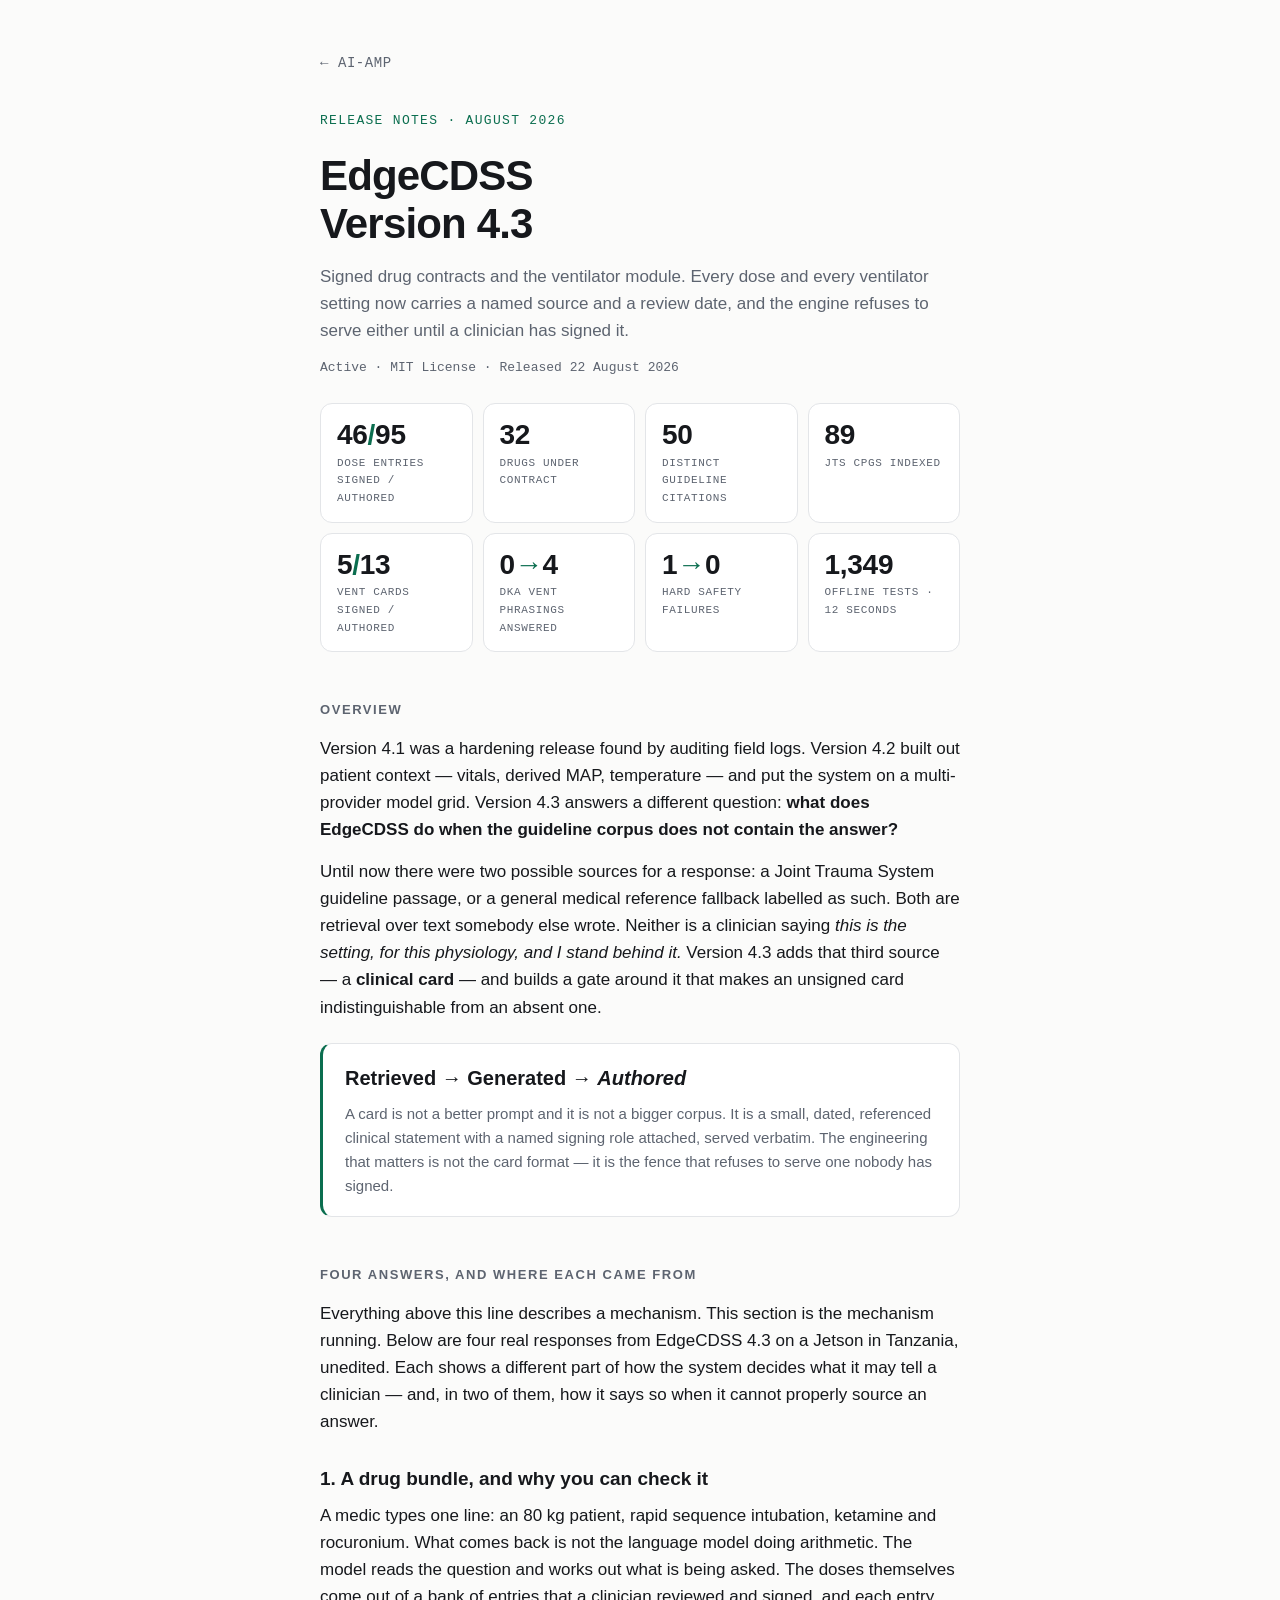
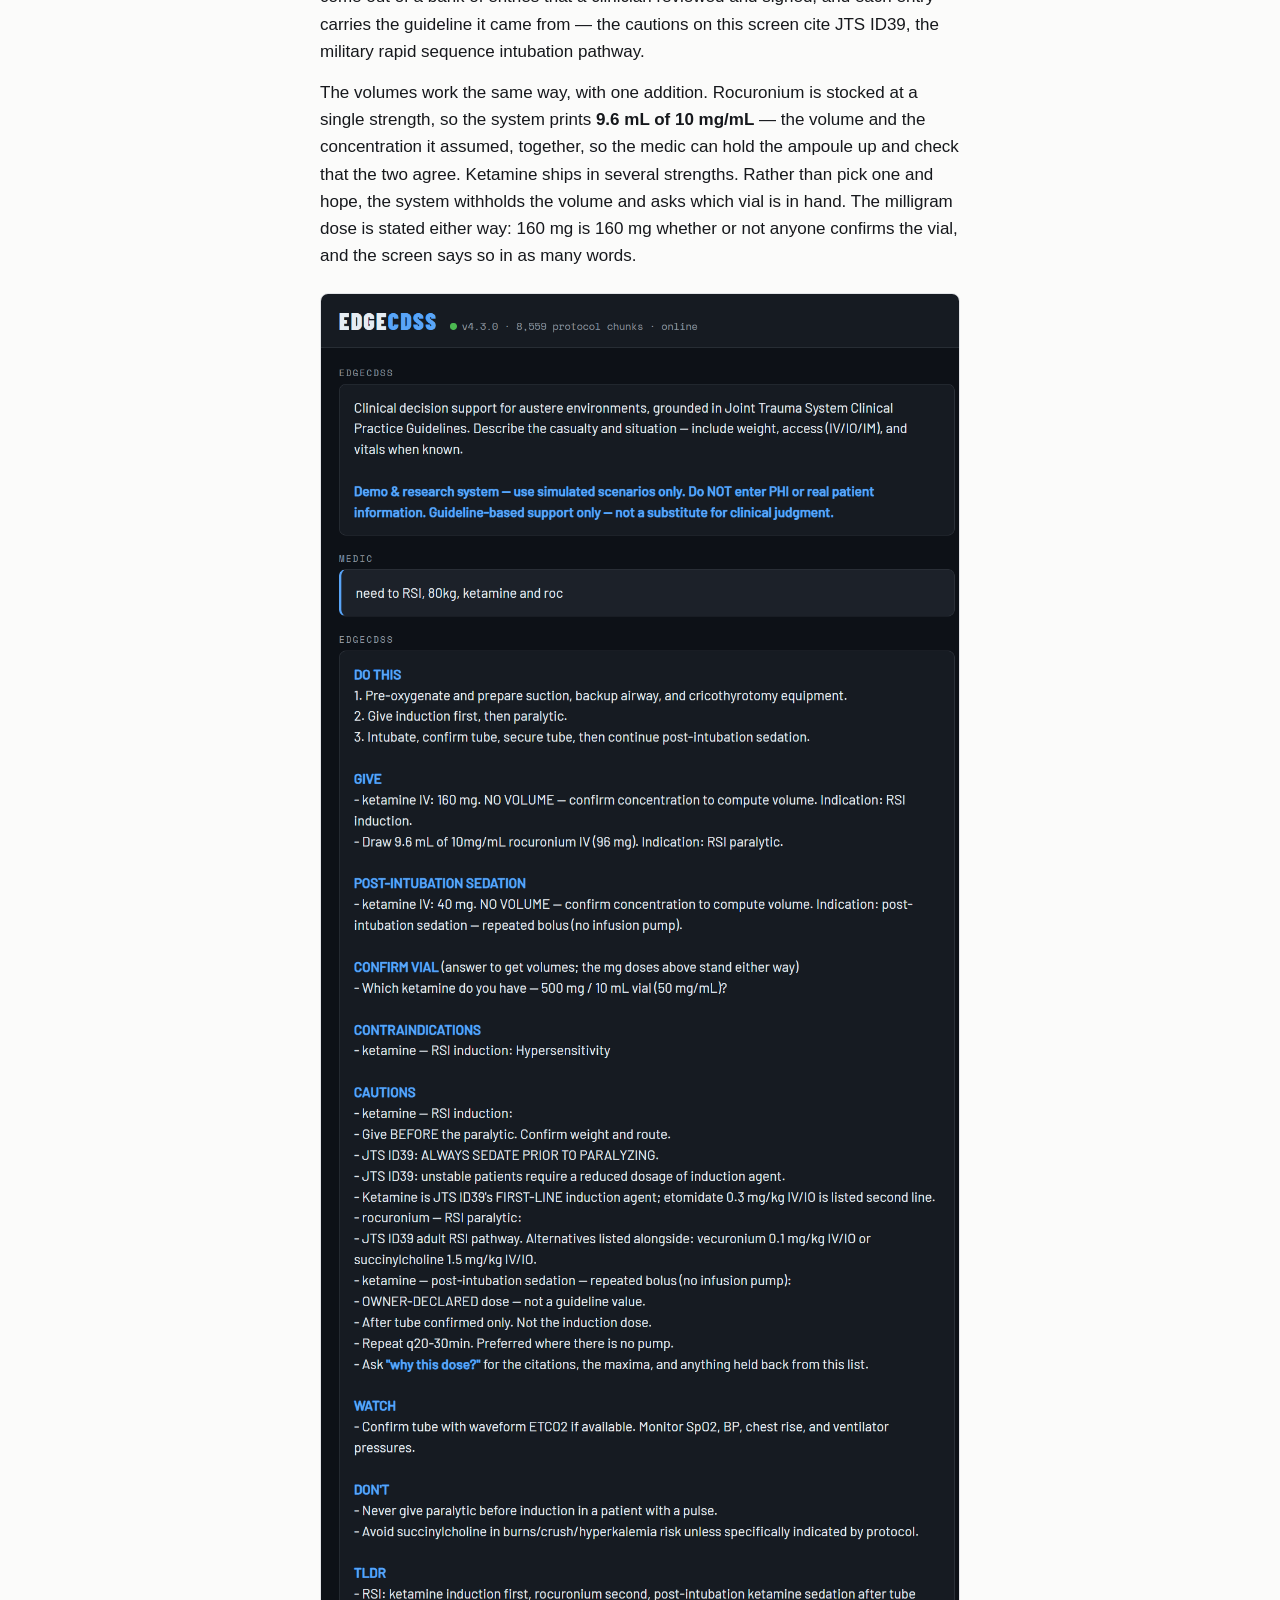
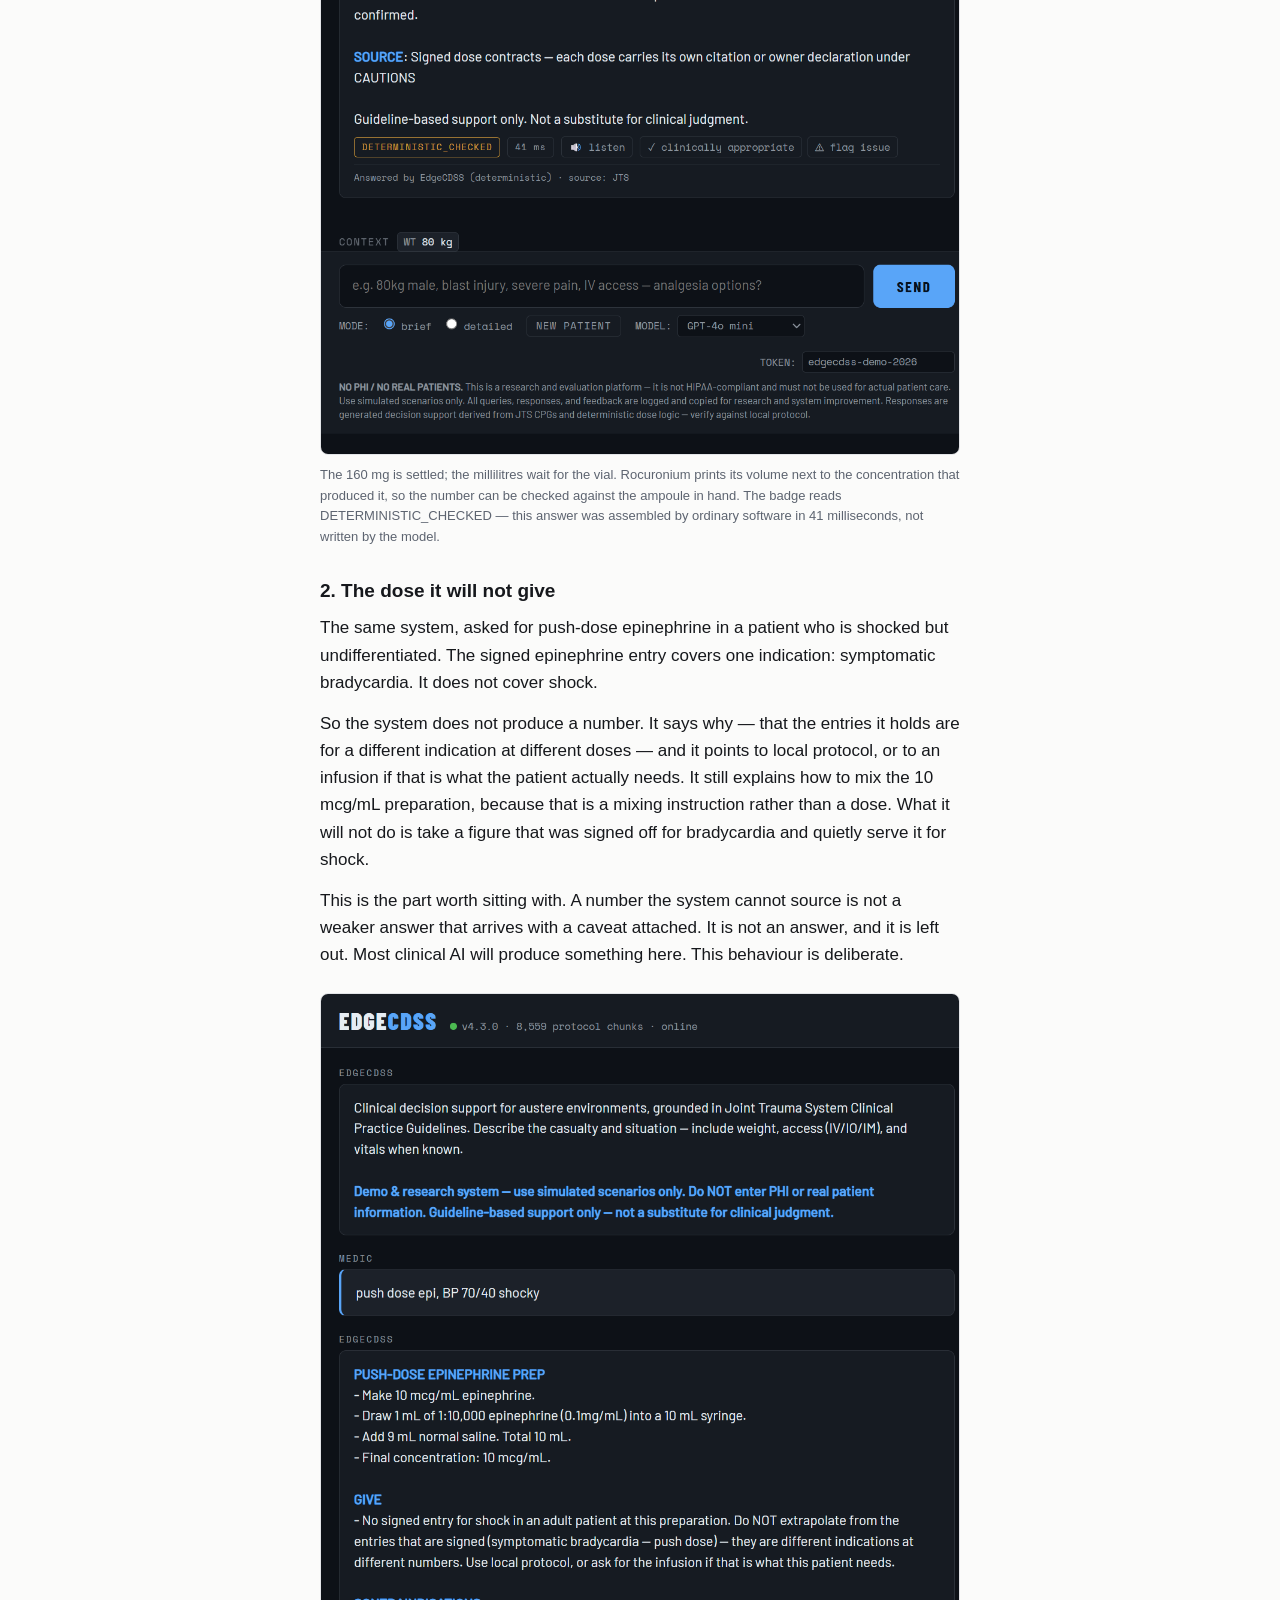
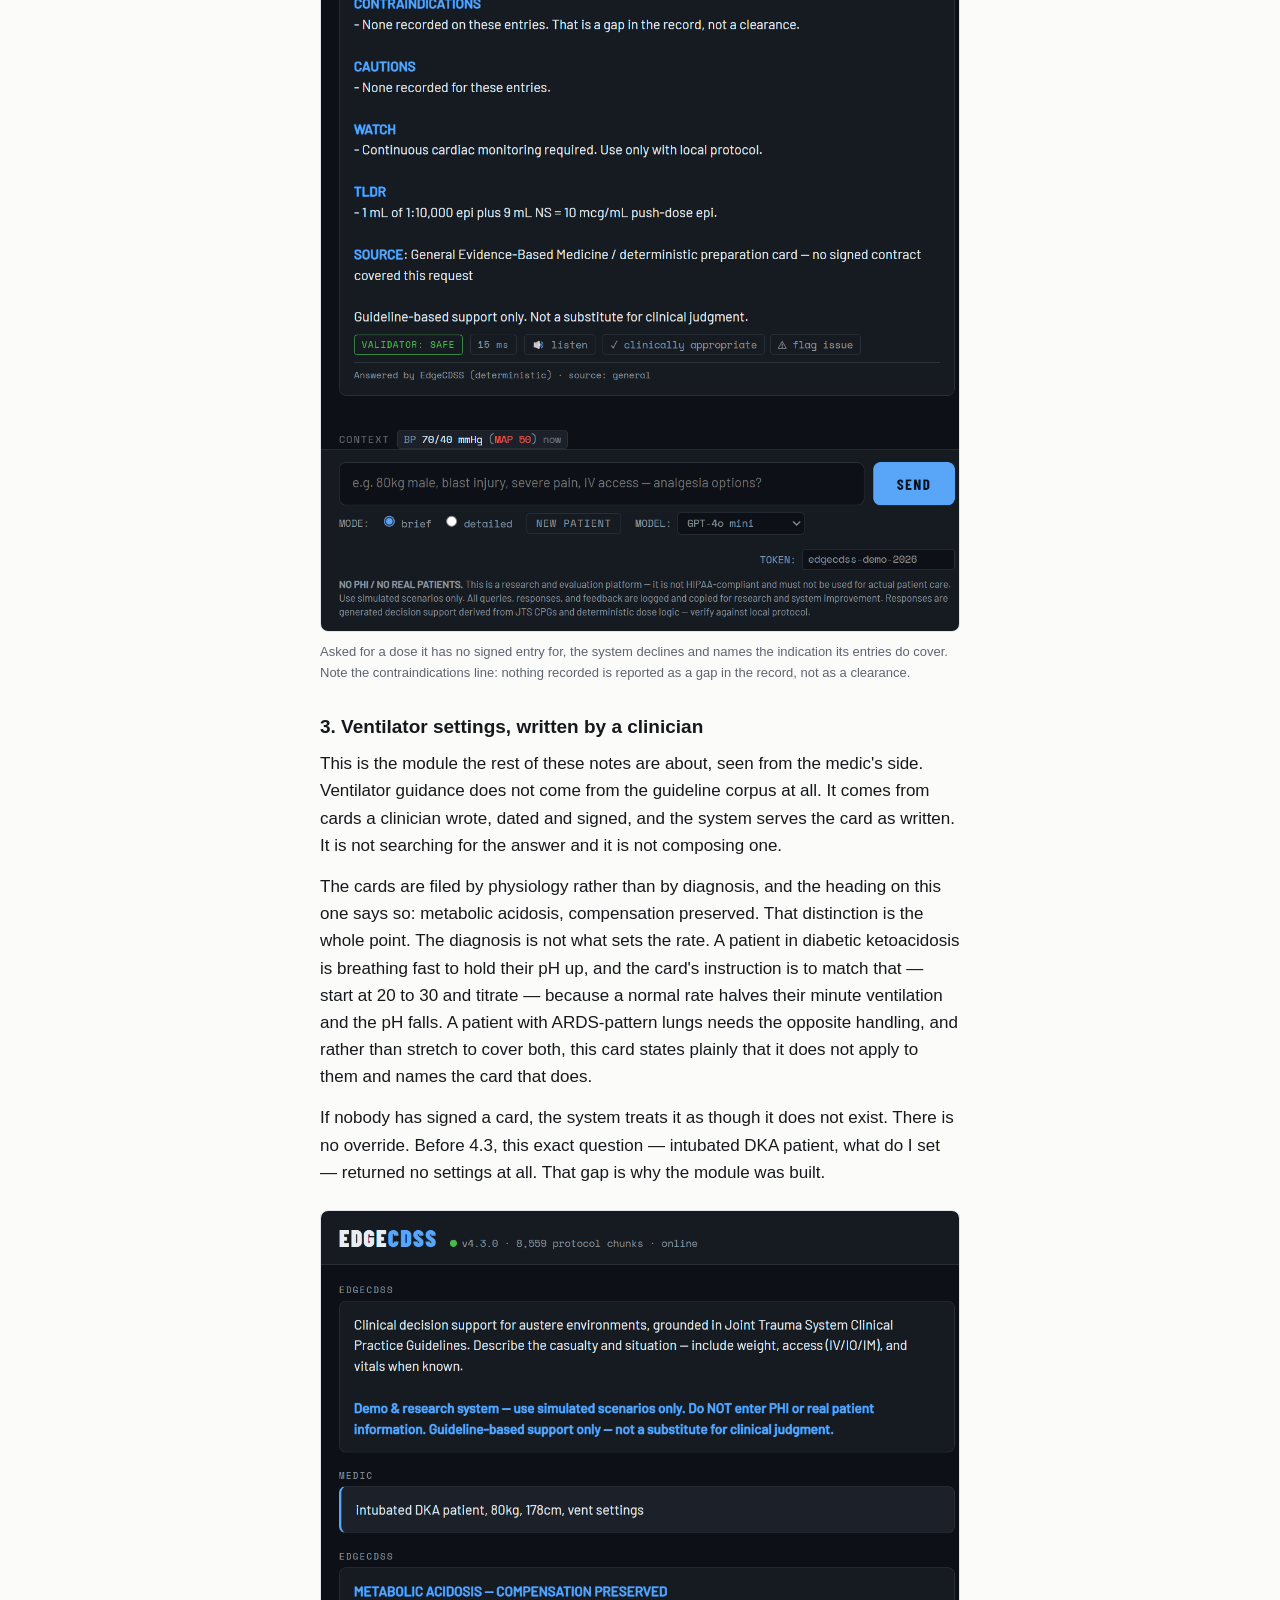
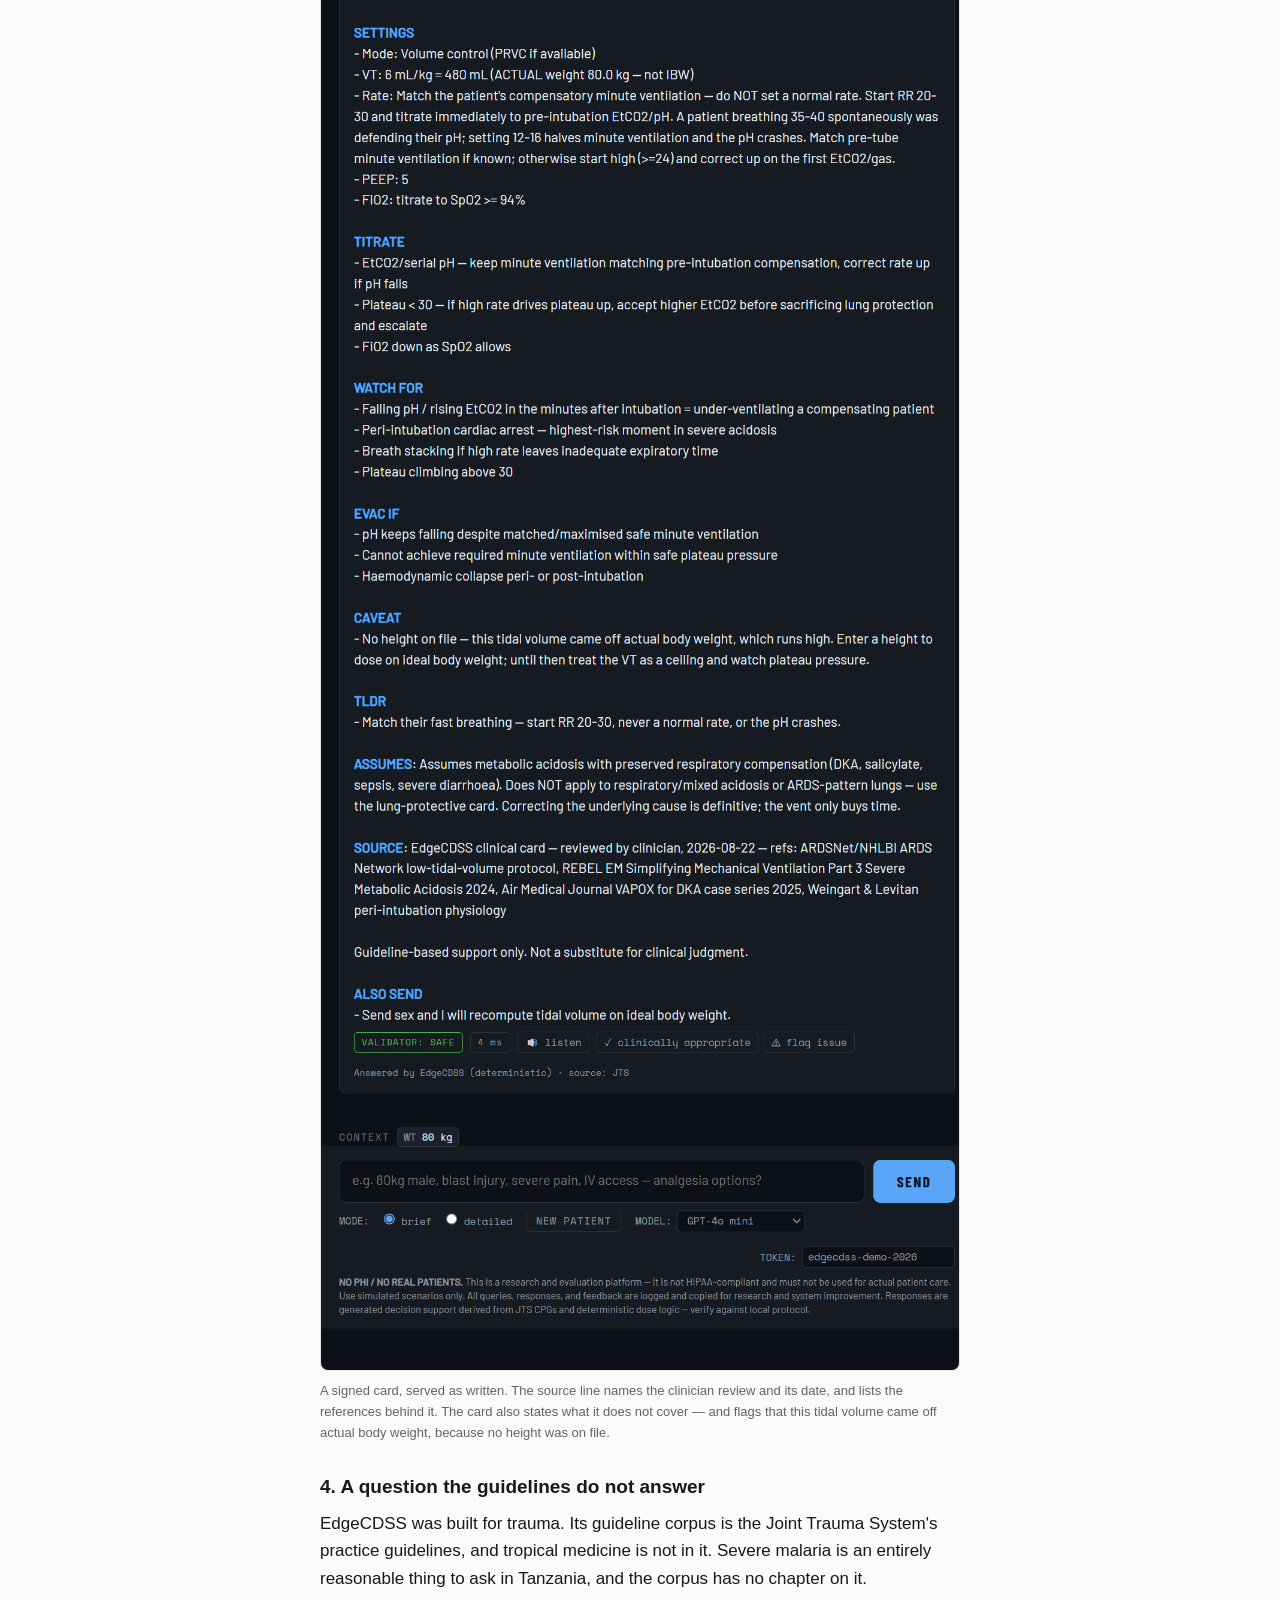
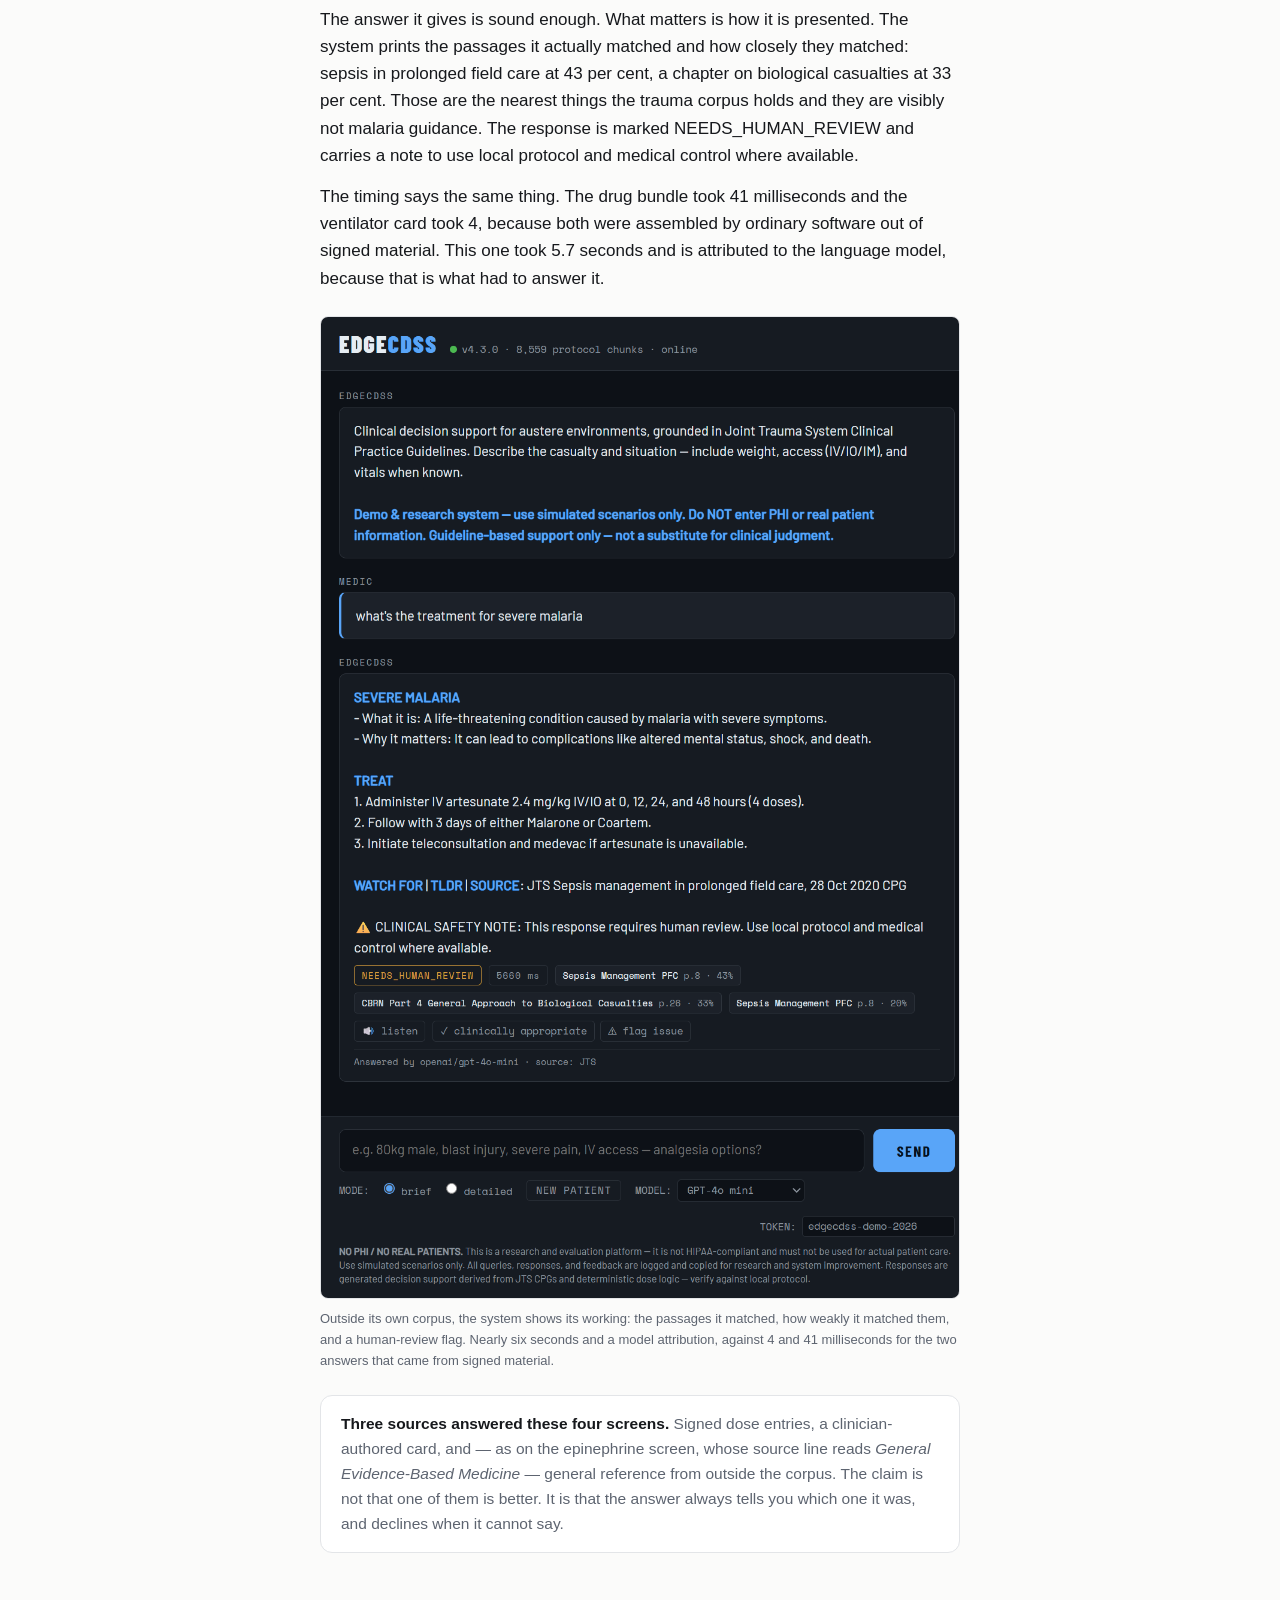
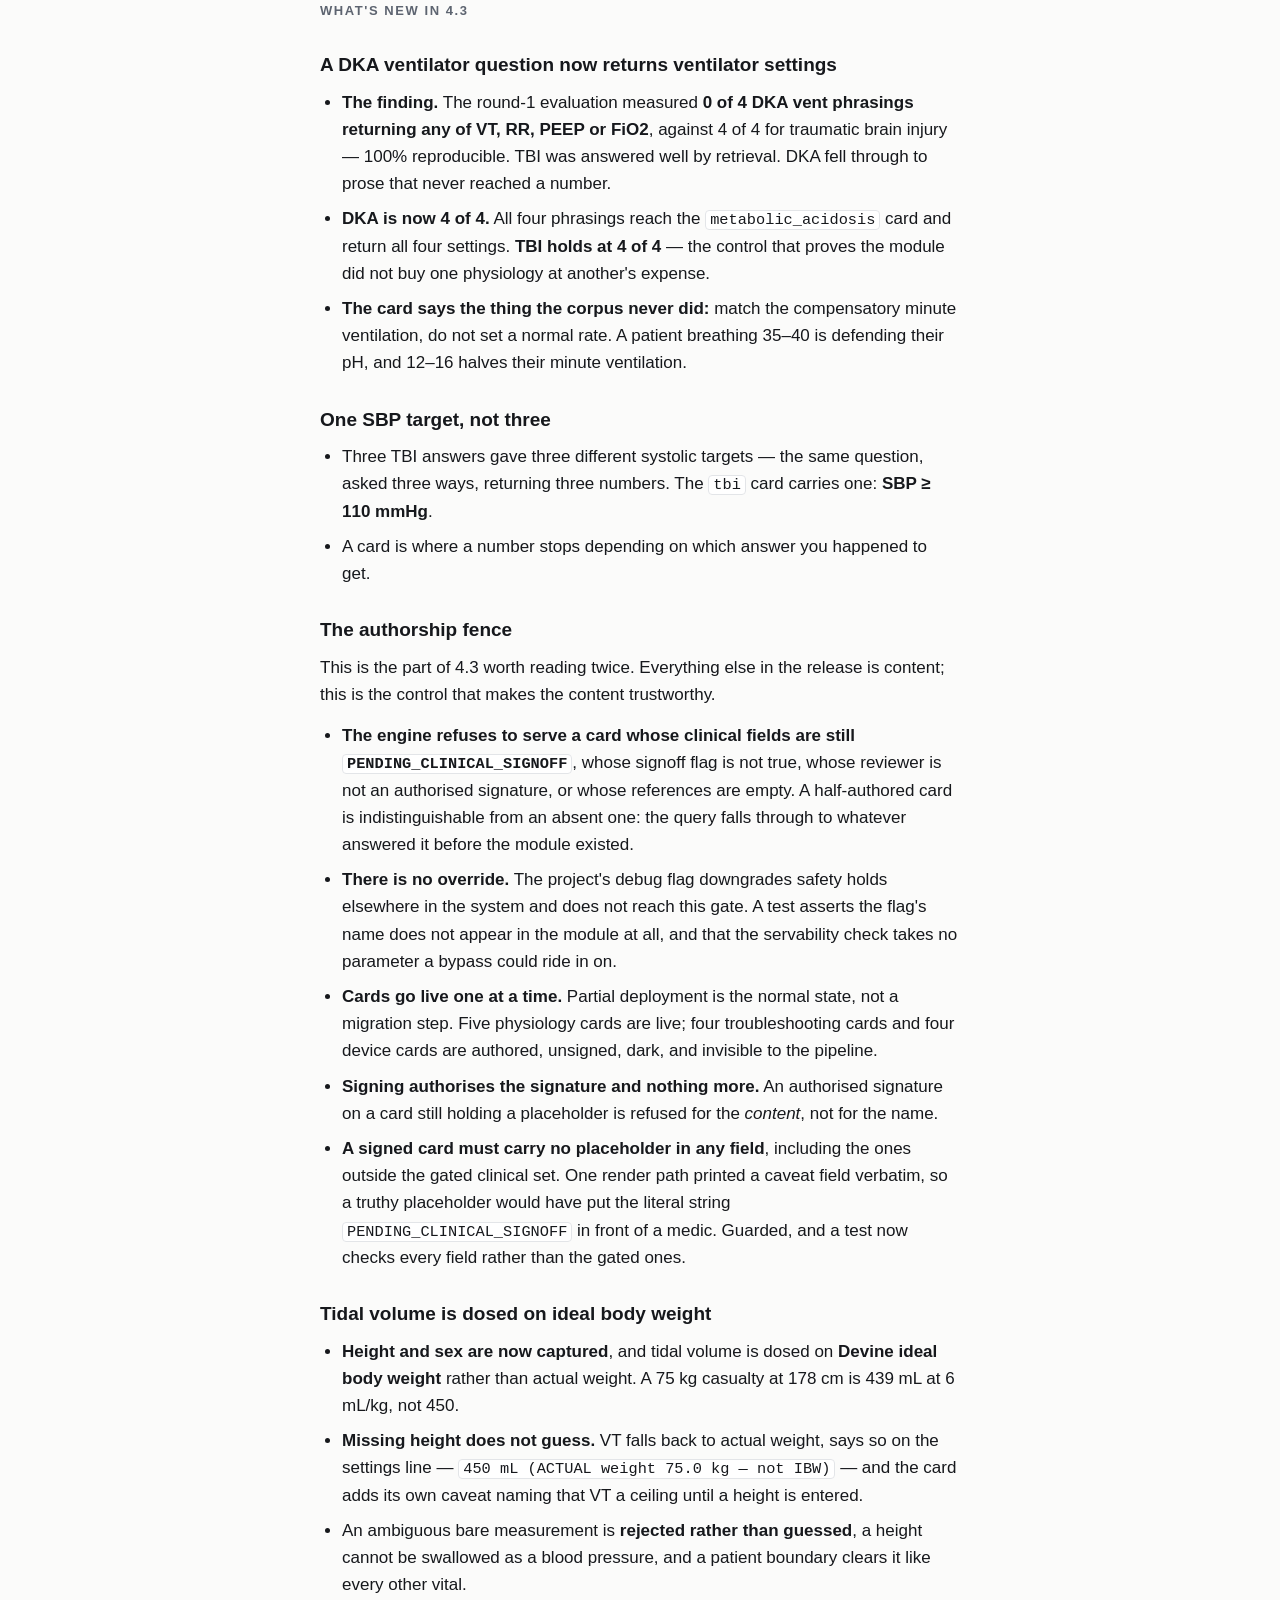
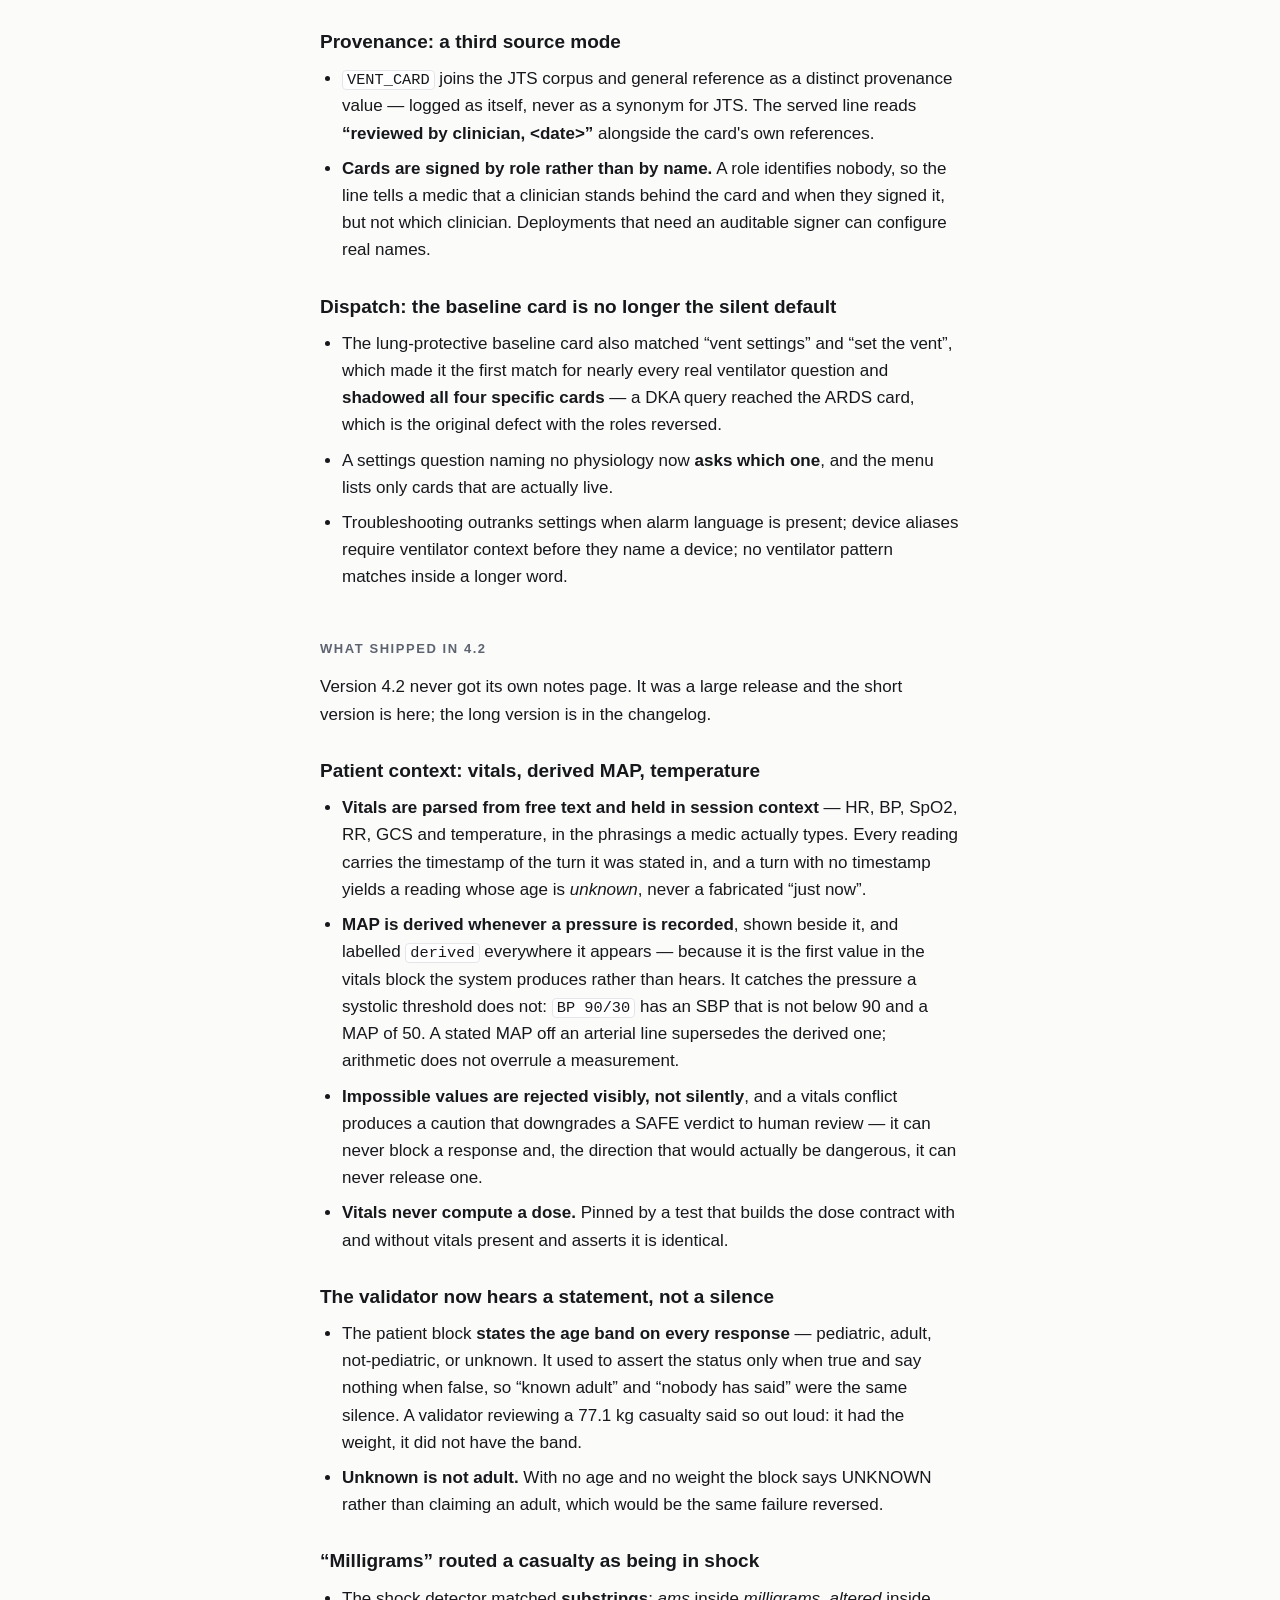
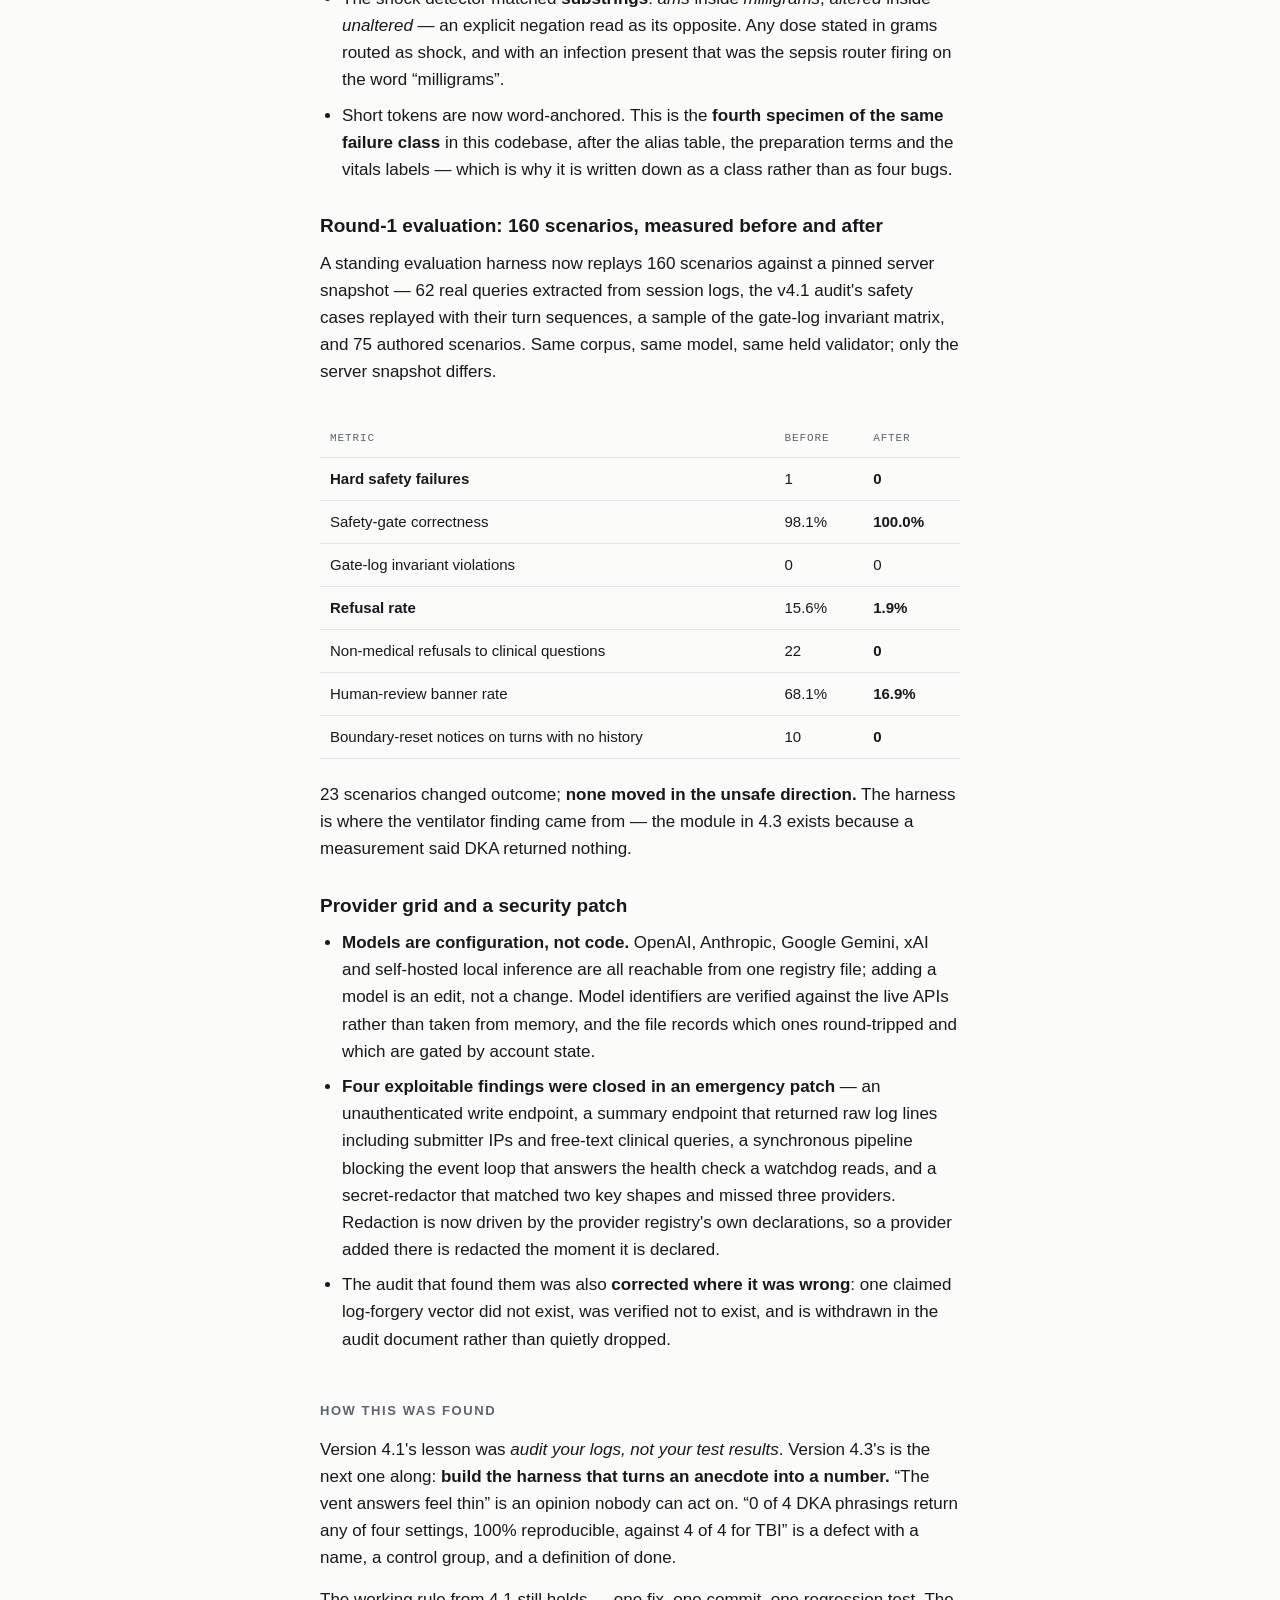
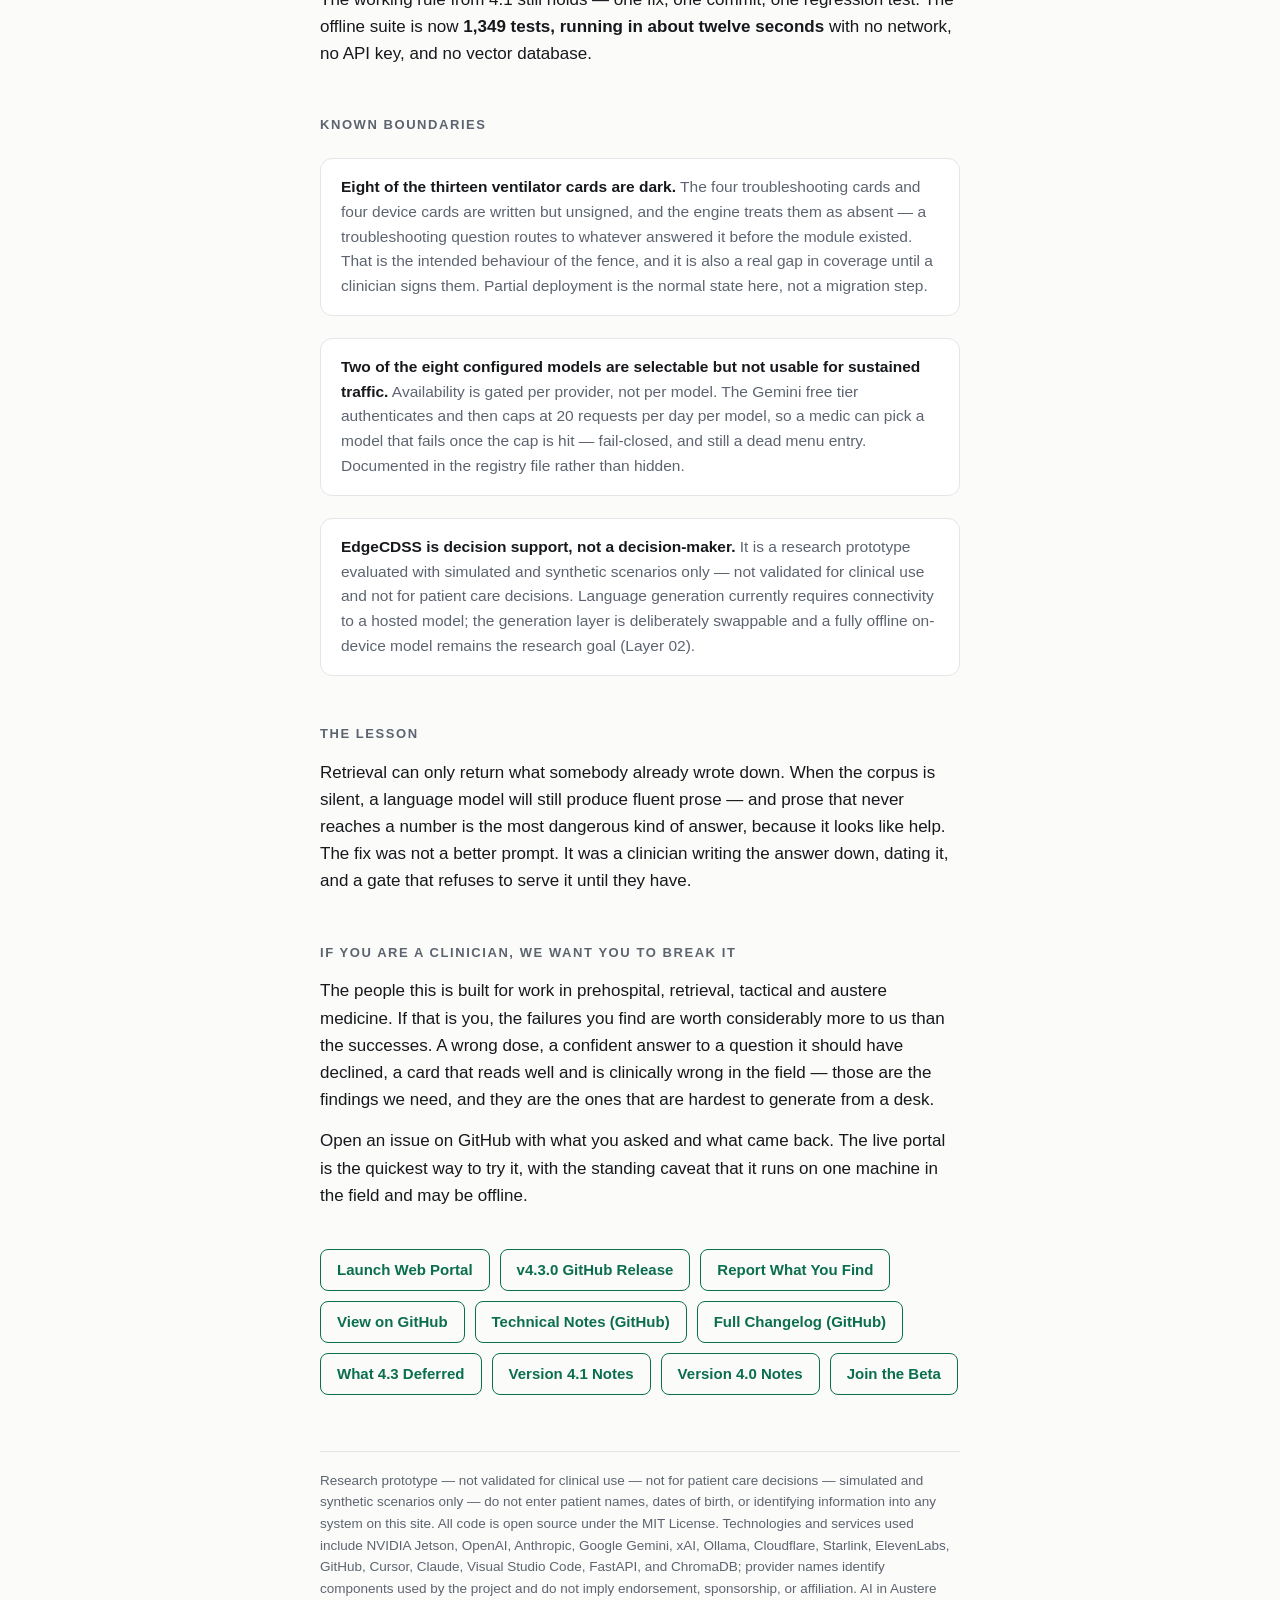
<file: web/v4.3-showcase.html>
<!DOCTYPE html>
<html lang="en">
<head>
<meta charset="UTF-8">
<title>EdgeCDSS 4.3 — Release Notes | AI in Austere Medicine Project</title>
<meta http-equiv="refresh" content="0; url=release-notes-4.3.html#in-practice">
<link rel="canonical" href="release-notes-4.3.html">
<script>window.location.replace("release-notes-4.3.html#in-practice");</script>
<style>body{background:#080e14;color:#c8d8e8;font-family:'Space Mono',monospace;display:flex;align-items:center;justify-content:center;min-height:100vh;margin:0}a{color:#0a84ff}</style>
</head>
<body>
<p>Moved — redirecting to the <a href="release-notes-4.3.html#in-practice">version 4.3 release notes</a>…</p>
</body>
</html>
</file>
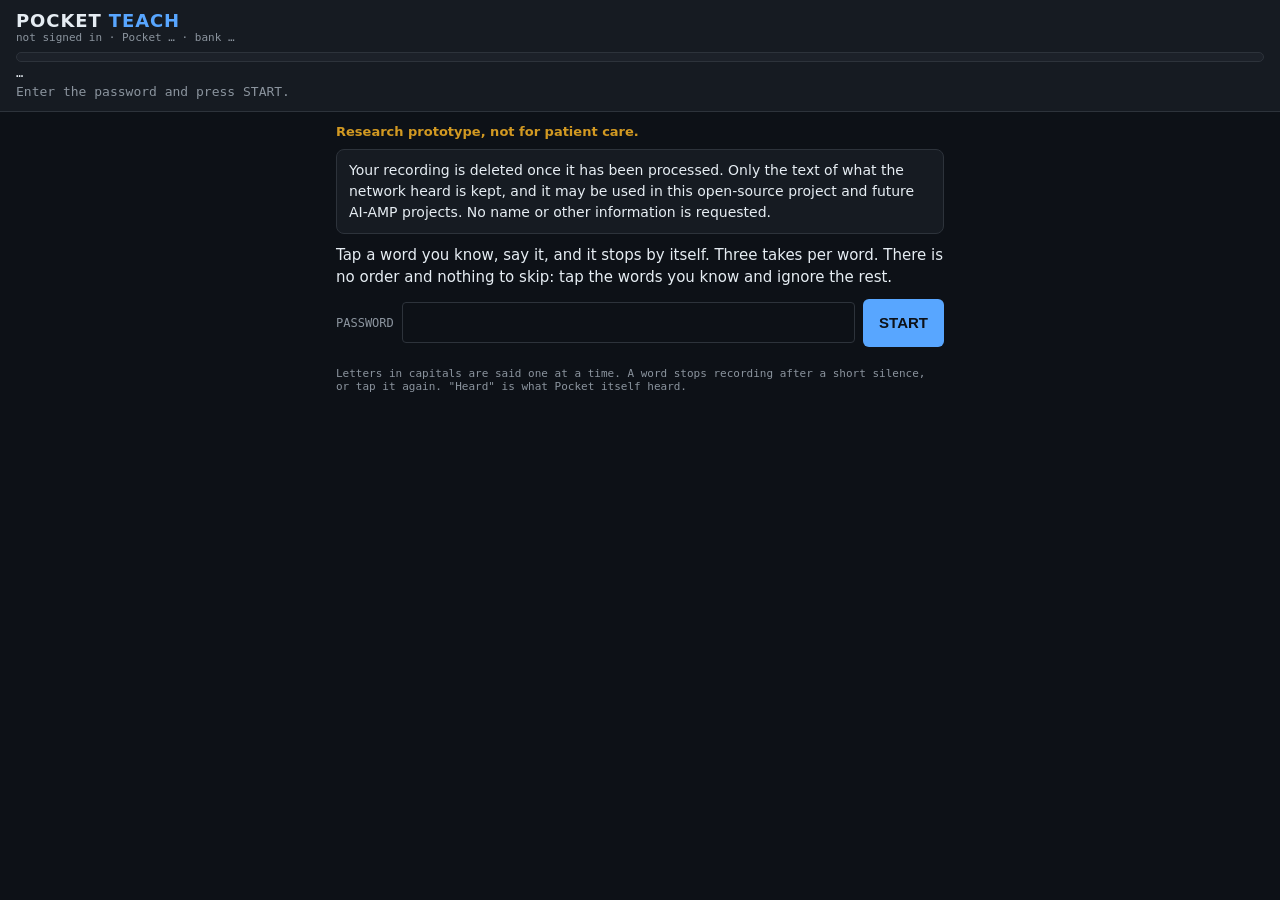
<file: server/static/pocket_teach.html>
<!DOCTYPE html>
<html lang="en">
<head>
<meta charset="UTF-8">
<meta name="viewport" content="width=device-width, initial-scale=1.0">
<meta name="robots" content="noindex, nofollow">
<title>Pocket teach</title>
<style>
:root {
  --bg: #0d1117; --panel: #161b22; --panel2: #1c2129; --border: #2d333b;
  --text: #e6edf3; --dim: #8b949e; --blue: #58a6ff; --green: #3fb950;
  --amber: #d29922; --red: #f85149; --mono: ui-monospace, 'SFMono-Regular', Menlo, monospace;
}
* { margin: 0; padding: 0; box-sizing: border-box; }
body { background: var(--bg); color: var(--text); font-family: system-ui, sans-serif; min-height: 100vh; }
header { position: sticky; top: 0; z-index: 2; border-bottom: 1px solid var(--border); padding: 10px 16px;
         background: var(--panel); }
header h1 { font-size: 18px; font-weight: 800; letter-spacing: .05em; }
header h1 span { color: var(--blue); }
.meta { font-family: var(--mono); font-size: 11px; color: var(--dim); }
#bar { height: 10px; background: var(--panel2); border: 1px solid var(--border); border-radius: 5px; margin-top: 8px; overflow: hidden; }
#bar i { display: block; height: 100%; width: 0; background: var(--green); transition: width .3s; }
#progress { font-family: var(--mono); font-size: 12px; margin-top: 4px; }
#note { font-family: var(--mono); font-size: 13px; color: var(--dim); min-height: 1.3em; margin-top: 4px; }
#note.err { color: var(--red); } #note.rec { color: var(--amber); }
main { max-width: 640px; margin: 0 auto; padding: 12px 16px 48px; display: grid; grid-template-columns: minmax(0, 1fr); gap: 10px; }
.notice { font-size: 13px; color: var(--amber); font-weight: 700; }
#consent { font-size: 14px; line-height: 1.5; background: var(--panel); border: 1px solid var(--border); border-radius: 8px; padding: 10px 12px; }
#how { font-size: 15px; line-height: 1.5; }
#tokenrow { display: flex; gap: 8px; align-items: center; font-family: var(--mono); font-size: 12px; color: var(--dim); }
#password { flex: 1; min-width: 0; background: var(--bg); color: var(--text); border: 1px solid var(--border);
            border-radius: 4px; padding: 10px 8px; font-family: var(--mono); font-size: 16px; }
#load { background: var(--blue); color: #0d1117; border: 0; border-radius: 6px; padding: 12px 16px; font-weight: 800; font-size: 15px; min-height: 48px; }
h2 { font-size: 13px; letter-spacing: .1em; text-transform: uppercase; color: var(--dim); margin: 14px 0 2px; }
h2.first { color: var(--amber); }
.word { display: block; width: 100%; text-align: left; background: var(--panel); color: var(--text);
        border: 1px solid var(--border); border-left: 5px solid var(--border); border-radius: 8px;
        padding: 12px 14px; min-height: 56px; font-size: 19px; font-weight: 700; cursor: pointer;
        touch-action: manipulation; -webkit-tap-highlight-color: transparent; user-select: none; -webkit-user-select: none; }
.word.alias { margin-left: 22px; width: calc(100% - 22px); font-weight: 600; font-size: 17px; }
.word .sub { display: flex; justify-content: space-between; gap: 8px; font-size: 12px; font-weight: 400; color: var(--dim); margin-top: 4px; font-family: var(--mono); }
.word .dots b { display: inline-block; width: 11px; height: 11px; border-radius: 50%; border: 2px solid var(--dim); margin-left: 3px; vertical-align: middle; }
.word .dots b.on { background: var(--blue); border-color: var(--blue); }
.word.part { border-left-color: var(--blue); }
.word.done { border-left-color: var(--green); background: #12261a; }
.word.done .dots b.on { background: var(--green); border-color: var(--green); }
.word.rec { border-color: var(--red); border-left-color: var(--red); background: #3a1416; }
.word.wait { opacity: .6; }
.word .heard.ok { color: var(--green); } .word .heard.miss { color: var(--red); }
.star { color: var(--amber); }
</style>
</head>
<body>
<header>
  <h1>POCKET <span>TEACH</span></h1>
  <div class="meta"><span id="speaker">not signed in</span> · Pocket <span id="pocket-version">…</span> · bank <span id="bank-version">…</span></div>
  <div id="bar" aria-hidden="true"><i></i></div>
  <div id="progress">…</div>
  <div id="note" role="status" aria-live="polite">Enter the password and press START.</div>
</header>
<main>
  <p class="notice">Research prototype, not for patient care.</p>
  <p id="consent">Your recording is deleted once it has been processed. Only the text of what the network heard is kept, and it may be used in this open-source project and future AI-AMP projects. No name or other information is requested.</p>
  <p id="how">Tap a word you know, say it, and it stops by itself. Three takes per word. There is no order and nothing to skip: tap the words you know and ignore the rest.</p>
  <div id="tokenrow">PASSWORD <input id="password" type="password" autocomplete="off"><button id="load" type="button">START</button></div>
  <div id="list"></div>
  <p class="meta">Letters in capitals are said one at a time. A word stops recording after a short silence, or tap it again. "Heard" is what Pocket itself heard.</p>
</main>

<script>
'use strict';
const $ = id => document.getElementById(id);
const RATE = 16000, TAKES_DEFAULT = 3;
// The recorder: speech is a chunk louder than LOUD; after speech, SILENCE_MS of quiet
// ends the take; with no speech by NOTHING_MS it ends as nothing heard; MAX_MS caps it.
const LOUD = 0.04, SILENCE_MS = 700, NOTHING_MS = 4000, MAX_MS = 5500, PREROLL_MS = 300, MIN_S = 0.3;
let words = [], takes = TAKES_DEFAULT, mic = null, rec = null, busy = false, speakerKey = '';

const token = () => $('password').value.trim();
const hdr = extra => Object.assign({ 'X-Teach-Password': token() }, speakerKey ? { 'X-Speaker-Key': speakerKey } : {}, extra || {});
const store = (k, v) => { try { localStorage.setItem(k, v); } catch (e) {} };
const fetchStored = k => { try { return localStorage.getItem(k) || ''; } catch (e) { return ''; } };
$('password').value = fetchStored('pocket-teach-password') || fetchStored('pocket-owner-token');
speakerKey = fetchStored('pocket-teach-speaker-key');
const esc = s => String(s == null ? '' : s).replace(/[&<>"]/g, c => ({ '&': '&amp;', '<': '&lt;', '>': '&gt;', '"': '&quot;' }[c]));
function note(t, cls) { $('note').textContent = t; $('note').className = cls || ''; }
async function detail(r) {
  try { const d = await r.json(); if (d && typeof d.detail === 'string') return d.detail; } catch (e) {}
  return 'HTTP ' + r.status;
}

// ── the list, laid out like the printed checklist ──
const TITLES = { drugs: 'Drug names', routes: 'Routes', procedures: 'Procedures', commands: 'Commands' };
const count = w => (w.recorded || []).length;
const nextTake = w => { for (let n = 1; n <= takes; n++) if (!(w.recorded || []).includes(n)) return n; return 0; };

function button(w, i, alias) {
  const n = count(w), cls = ['word'];
  if (alias) cls.push('alias');
  if (n >= takes) cls.push('done'); else if (n) cls.push('part');
  const dots = Array.from({ length: takes }, (_, k) => `<b class="${k < n ? 'on' : ''}"></b>`).join('');
  const heard = w.heard ? `<span class="heard ${w.heardOk ? 'ok' : 'miss'}">heard “${esc(w.heard)}”</span>` : `<span>${esc(w.note || '')}</span>`;
  return `<button type="button" class="${cls.join(' ')}" data-i="${i}">` +
         `${w.record_first ? '<span class="star">★ </span>' : ''}${esc(w.show)}` +
         `<span class="sub">${heard}<span class="dots" aria-label="${n} of ${takes} takes">${n}/${takes}${dots}</span></span></button>`;
}

function render() {
  let html = '';
  const first = words.map((w, i) => [w, i]).filter(([w]) => w.record_first);
  if (first.length) html += `<h2 class="first">★ Record first</h2>` + first.map(([w, i]) => button(w, i, false)).join('');
  const groups = {};
  words.forEach((w, i) => { (groups[w.group] = groups[w.group] || []).push([w, i]); });
  for (const g of ['drugs', 'routes', 'procedures', 'commands']) {
    if (!groups[g]) continue;
    html += `<h2>${TITLES[g]}</h2>` + groups[g].map(([w, i]) => button(w, i, g === 'drugs' && !w.primary)).join('');
  }
  $('list').innerHTML = html;
  const done = words.filter(w => count(w) >= takes).length;
  $('progress').textContent = `${done} of ${words.length} words done`;
  $('bar').querySelector('i').style.width = (words.length ? 100 * done / words.length : 0) + '%';
  if (rec) mark(rec.i, 'rec');
}
function mark(i, cls) {
  document.querySelectorAll(`.word[data-i="${i}"]`).forEach(b => b.classList.add(cls));
}

async function load() {
  store('pocket-teach-password', token());
  note('starting…');
  if (!await openMic()) return;
  let r;
  try { r = await fetch('/pocket/teach/hello', { method: 'POST', headers: hdr() }); } catch (e) { note('Not started: ' + e, 'err'); return; }
  if (!r.ok) { note(await detail(r), 'err'); return; }
  const me = await r.json();
  speakerKey = me.speaker_key || '';
  store('pocket-teach-speaker-key', speakerKey);
  $('speaker').textContent = 'you are ' + me.speaker;
  try { r = await fetch('/pocket/teach/words', { headers: hdr() }); } catch (e) { note('Not loaded: ' + e, 'err'); return; }
  if (!r.ok) { note(await detail(r), 'err'); return; }
  const d = await r.json();
  words = d.words; takes = d.takes || TAKES_DEFAULT;
  $('pocket-version').textContent = (d.pocket_commit || '').slice(0, 12);
  $('bank-version').textContent = d.bank_version || '';
  render();
  note('Ready. Tap a word and say it.');
}

// ── the microphone: asked for once, kept open, so a tap records at once ──
async function openMic() {
  if (mic) return true;
  if (!window.isSecureContext || !(navigator.mediaDevices && navigator.mediaDevices.getUserMedia)) {
    note('The microphone needs https: open the portal\'s https address.', 'err'); return false;
  }
  let stream;
  try {
    stream = await navigator.mediaDevices.getUserMedia({ audio: { channelCount: 1, echoCancellation: true, noiseSuppression: true } });
  } catch (err) { note('The microphone did not open: ' + ((err && err.name) || err), 'err'); return false; }
  const Ctx = window.AudioContext || window.webkitAudioContext;
  const ctx = new Ctx();
  if (ctx.state === 'suspended' && ctx.resume) ctx.resume().catch(() => {});
  const src = ctx.createMediaStreamSource(stream), node = ctx.createScriptProcessor(2048, 1, 1);
  mic = { ctx, stream, src, node, rate: ctx.sampleRate, ring: [], ringMax: 1 };
  node.onaudioprocess = ev => hearChunk(new Float32Array(ev.inputBuffer.getChannelData(0)), performance.now());
  src.connect(node); node.connect(ctx.destination);
  return true;
}

// One chunk of audio: kept as pre-roll when nothing records; otherwise added to the
// take, and the take ends on silence after speech, on nothing heard, or at the cap.
function hearChunk(c, now) {
  let p = 0; for (let i = 0; i < c.length; i++) p = Math.max(p, Math.abs(c[i]));
  const r = rec;
  if (!r) {
    mic.ring.push(c);
    mic.ringMax = Math.max(1, Math.ceil(PREROLL_MS / 1000 * mic.rate / c.length));
    while (mic.ring.length > mic.ringMax) mic.ring.shift();
    return;
  }
  r.chunks.push(c); r.peak = Math.max(r.peak, p);
  if (p >= LOUD) { r.spoke = true; r.lastLoud = now; }
  const why = ends(r, now);
  if (why) stop(why);
  else note('● recording “' + words[r.i].show + '” · ' + ((now - r.t0) / 1000).toFixed(1) + ' s', 'rec');
}
function ends(r, now) {
  if (r.spoke && now - r.lastLoud >= SILENCE_MS) return 'silence';
  if (!r.spoke && now - r.t0 >= NOTHING_MS) return 'nothing';
  if (now - r.t0 >= MAX_MS) return 'max';
  return '';
}

function tap(i) {
  const w = words[i];
  if (rec) { if (rec.i === i) stop('tap'); else note('Recording “' + words[rec.i].show + '”: tap it to stop.', 'err'); return; }
  if (busy) { note('Still hearing the last one…', 'rec'); return; }
  if (!mic) { note('Press START first.', 'err'); return; }
  const take = nextTake(w);
  if (!take) { note('“' + w.show + '” has its ' + takes + ' takes. Thank you.'); return; }
  if (mic.ctx.state === 'suspended' && mic.ctx.resume) mic.ctx.resume().catch(() => {});
  rec = { i, take, chunks: mic.ring.slice(), peak: 0, spoke: false, t0: performance.now(), lastLoud: 0 };
  mic.ring = [];
  mark(i, 'rec');
  note('● say “' + w.show + '”', 'rec');
}

async function stop(why) {
  const r = rec; if (!r) return;
  rec = null;
  render();
  if (why === 'nothing') { note('Nothing heard. Tap the word and say it.', 'err'); return; }
  const samples = downsample(r.chunks, mic.rate);
  if (samples.length < MIN_S * RATE || r.peak < 0.01) { note('Too quiet: check the microphone.', 'err'); return; }
  await send(r.i, r.take, samples);
}

async function send(i, take, samples) {
  const w = words[i];
  busy = true; mark(i, 'wait'); note('hearing “' + w.show + '”…');
  try {
    const r = await fetch(`/pocket/teach/clip?word_id=${encodeURIComponent(w.id)}&take=${take}`,
      { method: 'POST', headers: hdr({ 'Content-Type': 'audio/wav' }), body: wav16k(samples) });
    if (!r.ok) { note((r.status === 429 || r.status === 413 ? '' : 'Not stored: ') + (await detail(r)), 'err'); return; }
    const d = await r.json();
    w.recorded = Array.from(new Set([...(w.recorded || []), take])).sort();
    w.heard = (d.pocket && d.pocket.heard) || '(nothing)';
    w.heardOk = !!d.as_itself;
    note(`Take ${take} of “${w.show}”: Pocket heard “${w.heard}”${d.as_itself ? '' : ', not the word'}.`);
  } catch (e) { note('Not stored: ' + e, 'err'); }
  finally { busy = false; render(); }
}

$('load').addEventListener('click', load);
$('list').addEventListener('click', e => {
  const b = e.target.closest && e.target.closest('.word');
  if (b) tap(Number(b.dataset.i));
});

// ── 16 kHz mono WAV, as /pocket sends ──
function downsample(chunks, rate) {
  let n = 0; chunks.forEach(c => { n += c.length; });
  const all = new Float32Array(n); let o = 0;
  chunks.forEach(c => { all.set(c, o); o += c.length; });
  if (rate === RATE) return all;
  const ratio = rate / RATE, out = new Float32Array(Math.floor(n / ratio));
  for (let i = 0; i < out.length; i++) {
    const a = Math.floor(i * ratio), b = Math.min(n, Math.floor((i + 1) * ratio));
    let s = 0; for (let j = a; j < b; j++) s += all[j];
    out[i] = b > a ? s / (b - a) : 0;
  }
  return out;
}
function wav16k(samples) {
  const bytes = new Uint8Array(44 + samples.length * 2), v = new DataView(bytes.buffer);
  const tag = (o, t) => { for (let i = 0; i < 4; i++) bytes[o + i] = t.charCodeAt(i); };
  tag(0, 'RIFF'); v.setUint32(4, 36 + samples.length * 2, true); tag(8, 'WAVE');
  tag(12, 'fmt '); v.setUint32(16, 16, true); v.setUint16(20, 1, true); v.setUint16(22, 1, true);
  v.setUint32(24, RATE, true); v.setUint32(28, RATE * 2, true);
  v.setUint16(32, 2, true); v.setUint16(34, 16, true);
  tag(36, 'data'); v.setUint32(40, samples.length * 2, true);
  for (let i = 0; i < samples.length; i++) {
    const x = Math.max(-1, Math.min(1, samples[i]));
    v.setInt16(44 + i * 2, x < 0 ? x * 32768 : x * 32767, true);
  }
  return bytes;
}
</script>
</body>
</html>
</file>
<file: web/site.css>
/* AI-AMP site: one stylesheet for every page (owner, 2026-11-15). Light by default,
   dark when the reader's system is dark. System fonts only. */
:root {
  --bg: #fbfbfa; --fg: #16181c; --muted: #5d6470; --line: #e3e5e8;
  --card: #ffffff; --accent: #0b6e4f; --warn-bg: #fff7e0; --warn-fg: #6b4e00;
  --mono: ui-monospace, SFMono-Regular, Menlo, Consolas, monospace;
}
@media (prefers-color-scheme: dark) {
  :root {
    --bg: #0e1013; --fg: #e9ebee; --muted: #9aa3ae; --line: #252a31;
    --card: #14171b; --accent: #4fd1a1; --warn-bg: #2a2410; --warn-fg: #e8cf7a;
  }
}
* { box-sizing: border-box; }
body {
  margin: 0; background: var(--bg); color: var(--fg);
  font: 17px/1.6 -apple-system, BlinkMacSystemFont, "Segoe UI", Roboto, Helvetica, Arial, sans-serif;
}
main, .wrap { max-width: 680px; margin: 0 auto; padding: 48px 20px 64px; }
.mono { font-family: var(--mono); }
a { color: var(--accent); }

/* ── the index ── */
.brand { font-size: 14px; letter-spacing: .08em; color: var(--muted); }
.brand b { color: var(--accent); }
h1 { font-size: clamp(30px, 6vw, 42px); line-height: 1.15; margin: 20px 0 14px; letter-spacing: -.02em; }
.lede { font-size: 19px; color: var(--muted); margin: 0 0 22px; }
.notice {
  background: var(--warn-bg); color: var(--warn-fg);
  border-radius: 8px; padding: 10px 14px; font-size: 14.5px; margin-bottom: 40px;
}
h2 {
  font-size: 13px; text-transform: uppercase; letter-spacing: .12em;
  color: var(--muted); margin: 44px 0 14px; font-weight: 600;
}
.card {
  background: var(--card); border: 1px solid var(--line); border-radius: 12px;
  padding: 20px 22px; margin-bottom: 14px;
}
.card h3 { margin: 0 0 6px; font-size: 21px; display: flex; align-items: baseline; gap: 10px; flex-wrap: wrap; }
.tag { font-size: 12px; color: var(--muted); border: 1px solid var(--line); border-radius: 999px; padding: 1px 9px; }
a.tag { text-decoration: none; }
a.tag:hover { color: var(--accent); border-color: var(--accent); }
.card p { margin: 0 0 14px; color: var(--muted); }
.meta { font-size: 13px; color: var(--muted); margin: -4px 0 14px; }
.links { display: flex; gap: 10px; flex-wrap: wrap; }
.btn {
  display: inline-block; text-decoration: none; font-weight: 600; font-size: 15px;
  padding: 8px 16px; border-radius: 8px; border: 1px solid var(--accent); color: var(--accent);
}
.btn.primary { background: var(--accent); color: var(--bg); }
.btn:hover { opacity: .85; }
ul.plain { list-style: none; padding: 0; margin: 0; }
ul.plain li { padding: 9px 0; border-bottom: 1px solid var(--line); }
ul.plain li:last-child { border-bottom: 0; }
ul.plain b { font-weight: 600; }
ul.plain span { color: var(--muted); }
.index { display: grid; grid-template-columns: repeat(auto-fill, minmax(200px, 1fr)); gap: 4px 20px; }
.index a { text-decoration: none; padding: 6px 0; font-size: 16px; }
.index a:hover { text-decoration: underline; }
iframe { width: 100%; height: 320px; border: 1px solid var(--line); border-radius: 12px; background: var(--card); }
footer { margin-top: 48px; padding-top: 18px; border-top: 1px solid var(--line); font-size: 13.5px; color: var(--muted); }

/* ── the long pages (ethics & governance, release notes) ── */
.back { font-family: var(--mono); font-size: 14px; letter-spacing: .04em; color: var(--muted); text-decoration: none; }
.back:hover { color: var(--accent); }
.kicker { font-family: var(--mono); font-size: 13px; letter-spacing: .1em; text-transform: uppercase; color: var(--accent); margin: 36px 0 0; }
.lede-sub, .sub { font-size: 17px; color: var(--muted); margin: 0 0 18px; }
.wrap .meta { margin: 6px 0 22px; font-family: var(--mono); }
.wrap h2 { margin-top: 48px; }
h3 { font-size: 19px; margin: 28px 0 8px; }
.wrap p { margin: 0 0 14px; }
.wrap ul { margin: 0 0 16px; padding-left: 22px; }
.wrap li { margin-bottom: 8px; }
.em { font-weight: 600; }
.muted { color: var(--muted); }
code { font-family: var(--mono); font-size: .9em; background: var(--card); border: 1px solid var(--line); border-radius: 4px; padding: 0 4px; }
.statgrid { display: grid; grid-template-columns: repeat(auto-fit, minmax(140px, 1fr)); gap: 10px; margin: 24px 0; }
.stat { background: var(--card); border: 1px solid var(--line); border-radius: 12px; padding: 16px 16px 14px; }
.stat b { display: block; font-size: 28px; line-height: 1.1; letter-spacing: -.01em; }
.stat b span { color: var(--accent); }
.stat small { display: block; margin-top: 4px; font-family: var(--mono); font-size: 11px; letter-spacing: .06em; text-transform: uppercase; color: var(--muted); }
.pipeline { background: var(--card); border: 1px solid var(--line); border-left: 3px solid var(--accent); border-radius: 12px; padding: 18px 22px; margin: 22px 0; }
.pipeline .flow { font-size: 20px; font-weight: 600; }
.pipeline p { color: var(--muted); font-size: 15px; margin: 8px 0 0; }
.callout { background: var(--card); border: 1px solid var(--line); border-radius: 12px; padding: 16px 20px; margin: 22px 0; font-size: 15.5px; color: var(--muted); }
.callout strong { color: var(--fg); }
.tablewrap { overflow-x: auto; }
table { width: 100%; border-collapse: collapse; margin: 22px 0; font-size: 15px; }
th, td { text-align: left; padding: 9px 10px; border-bottom: 1px solid var(--line); vertical-align: top; }
th { font-family: var(--mono); font-size: 11px; letter-spacing: .08em; text-transform: uppercase; color: var(--muted); font-weight: 400; }
figure { margin: 24px 0; }
figure img { display: block; width: 100%; height: auto; border: 1px solid var(--line); border-radius: 8px; }
figcaption { font-size: 13px; line-height: 1.6; color: var(--muted); margin-top: 10px; }
.wrap .links { margin-top: 40px; }
.disclaimer { margin-top: 56px; padding-top: 18px; border-top: 1px solid var(--line); font-size: 13.5px; color: var(--muted); line-height: 1.6; }
</file>
